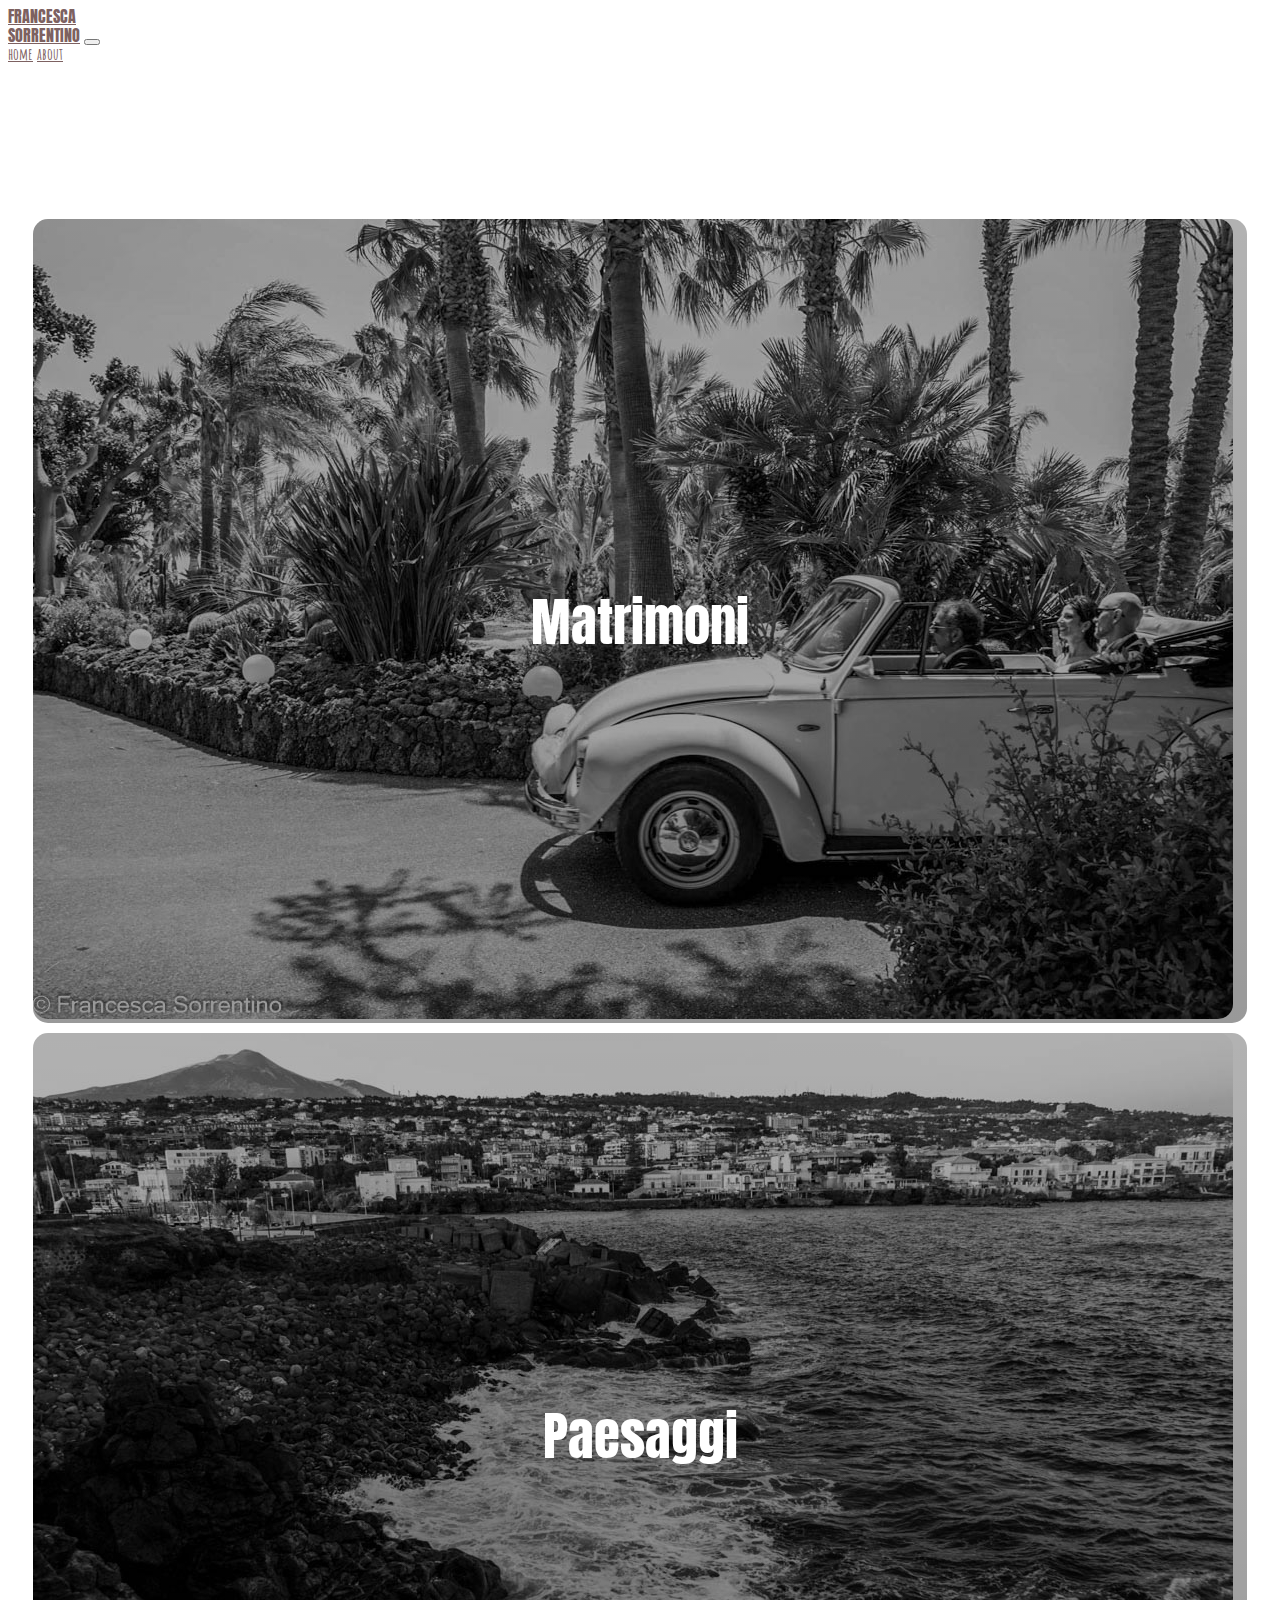
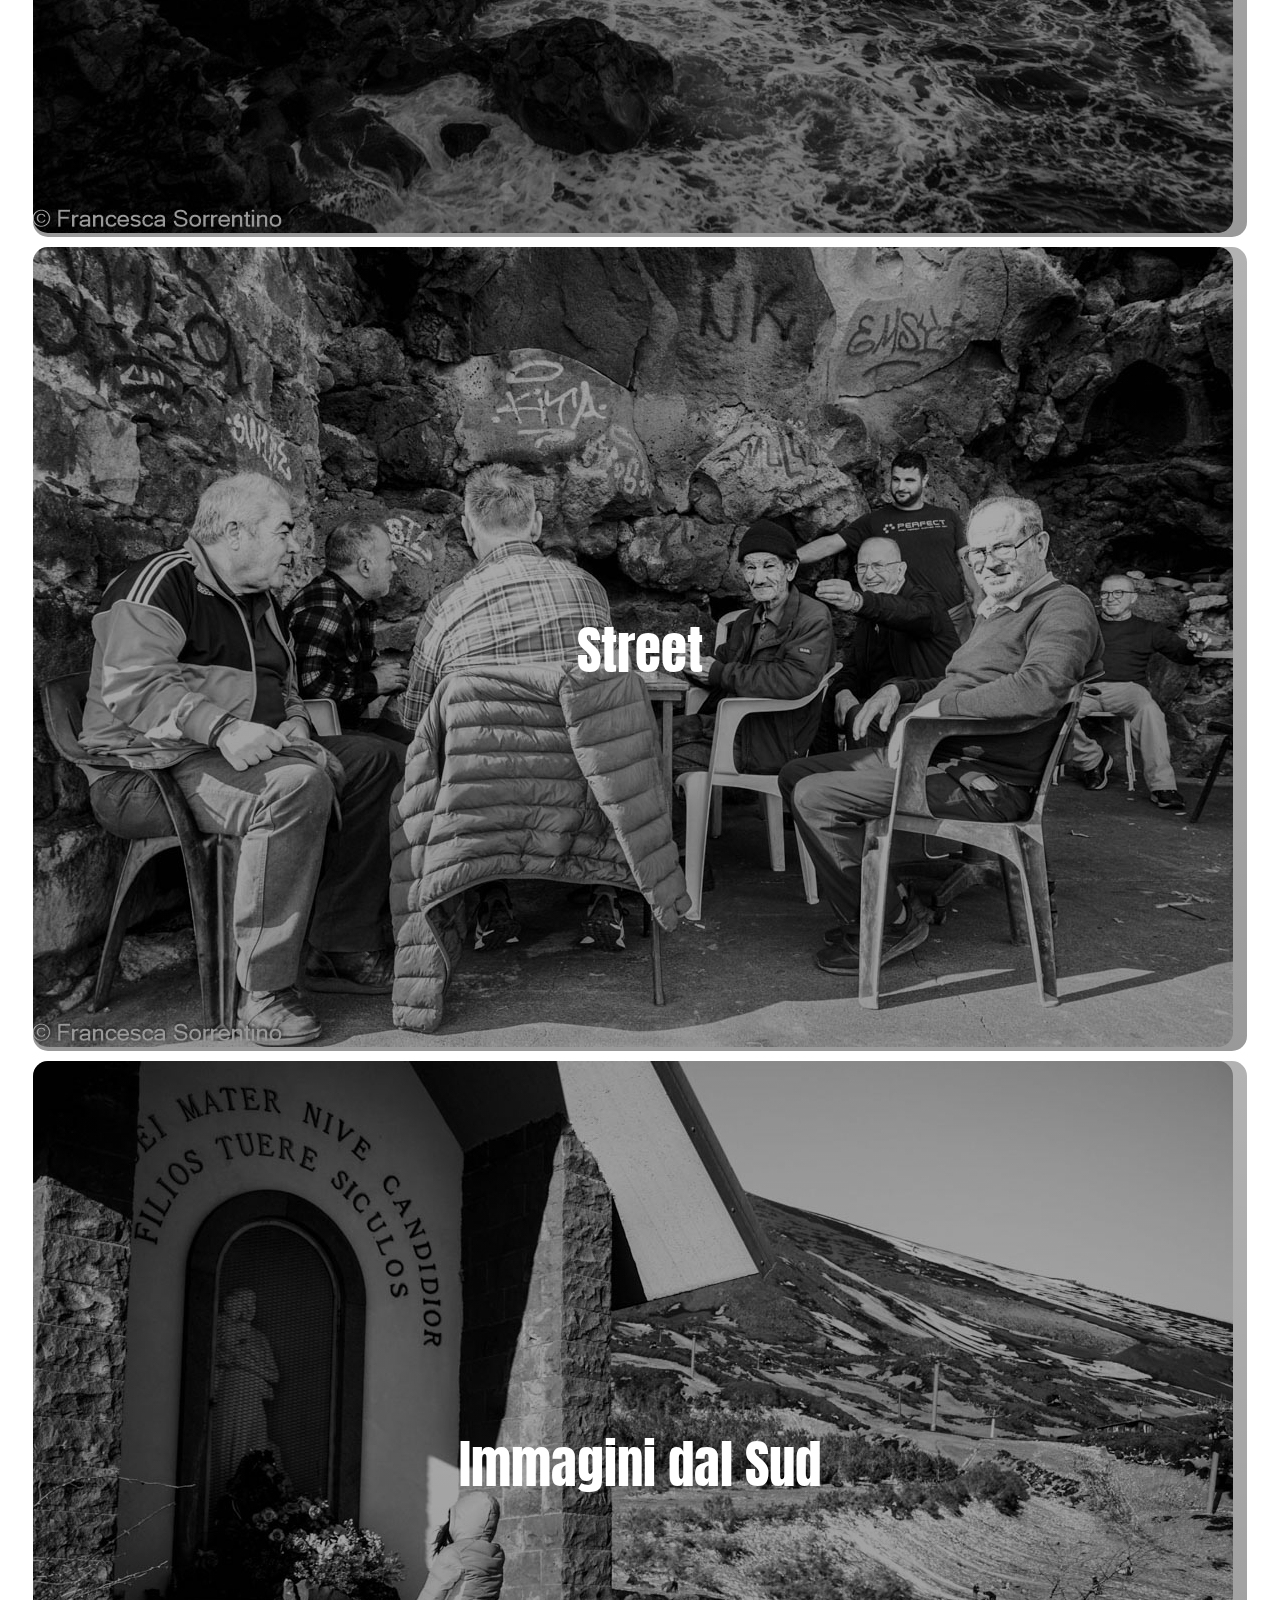
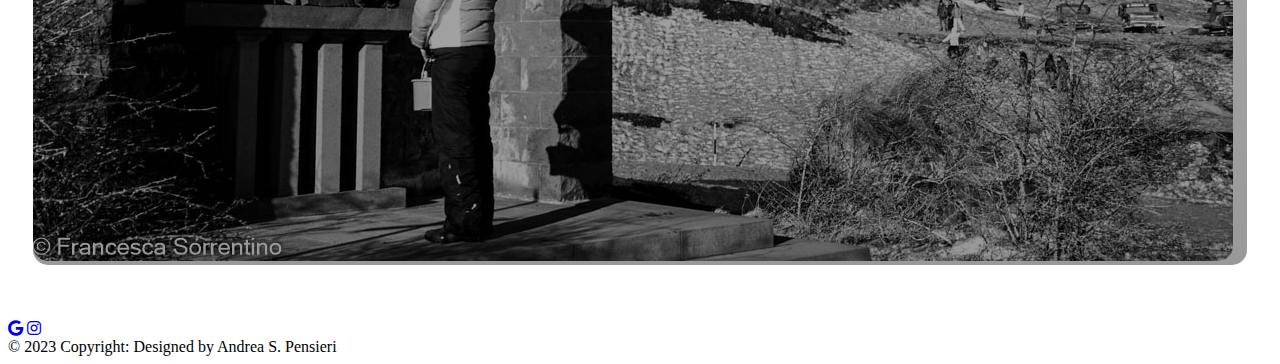
<file: index.html>
<!DOCTYPE html>
<html lang="it">
<head>
    <meta charset="UTF-8">
    <meta http-equiv="X-UA-Compatible" content="IE=edge">
    <meta name="viewport" content="width=device-width, initial-scale=1.0">
    <title>Francesca Sorrentino | HomePage</title>
    <meta name="description" content="Ecco qui alcuni shot dei miei lavori">
    <link rel="stylesheet" href="assets/css/style.css">
    <link href="https://cdn.jsdelivr.net/npm/bootstrap@5.3.0-alpha1/dist/css/bootstrap.min.css" rel="stylesheet" integrity="sha384-GLhlTQ8iRABdZLl6O3oVMWSktQOp6b7In1Zl3/Jr59b6EGGoI1aFkw7cmDA6j6gD" crossorigin="anonymous">

    <link rel="preconnect" href="https://fonts.googleapis.com">
    <link rel="preconnect" href="https://fonts.gstatic.com" crossorigin>
    <link href="https://fonts.googleapis.com/css2?family=Amatic+SC&display=swap" rel="stylesheet">
    <link href="https://fonts.googleapis.com/css2?family=Anton&family=Lobster&family=Rowdies:wght@300&display=swap" rel="stylesheet">

    <link rel="stylesheet" href="https://cdnjs.cloudflare.com/ajax/libs/font-awesome/6.0.0/css/all.min.css" integrity="sha512-9usAa10IRO0HhonpyAIVpjrylPvoDwiPUiKdWk5t3PyolY1cOd4DSE0Ga+ri4AuTroPR5aQvXU9xC6qOPnzFeg==" crossorigin="anonymous" referrerpolicy="no-referrer" />
</head>
<body>
  <nav class="navbar navbar-expand-lg bg-body-tertiary fixed-top pt-3 pb-3">
      <div class="container-md">
      <a class="navbar-brand fs-2" href="#">Francesca<br>Sorrentino</a>
      <button class="navbar-toggler" type="button" data-bs-toggle="collapse" data-bs-target="#navbarNavAltMarkup" aria-controls="navbarNavAltMarkup" aria-expanded="false" aria-label="Toggle navigation">
        <span class="navbar-toggler-icon"></span>
      </button>
      <div class="collapse navbar-collapse fs-4" id="navbarNavAltMarkup">
        <div class="navbar-nav text-center ms-auto">
          <a class="nav-link" aria-current="page" href="">Home</a>
          <a class="nav-link" href="about/index.html">About</a>
        </div>
      </div>
    </div>
  </nav>
  <main>
    <section class="gallery">
      <div class="container-lg">
          <div class="row g-4 row-cols-1 row-cols-md-2 ">
              <div class="col">
                  <div class="img-container">
                  <a class="img_link" href="matrimoni/index.html">
                  <img class="gallery-item" src="assets/img/matrimoni-home.jpg" alt="Una foto di un matrimonio">
                  <div class="img-overlay"></div>
                  <div class="centered">Matrimoni</div>
                  </a>
                  </div>
              </div>
              <div class="col">
                  <div class="img-container">
                  <a class="img_link" href="paesaggi/index.html">
                  <img class="gallery-item" src="assets/img/paesaggio-home.jpg" alt="Una foto di un paesaggio">
                  <div class="img-overlay"></div>
                  <div class="centered">Paesaggi</div>
                  </a>
                  </div>
              </div>
              <div class="col">
                  <div class="img-container">
                  <a class="img_link" href="street/index.html">
                  <img class="gallery-item" src="assets/img/street-home.jpg" alt="Una foto di strada">
                  <div class="img-overlay"></div>
                  <div class="centered">Street</div>
                  </a>
                  </div>
              </div>
              <div class="col">
                  <div class="img-container">
                  <a class="img_link" href="santasicilia/index.html">
                  <img class="gallery-item" src="assets/img/santasicilia-home.jpg" alt="Una foto della Sicilia">
                  <div class="img-overlay"></div>
                  <div class="centered">Immagini dal Sud</div>
                  </a>
                  </div>
              </div>
          </div>
    </section>
  </main>
  <footer class="text-center">
  <div class="container pt-4">
    <section class="mb-4">
      <a
        class="btn btn-link btn-floating btn-lg text-white m-1"
        href="mailto:francescasorrentinofoto@gmail.com"
        role="button"
        data-mdb-ripple-color="dark"
        ><i class="fab fa-google"></i
      ></a>
      <a
        class="btn btn-link btn-floating btn-lg text-white m-1"
        href="https://www.instagram.com/p/CafqqZOIcry/?hl=it"
        role="button"
        data-mdb-ripple-color="dark"
        ><i class="fab fa-instagram"></i
      ></a>
    </section>
  </div>
  <div class="text-center text-white p-3">
    © 2023 Copyright: Designed by Andrea S. Pensieri
  </div>
</footer>
    <script src="https://cdn.jsdelivr.net/npm/bootstrap@5.3.0-alpha1/dist/js/bootstrap.bundle.min.js" integrity="sha384-w76AqPfDkMBDXo30jS1Sgez6pr3x5MlQ1ZAGC+nuZB+EYdgRZgiwxhTBTkF7CXvN" crossorigin="anonymous"></script>
</body>
</html>
</file>
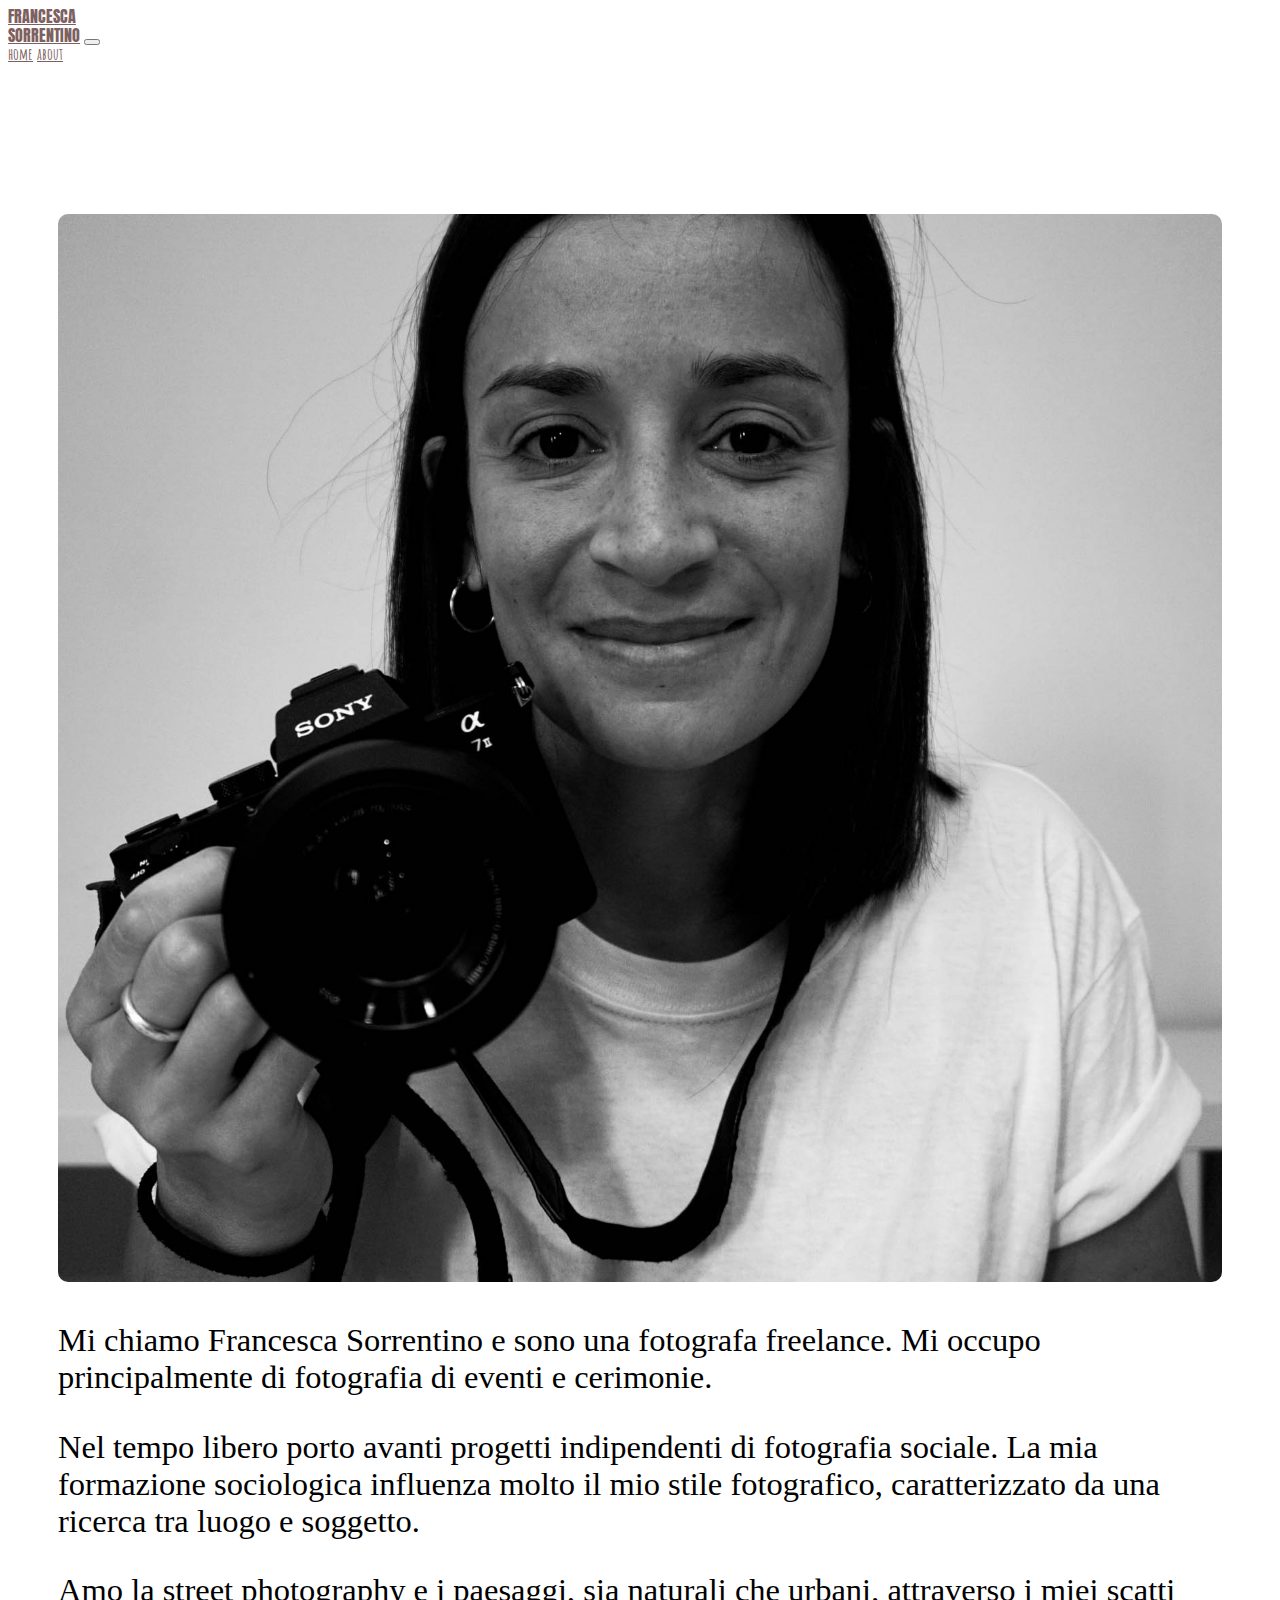
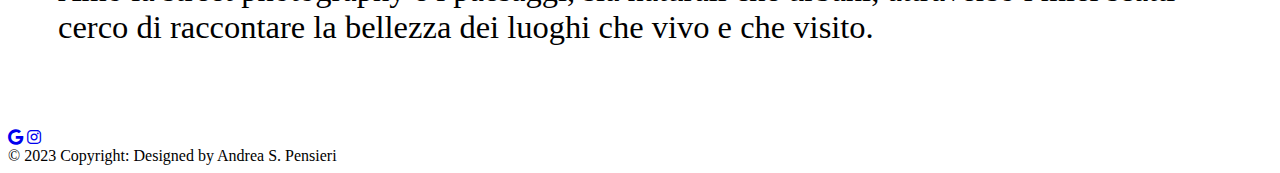
<file: about/index.html>
<!DOCTYPE html>
<html lang="en">
<head>
    <meta charset="UTF-8">
    <meta http-equiv="X-UA-Compatible" content="IE=edge">
    <meta name="viewport" content="width=device-width, initial-scale=1.0">
    <title>Francesca Sorrentino | About</title>
    <meta name="description" content="Qualche curiosità su di me">
    <link rel="stylesheet" href="../assets/css/style.css">
    <link href="https://cdn.jsdelivr.net/npm/bootstrap@5.3.0-alpha1/dist/css/bootstrap.min.css" rel="stylesheet" integrity="sha384-GLhlTQ8iRABdZLl6O3oVMWSktQOp6b7In1Zl3/Jr59b6EGGoI1aFkw7cmDA6j6gD" crossorigin="anonymous">

    <link rel="preconnect" href="https://fonts.googleapis.com">
    <link rel="preconnect" href="https://fonts.gstatic.com" crossorigin>
    <link href="https://fonts.googleapis.com/css2?family=Amatic+SC&display=swap" rel="stylesheet">
    <link href="https://fonts.googleapis.com/css2?family=Anton&family=Lobster&family=Rowdies:wght@300&display=swap" rel="stylesheet">
    <link href="https://fonts.googleapis.com/css2?family=Kalam:wght@300&family=Lora&   family=Merienda:wght@300&family=PT+Sans&family=Source+Sans+Pro:wght@200&display=swap"    rel="stylesheet"> 
    
    <link rel="stylesheet" href="https://cdnjs.cloudflare.com/ajax/libs/font-awesome/6.0.0/css/all.min.css" integrity="sha512-9usAa10IRO0HhonpyAIVpjrylPvoDwiPUiKdWk5t3PyolY1cOd4DSE0Ga+ri4AuTroPR5aQvXU9xC6qOPnzFeg==" crossorigin="anonymous" referrerpolicy="no-referrer" />
</head>
<body>
  <nav class="navbar navbar-expand-lg bg-body-tertiary fixed-top pt-3 pb-3">
      <div class="container-fluid">
      <a class="navbar-brand fs-2" href="../index.html">Francesca<br>Sorrentino</a>
      <button class="navbar-toggler" type="button" data-bs-toggle="collapse" data-bs-target="#navbarNavAltMarkup" aria-controls="navbarNavAltMarkup" aria-expanded="false" aria-label="Toggle navigation">
        <span class="navbar-toggler-icon"></span>
      </button>
      <div class="collapse navbar-collapse fs-4" id="navbarNavAltMarkup">
        <div class="navbar-nav text-center ms-auto">
          <a class="nav-link" aria-current="page" href="../index.html">Home</a>
          <a class="nav-link" href="#">About</a>
        </div>
      </div>
    </div>
  </nav>
    <section class="about">
        <div class="container-fluid">
          <div class="row align-items-center row-cols-1 row-cols-md-2">
            <div class="col">
              <img class="about-img" src="../assets/img/Foto-1.jpg" alt="Una foto di Francesca Sorrentino">
            </div>
            <div class="text-container col">
              <p>Mi chiamo Francesca Sorrentino e sono una fotografa freelance.
              Mi occupo principalmente di fotografia di eventi e cerimonie.</p>
              <p>Nel tempo libero porto avanti progetti indipendenti di fotografia sociale.
                La mia formazione sociologica influenza molto il mio stile fotografico, caratterizzato da una ricerca tra luogo e soggetto.
              <p>Amo la street photography e i paesaggi, sia naturali che urbani, attraverso i miei scatti cerco di raccontare la bellezza dei luoghi che vivo e che visito.</p>
              </p>
            </div>
          </div>
        </div>
    </section>
      <footer class="text-center">
  <div class="container pt-4">
    <section class="mb-4">
      <a
        class="btn btn-link btn-floating btn-lg text-white m-1"
        href="mailto:francescasorrentinofoto@gmail.com"
        role="button"
        data-mdb-ripple-color="dark"
        ><i class="fab fa-google"></i
      ></a>
      <a
        class="btn btn-link btn-floating btn-lg text-white m-1"
        href="https://www.instagram.com/p/CafqqZOIcry/?hl=it"
        role="button"
        data-mdb-ripple-color="dark"
        ><i class="fab fa-instagram"></i
      ></a>
    </section>
  </div>
  <div class="text-center text-white p-3">
    © 2023 Copyright: Designed by Andrea S. Pensieri
  </div>
</footer>
    <script src="https://cdn.jsdelivr.net/npm/bootstrap@5.3.0-alpha1/dist/js/bootstrap.bundle.min.js" integrity="sha384-w76AqPfDkMBDXo30jS1Sgez6pr3x5MlQ1ZAGC+nuZB+EYdgRZgiwxhTBTkF7CXvN" crossorigin="anonymous">
    </script>
</body>
</html>
</file>
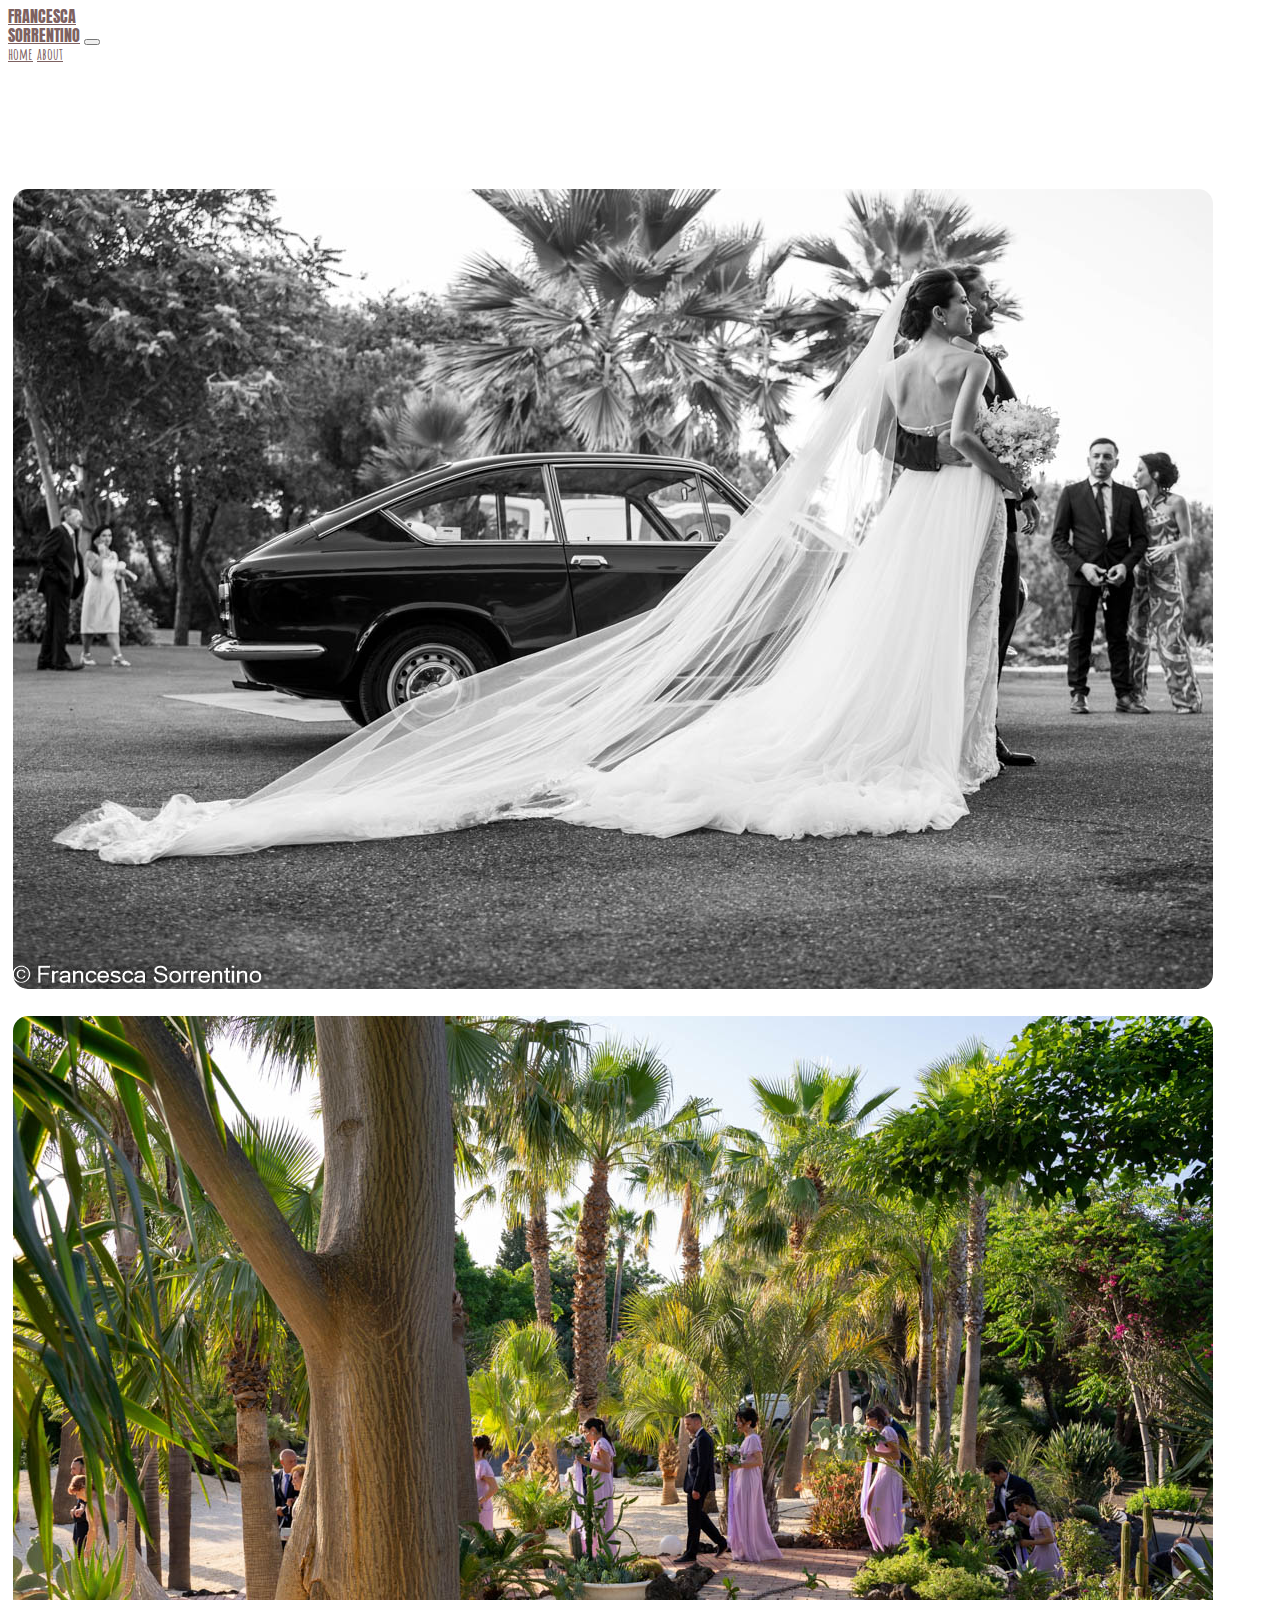
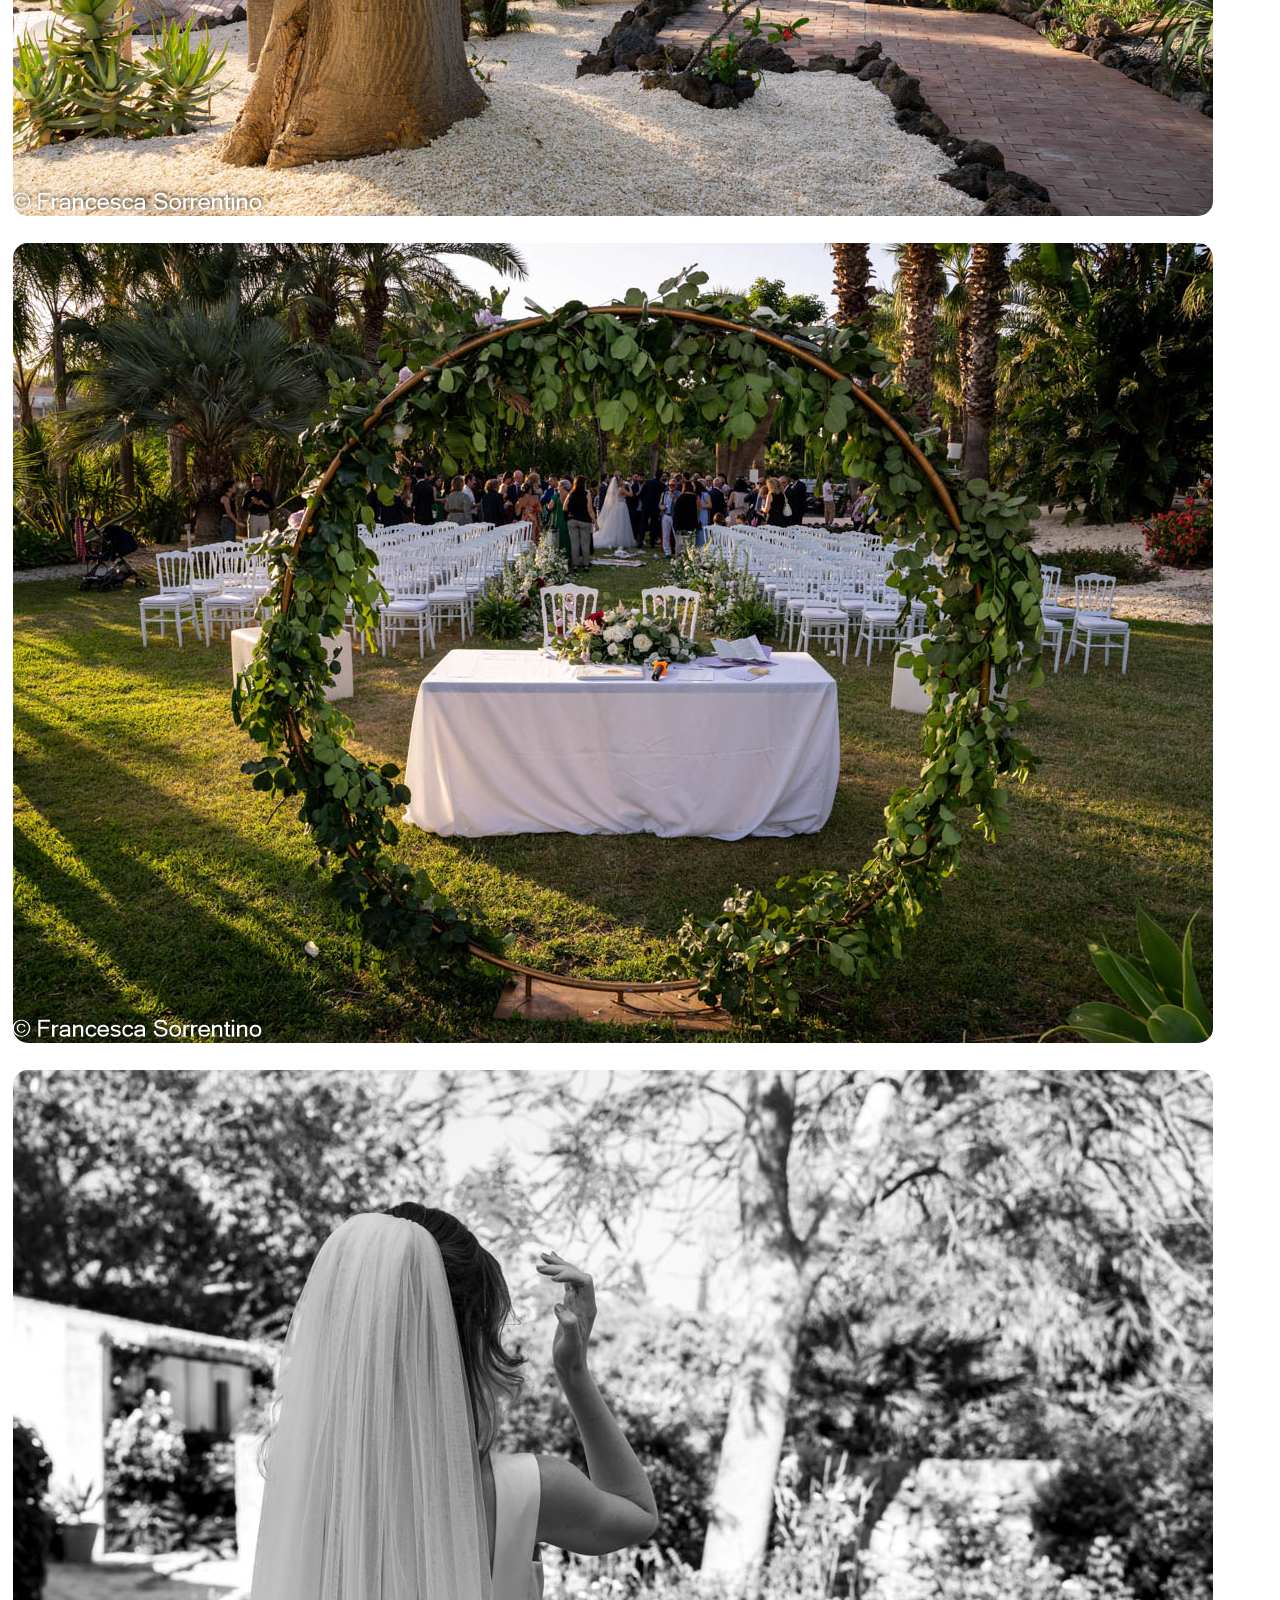
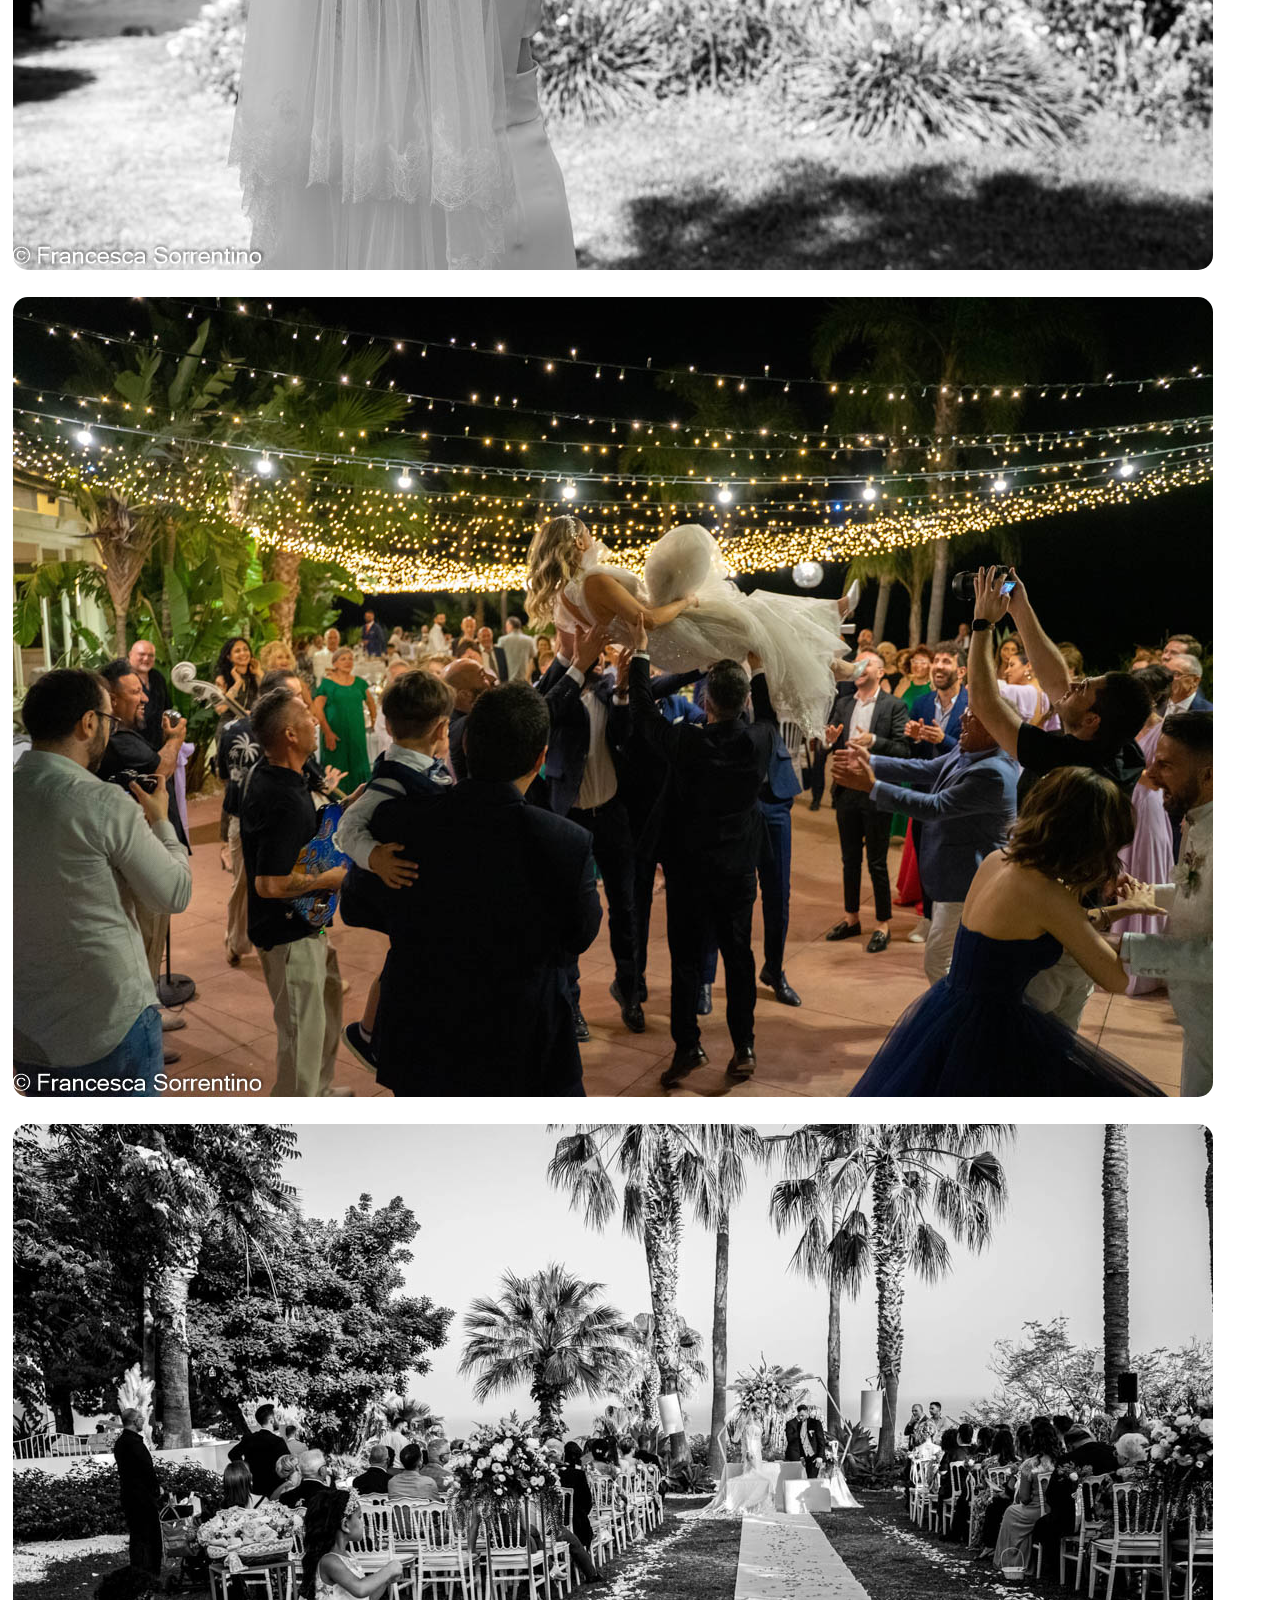
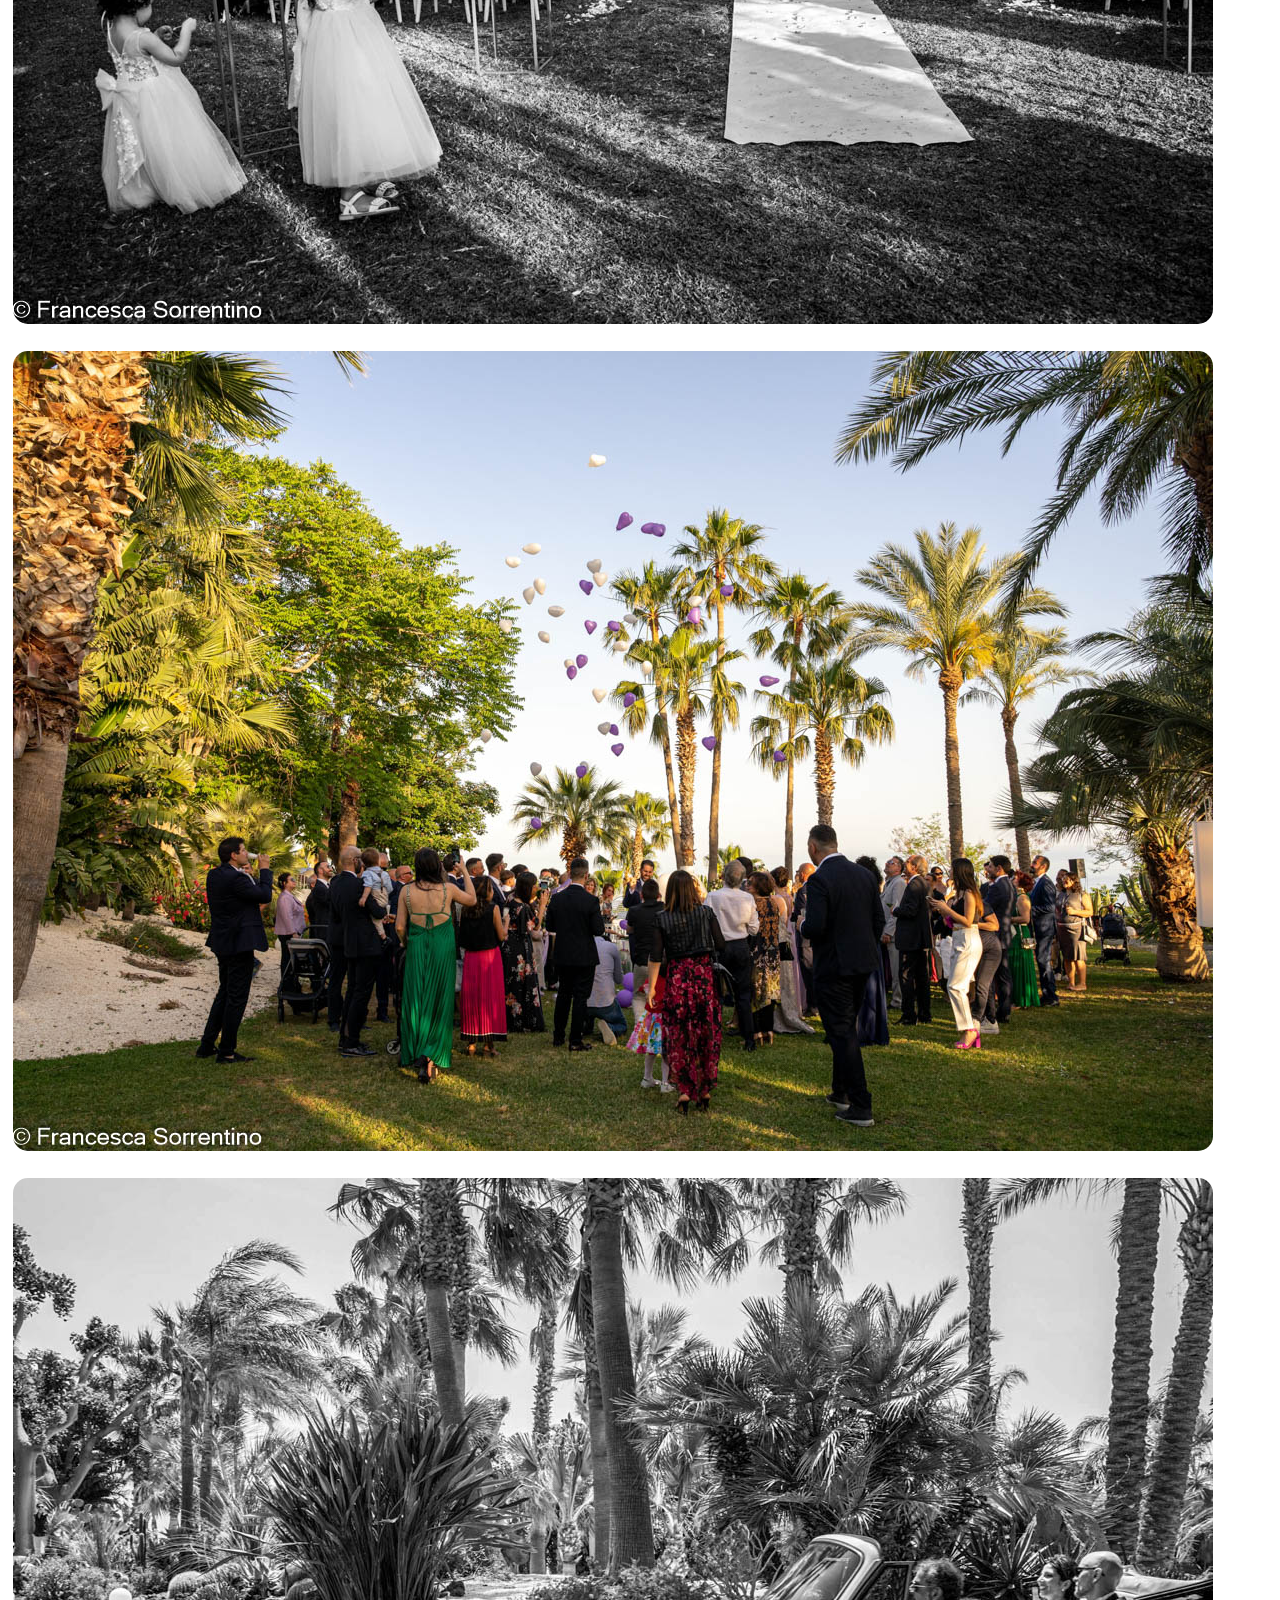
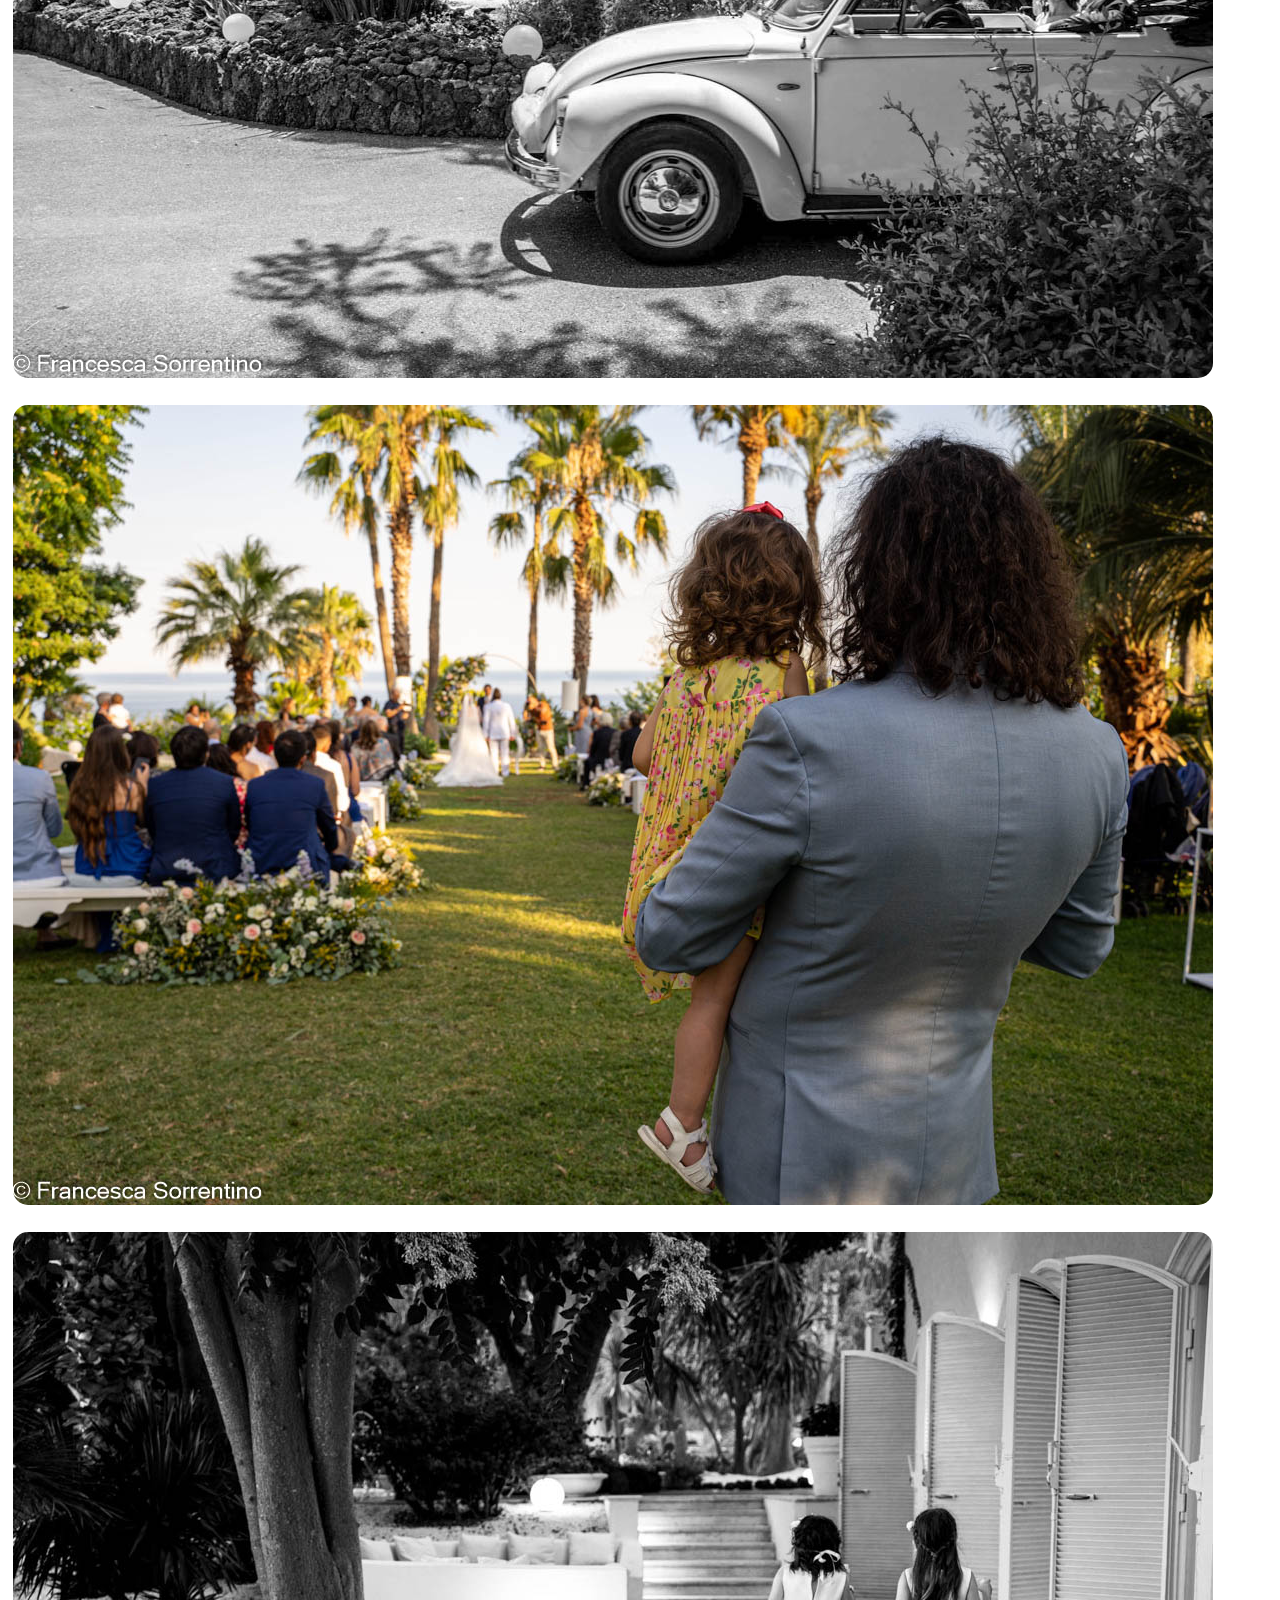
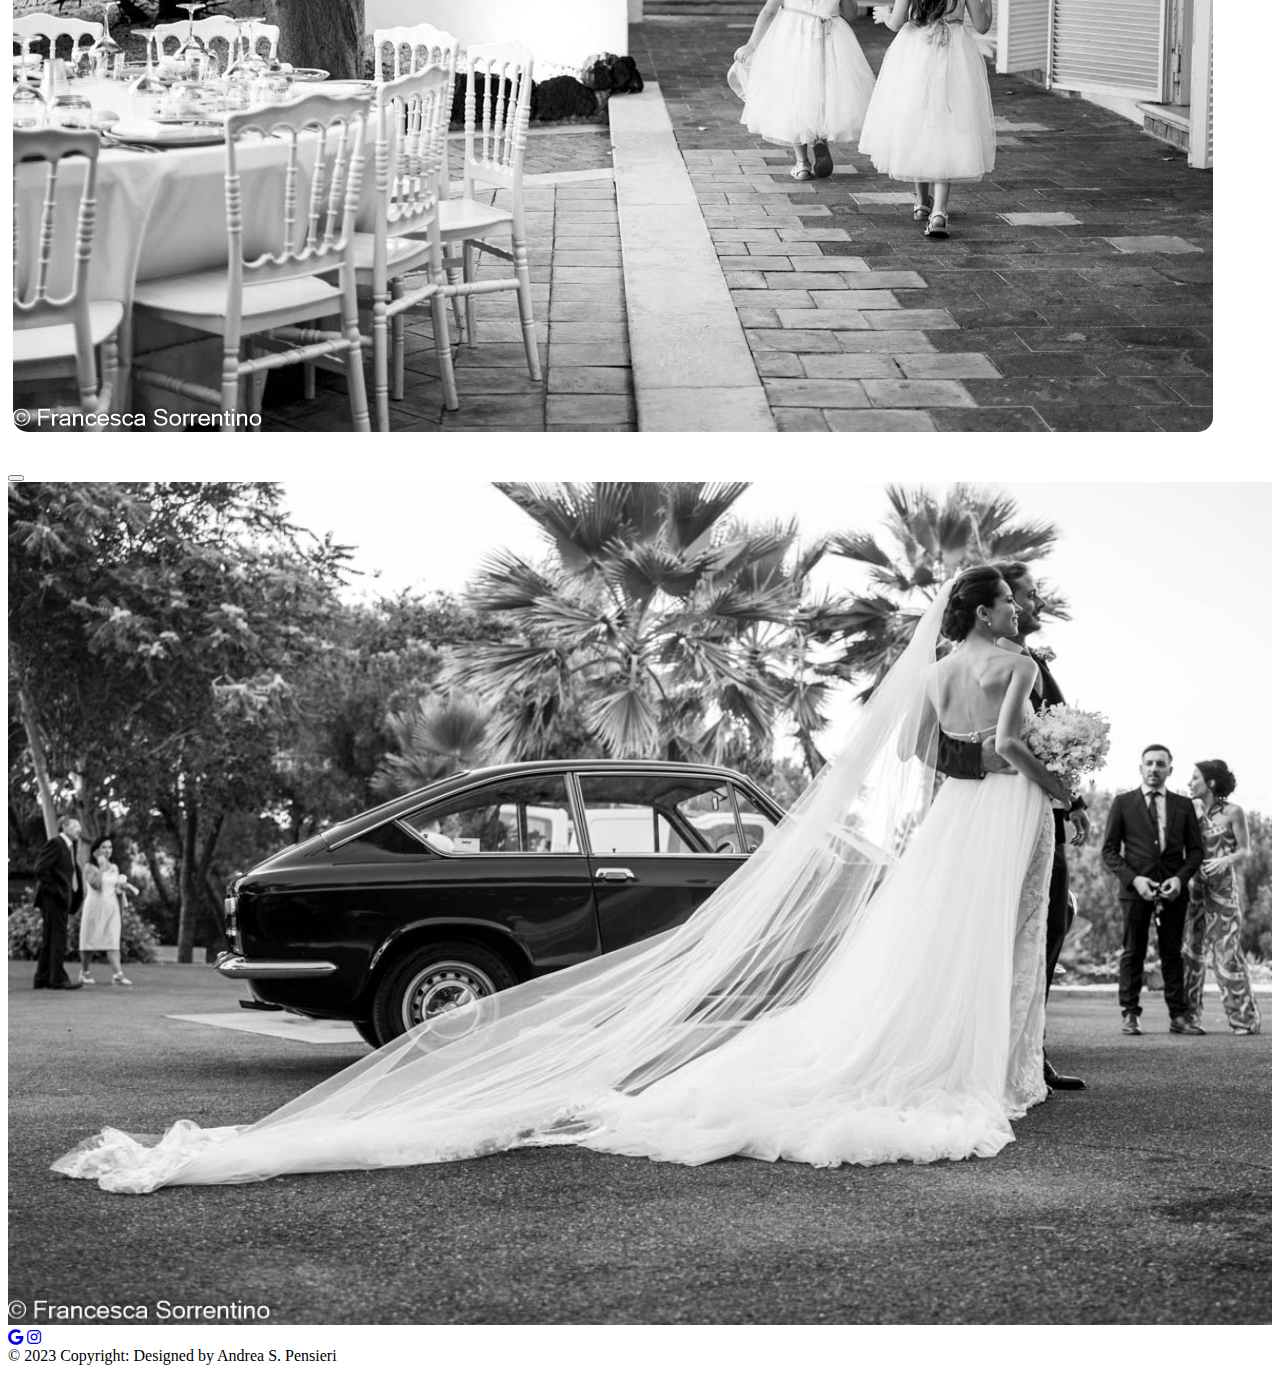
<file: matrimoni/index.html>
<!DOCTYPE html>
<html lang="en">
<head>
    <meta charset="UTF-8">
    <meta http-equiv="X-UA-Compatible" content="IE=edge">
    <meta name="viewport" content="width=device-width, initial-scale=1.0">
    <title>Francesca Sorrentino | Matrimoni</title>
    <meta name="description" content="Alcune foto di matrimoni">
    <link rel="stylesheet" href="../assets/css/style2.css">
    <link href="https://cdn.jsdelivr.net/npm/bootstrap@5.3.0-alpha1/dist/css/bootstrap.min.css" rel="stylesheet" integrity="sha384-GLhlTQ8iRABdZLl6O3oVMWSktQOp6b7In1Zl3/Jr59b6EGGoI1aFkw7cmDA6j6gD" crossorigin="anonymous">

    <link rel="preconnect" href="https://fonts.googleapis.com">
    <link rel="preconnect" href="https://fonts.gstatic.com" crossorigin>
    <link href="https://fonts.googleapis.com/css2?family=Amatic+SC&display=swap" rel="stylesheet">
    <link href="https://fonts.googleapis.com/css2?family=Anton&family=Lobster&family=Rowdies:wght@300&display=swap" rel="stylesheet">
    
    <link rel="stylesheet" href="https://cdnjs.cloudflare.com/ajax/libs/font-awesome/6.0.0/css/all.min.css" integrity="sha512-9usAa10IRO0HhonpyAIVpjrylPvoDwiPUiKdWk5t3PyolY1cOd4DSE0Ga+ri4AuTroPR5aQvXU9xC6qOPnzFeg==" crossorigin="anonymous" referrerpolicy="no-referrer" />
</head>
<body>
    <nav class="navbar navbar-expand-lg bg-body-tertiary fixed-top pt-3 pb-3">
      <div class="container-fluid">
      <a class="navbar-brand fs-2" href="../index.html">Francesca<br>Sorrentino</a>
      <button class="navbar-toggler" type="button" data-bs-toggle="collapse" data-bs-target="#navbarNavAltMarkup" aria-controls="navbarNavAltMarkup" aria-expanded="false" aria-label="Toggle navigation">
        <span class="navbar-toggler-icon"></span>
      </button>
      <div class="collapse navbar-collapse fs-4" id="navbarNavAltMarkup">
        <div class="navbar-nav text-center ms-auto">
          <a class="nav-link active" aria-current="page" href="../index.html">Home</a>
          <a class="nav-link" href="../about/index.html">About</a>
        </div>
      </div>
    </div>
  </nav>
  <main>
  <section class="gallery">
    <div class="container-fluid">
        <div class="row g-2 row-cols-1 row-cols-md-3">
          <div class="col">
                  <div class="img-container">
                  <img class="gallery-item" src="../assets/img/matrimoni-1.jpg" alt="Una foto di un matrimonio">
                  </div>
          </div>
          <div class="col">
                  <div class="img-container">
                  <img class="gallery-item" src="../assets/img/matrimoni-2.jpg" alt="Una foto di un matrimonio">
                  </div>
          </div>
          <div class="col">
                  <div class="img-container">
                  <img class="gallery-item" src="../assets/img/matrimoni-3.jpg" alt="Una foto di un matrimonio">
                  </div>
          </div>
          <div class="col">
                  <div class="img-container">
                  <img class="gallery-item" src="../assets/img/matrimoni-4.jpg" alt="Una foto di un matrimonio">
                  </div>
          </div>
          <div class="col">
                  <div class="img-container">
                  <img class="gallery-item" src="../assets/img/matrimoni-5.jpg" alt="Una foto di un matrimonio">
                  </div>
          </div>
          <div class="col">
                  <div class="img-container">
                  <img class="gallery-item" src="../assets/img/matrimoni-6.jpg" alt="Una foto di un matrimonio">
                  </div>
          </div>
          <div class="col">
                  <div class="img-container">
                  <img class="gallery-item" src="../assets/img/matrimoni-7.jpg" alt="Una foto di un matrimonio">
                  </div>
          </div>
          <div class="col">
                  <div class="img-container">
                  <img class="gallery-item" src="../assets/img/matrimoni-8.jpg" alt="Una foto di un matrimonio">
                  </div>
          </div>
          <div class="col">
                  <div class="img-container">
                  <img class="gallery-item" src="../assets/img/matrimoni-9.jpg" alt="Una foto di un matrimonio">
                  </div>
          </div>
          <div class="col">
                  <div class="img-container">
                  <img class="gallery-item" src="../assets/img/matrimoni-10.jpg" alt="Una foto di un matrimonio">
                  </div>
          </div>
        </div>
    </div>
  </section>
<div class="modal fade" id="gallery-modal" tabindex="-1" aria-labelledby="exampleModalLabel" aria-hidden="true">
  <div class="modal-dialog modal-dialog-centered modal-lg">
    <div class="modal-content">
      <div class="modal-header">
        <button type="button" class="btn-close" data-bs-dismiss="modal" aria-label="Close"></button>
      </div>
      <div class="modal-body">
        <img src="../assets/img/matrimoni-1.jpg" class="modal-img" alt="modal img matrimonio">
      </div>
    </div>
  </div>
</div>
</main>
  <footer class="text-center">
  <div class="container pt-4">
    <section class="mb-4">
      <a
        class="btn btn-link btn-floating btn-lg text-white m-1"
        href="mailto:francescasorrentinofoto@gmail.com"
        role="button"
        data-mdb-ripple-color="dark"
        ><i class="fab fa-google"></i
      ></a>
      <a
        class="btn btn-link btn-floating btn-lg text-white m-1"
        href="https://www.instagram.com/p/CafqqZOIcry/?hl=it"
        role="button"
        data-mdb-ripple-color="dark"
        ><i class="fab fa-instagram"></i
      ></a>
    </section>
  </div>
  <div class="text-center text-white p-3">
    © 2023 Copyright: Designed by Andrea S. Pensieri
  </div>
</footer>
</body>
<script src="https://cdn.jsdelivr.net/npm/bootstrap@5.3.0-alpha1/dist/js/bootstrap.bundle.min.js" integrity="sha384-w76AqPfDkMBDXo30jS1Sgez6pr3x5MlQ1ZAGC+nuZB+EYdgRZgiwxhTBTkF7CXvN" crossorigin="anonymous"></script>
<script src="../assets/js/main.js"></script>
</html>
</file>
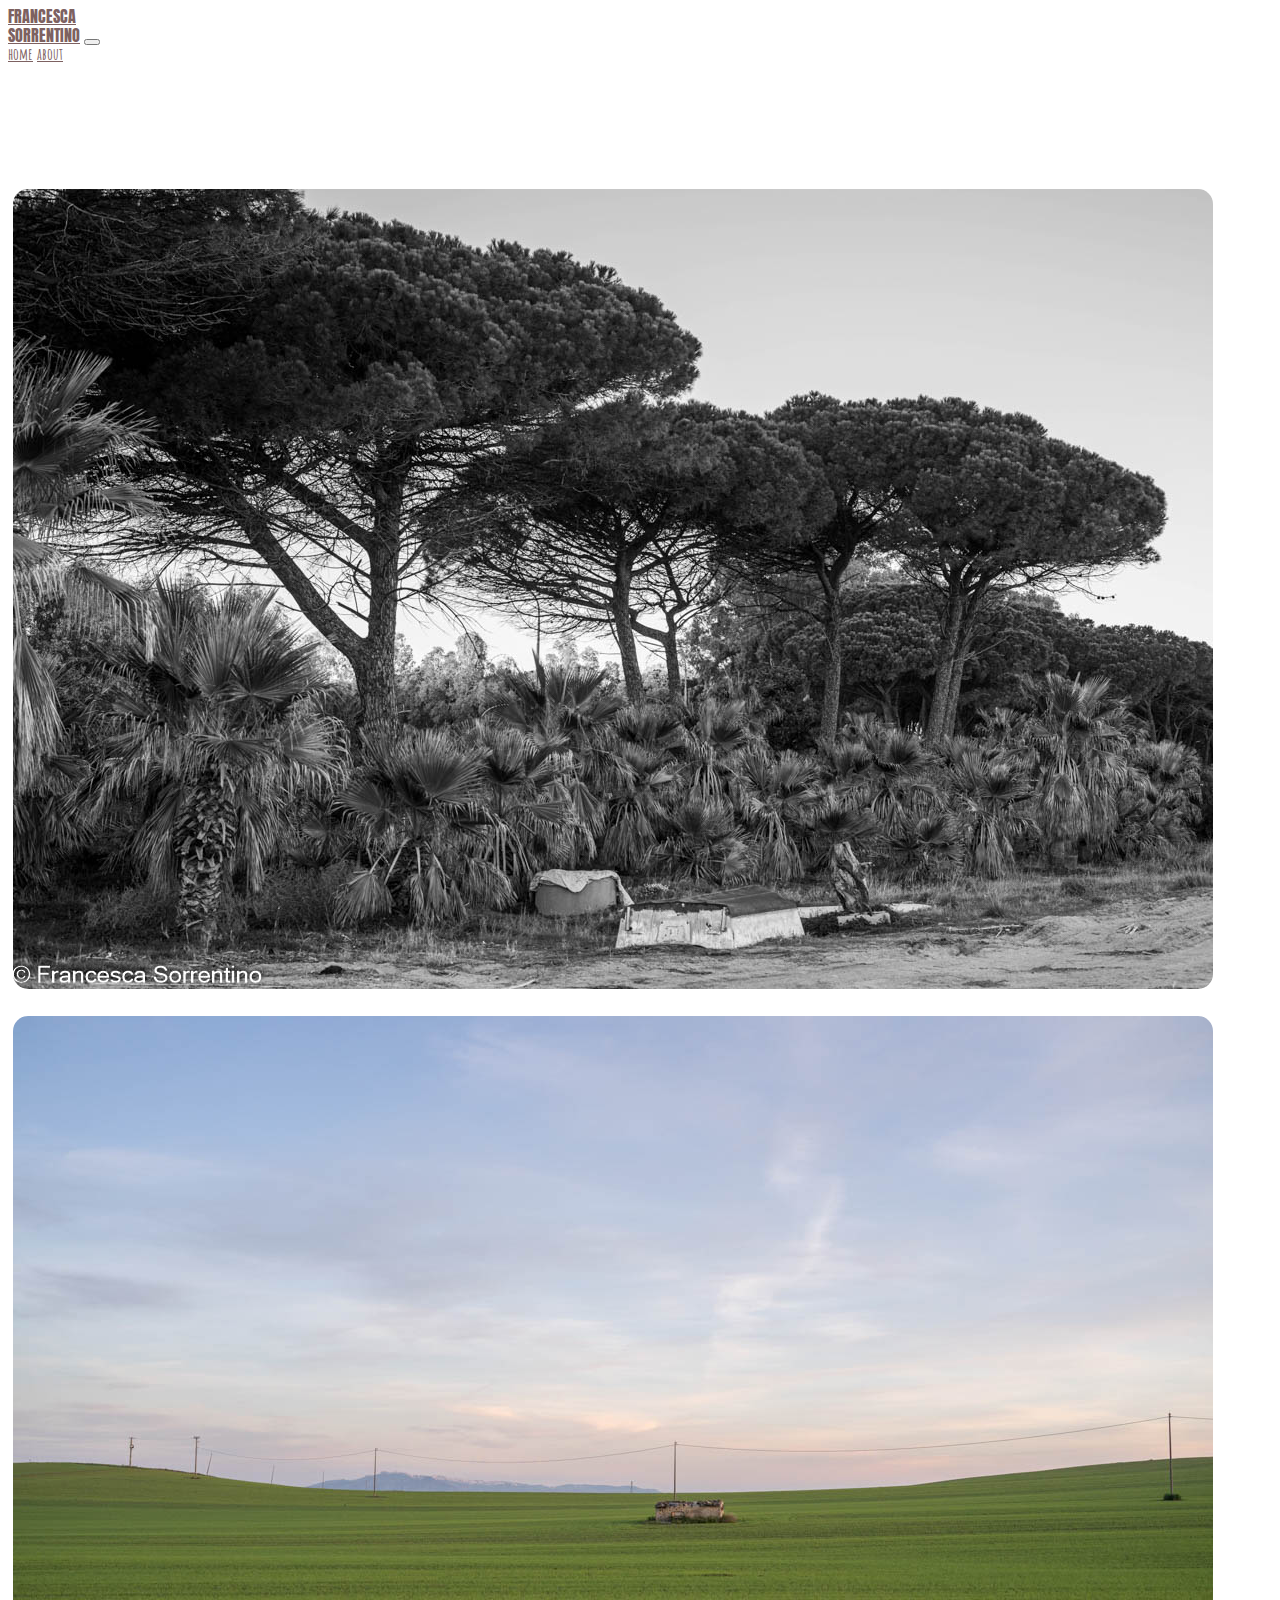
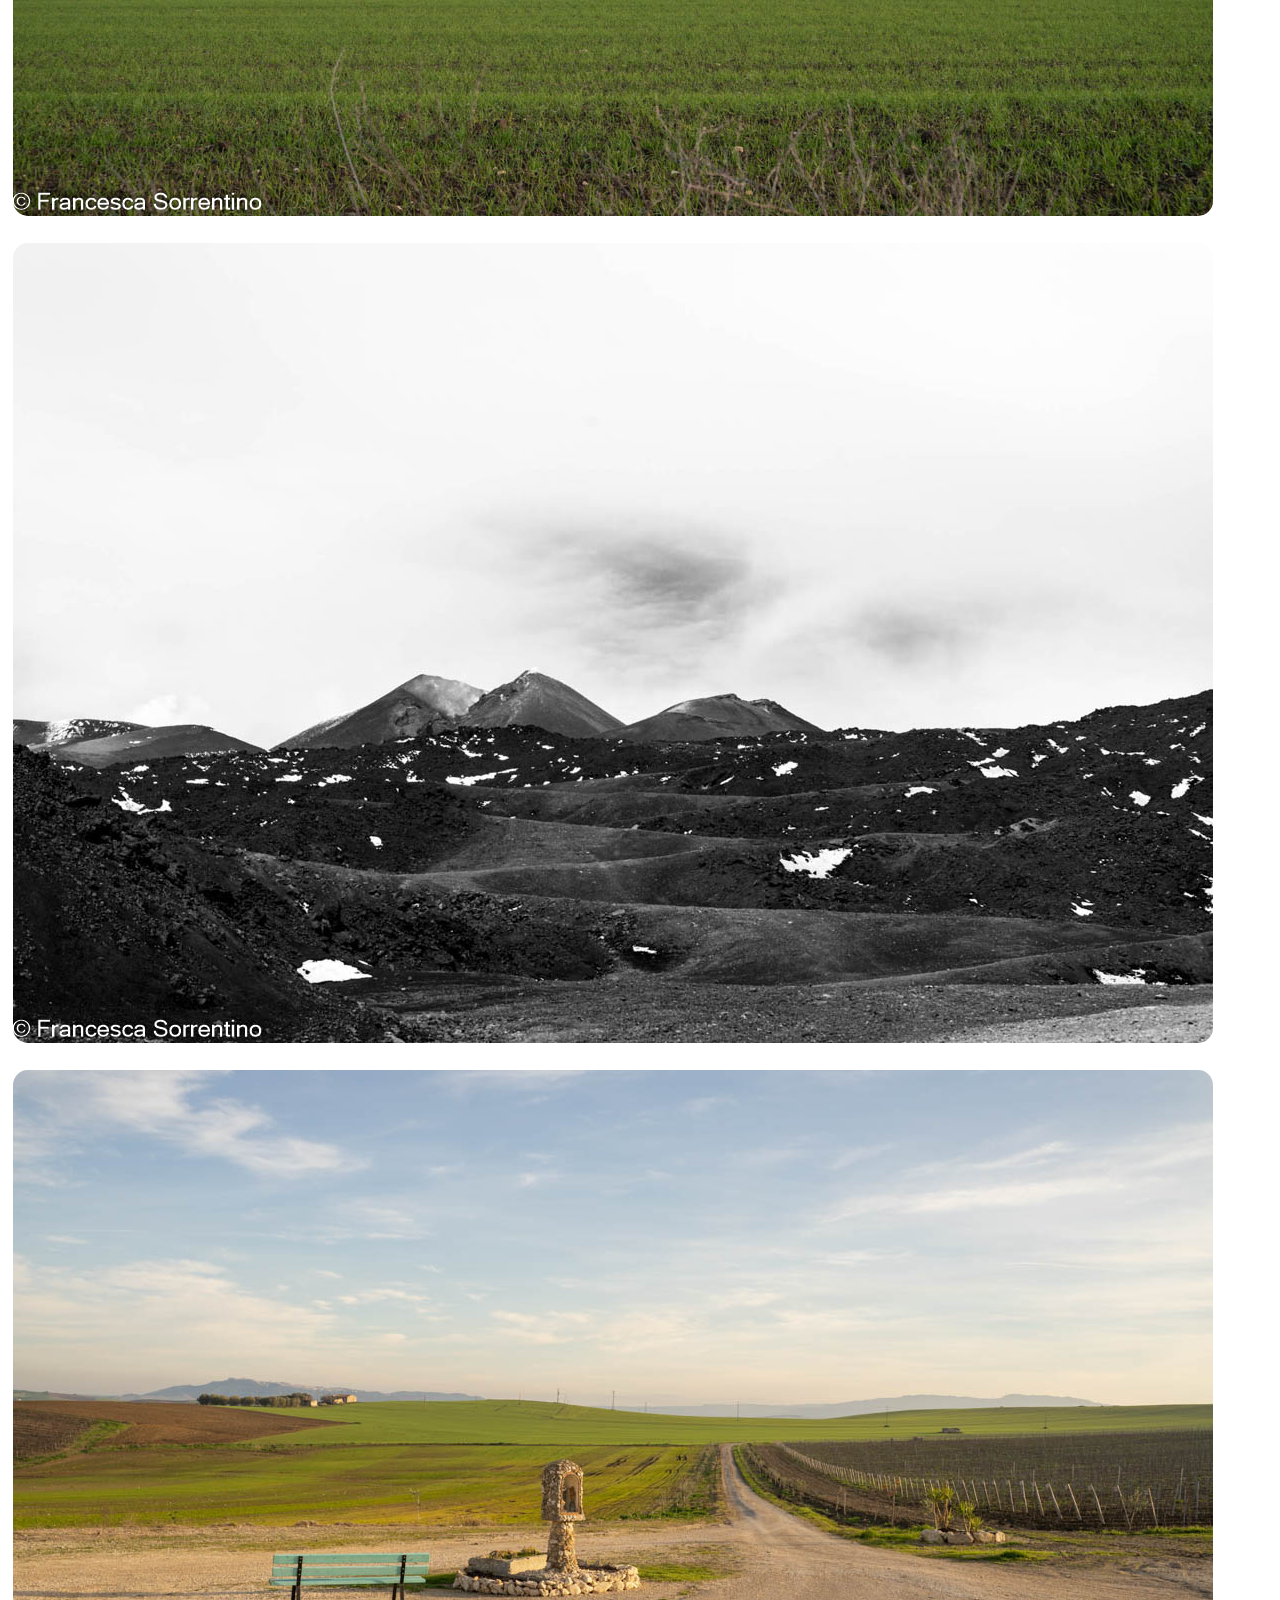
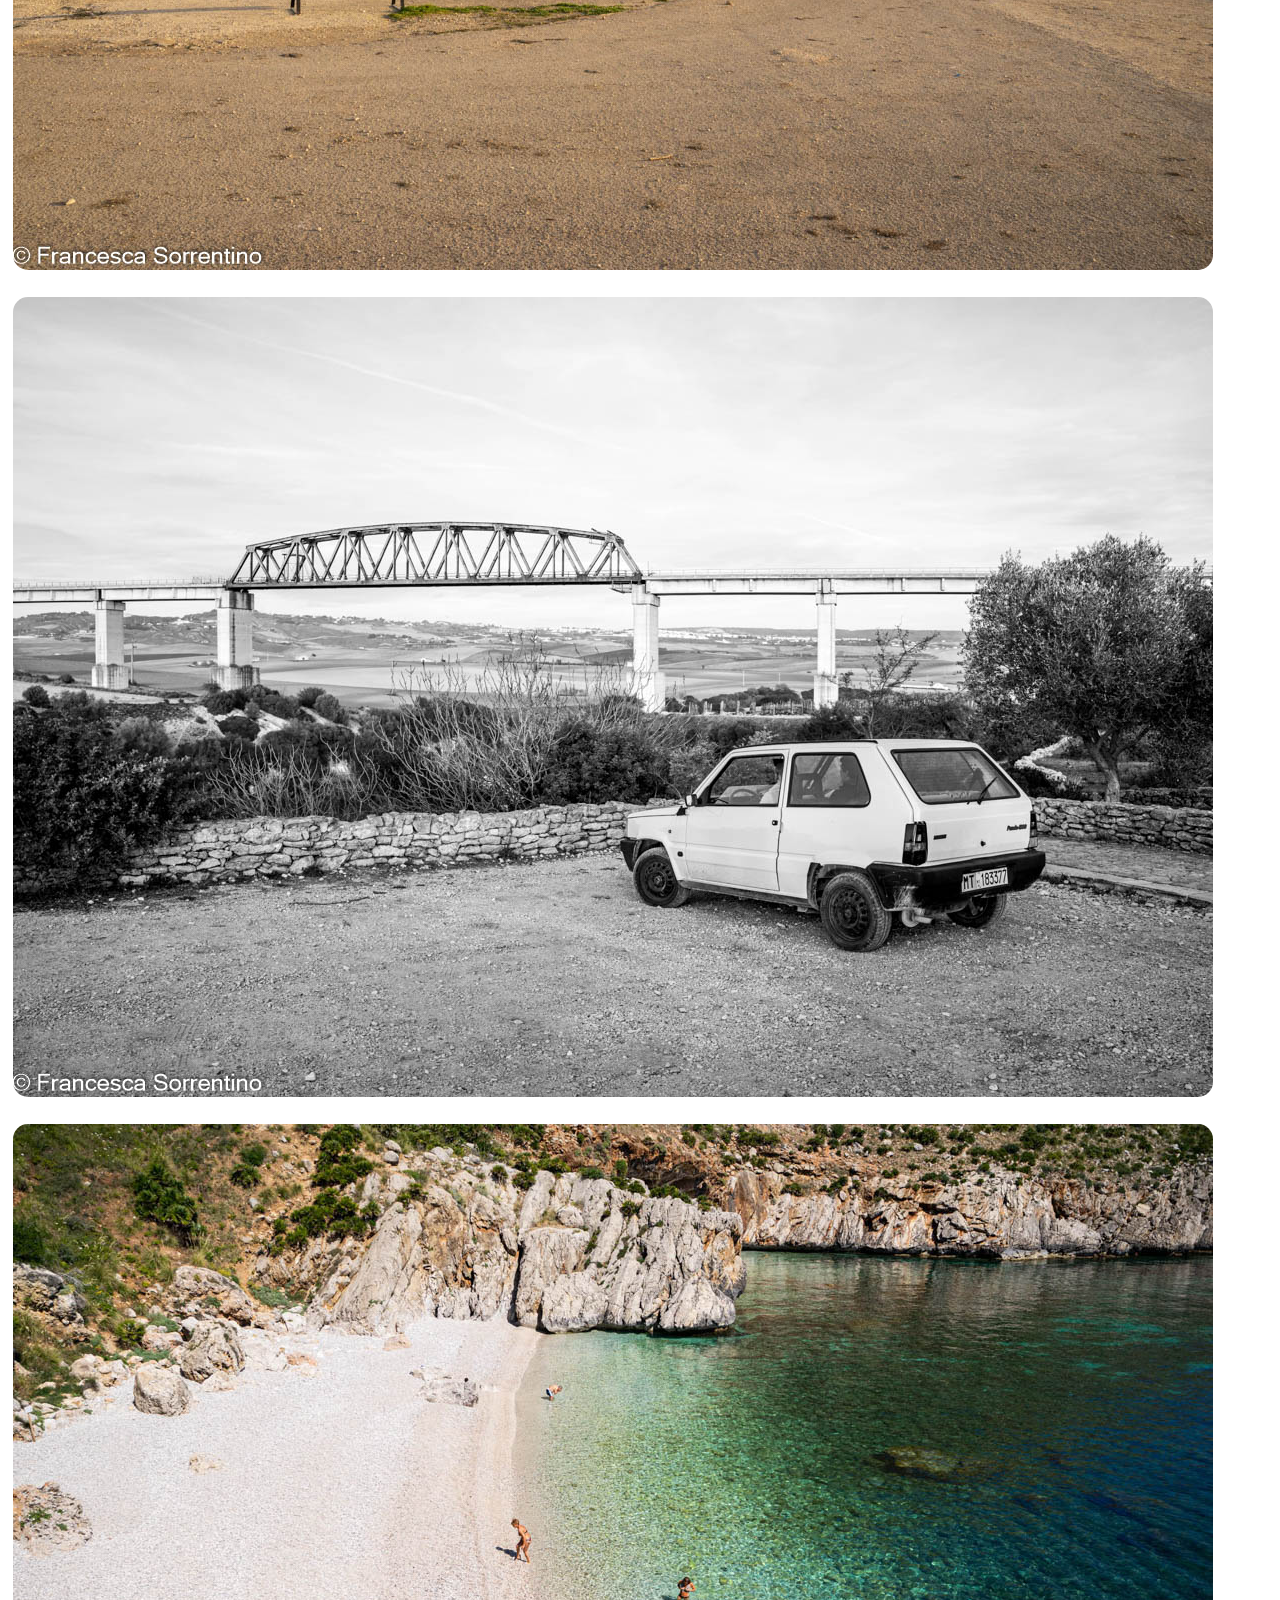
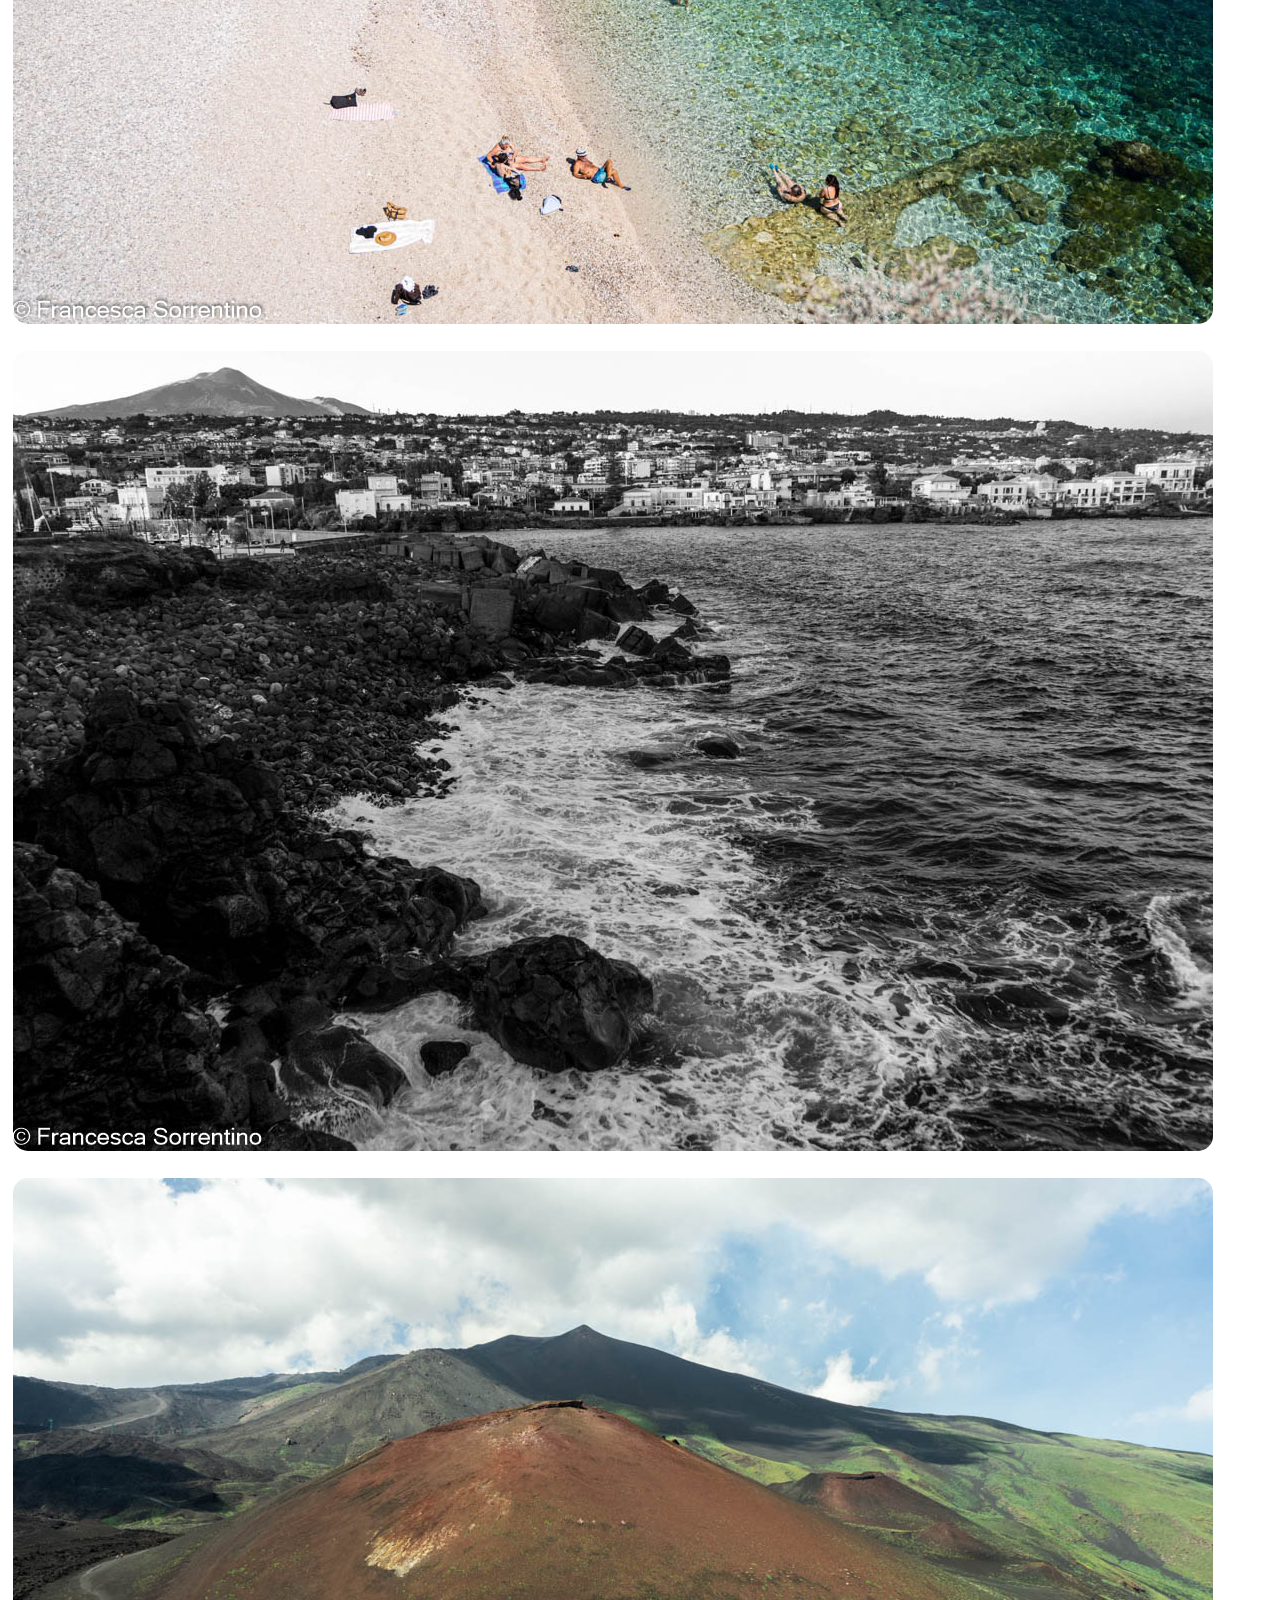
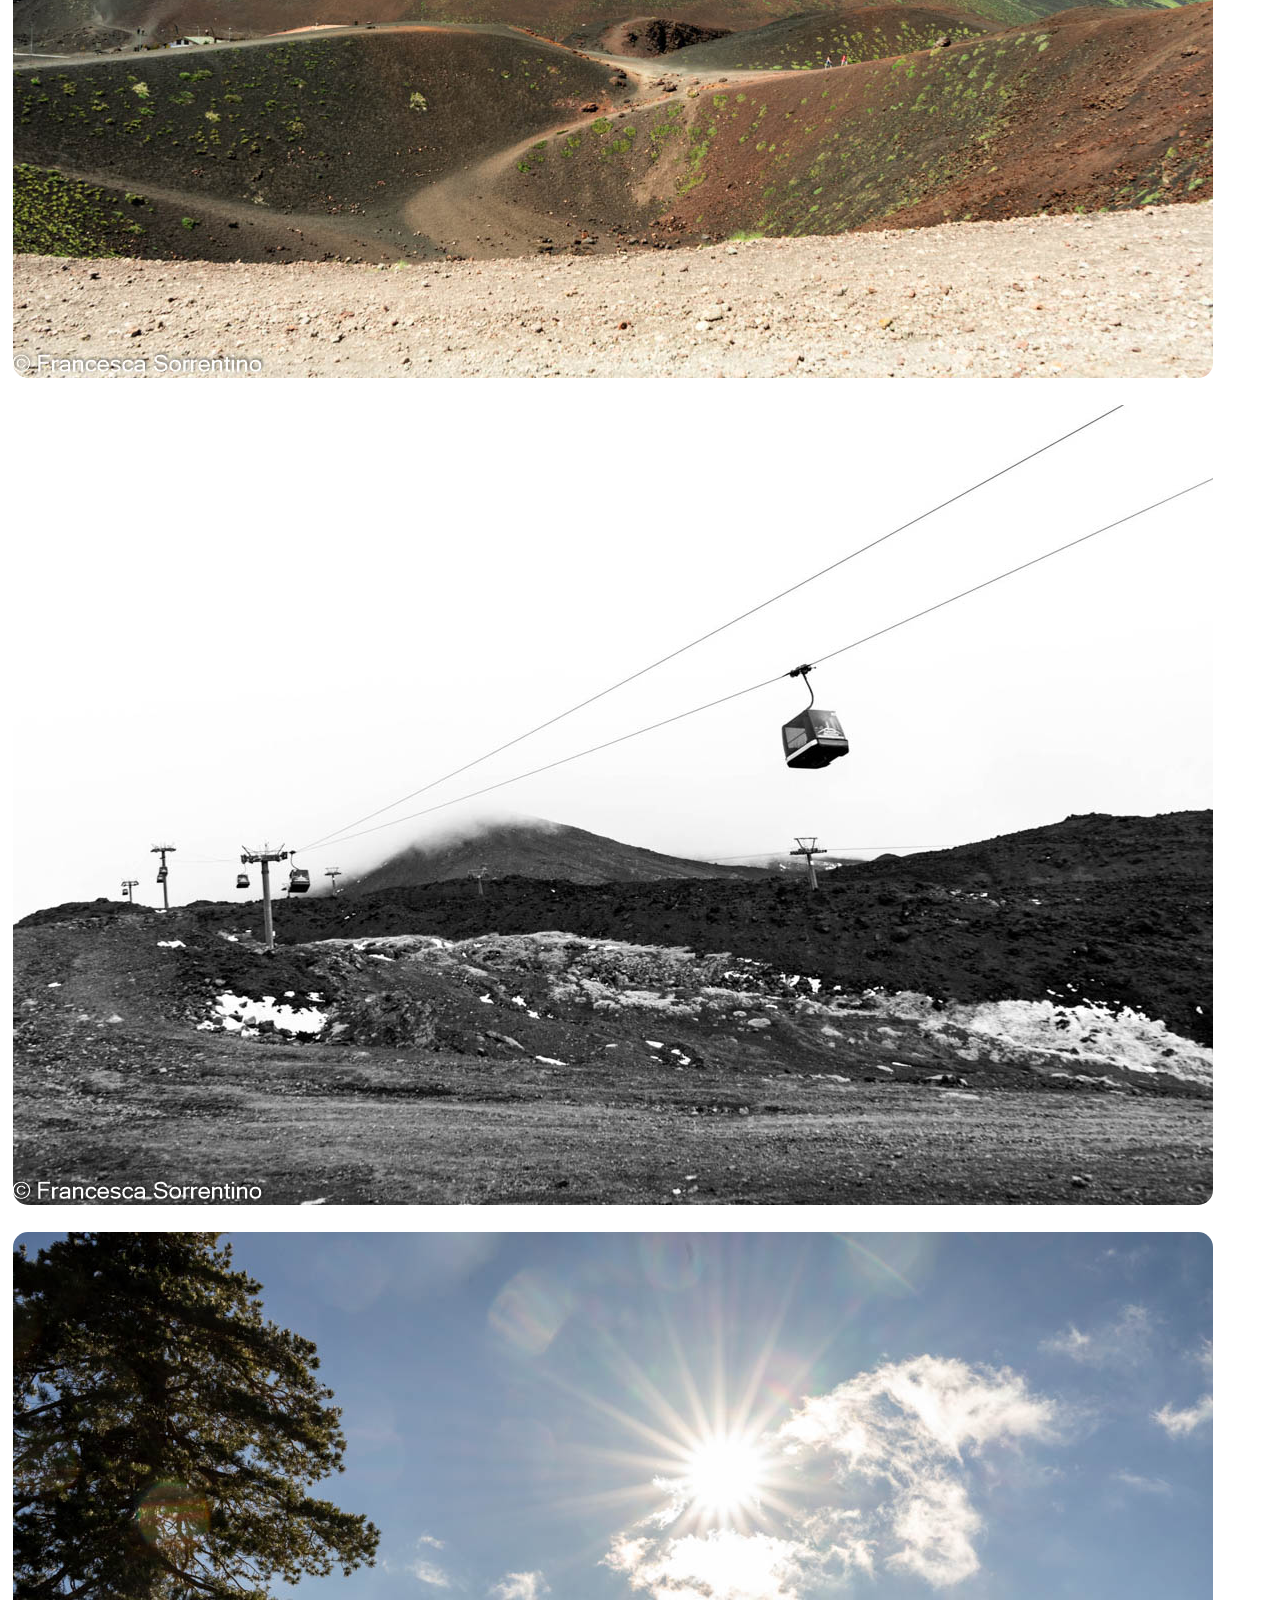
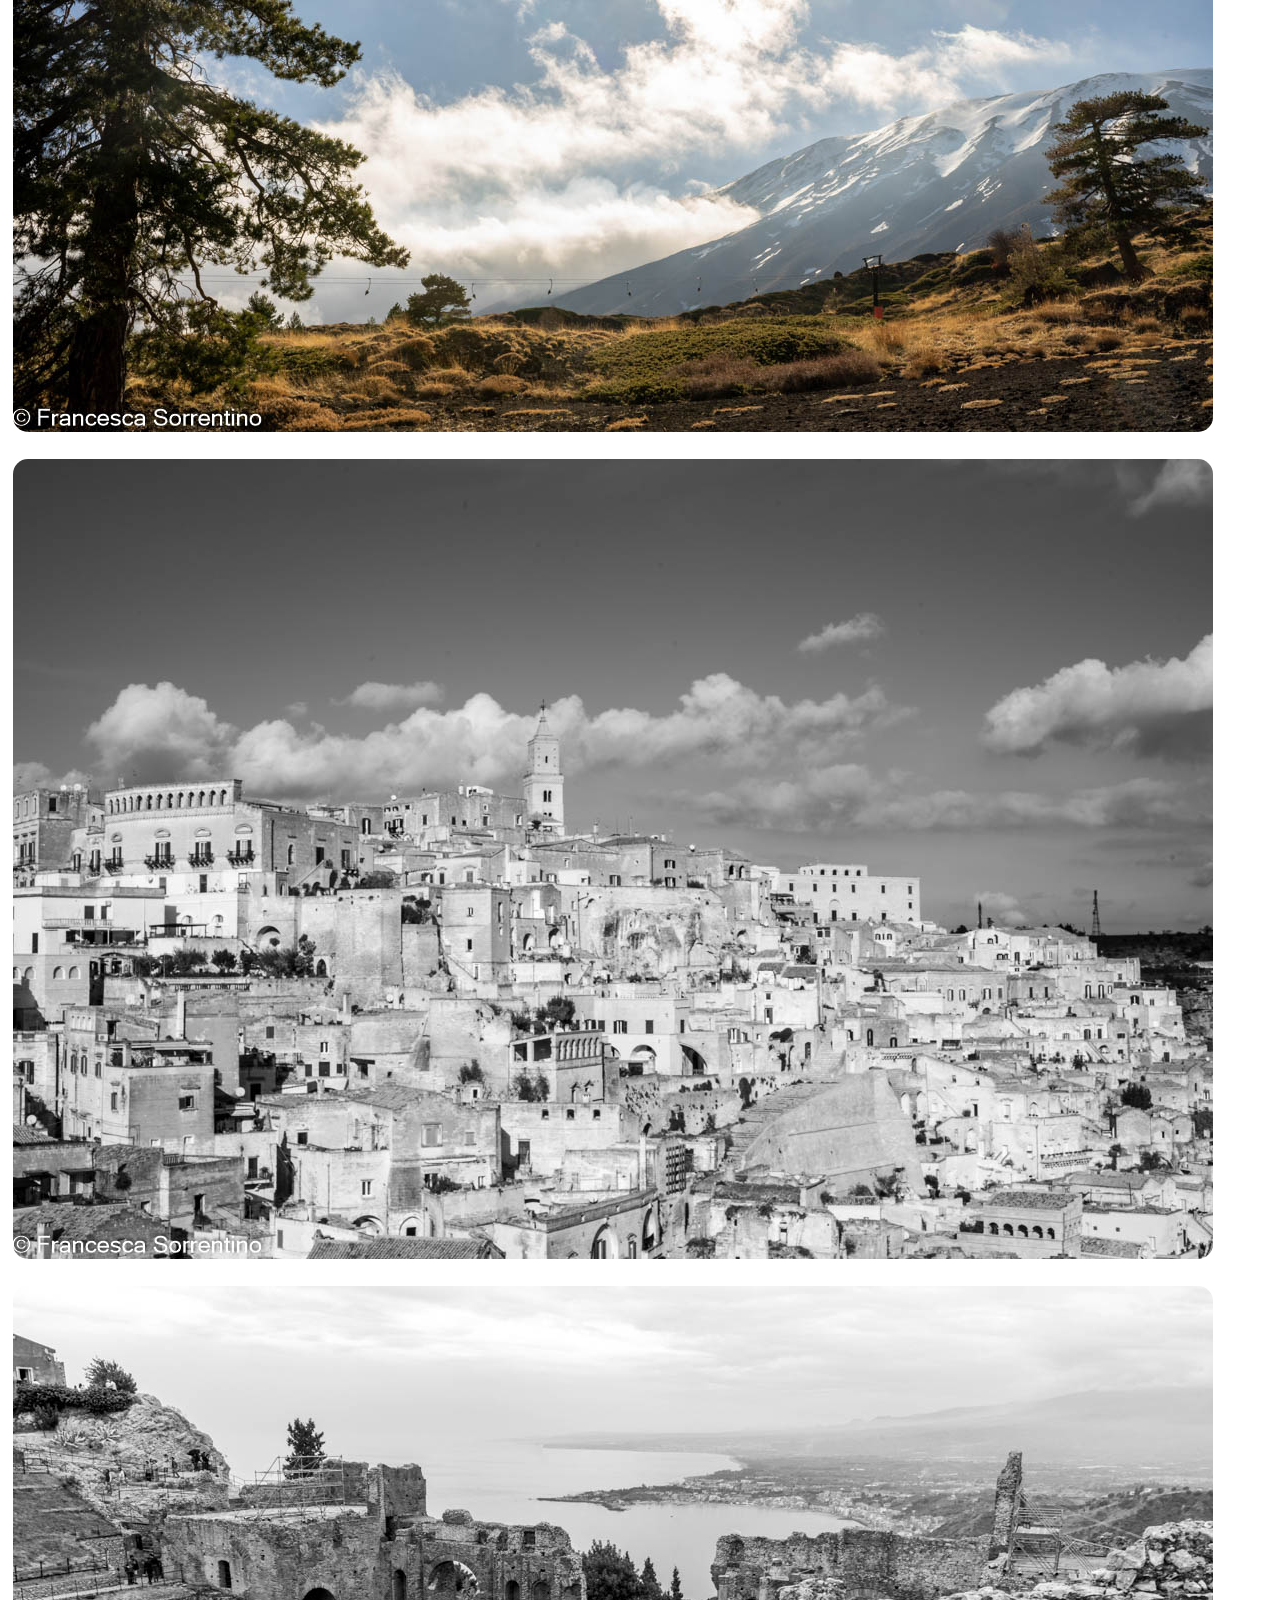
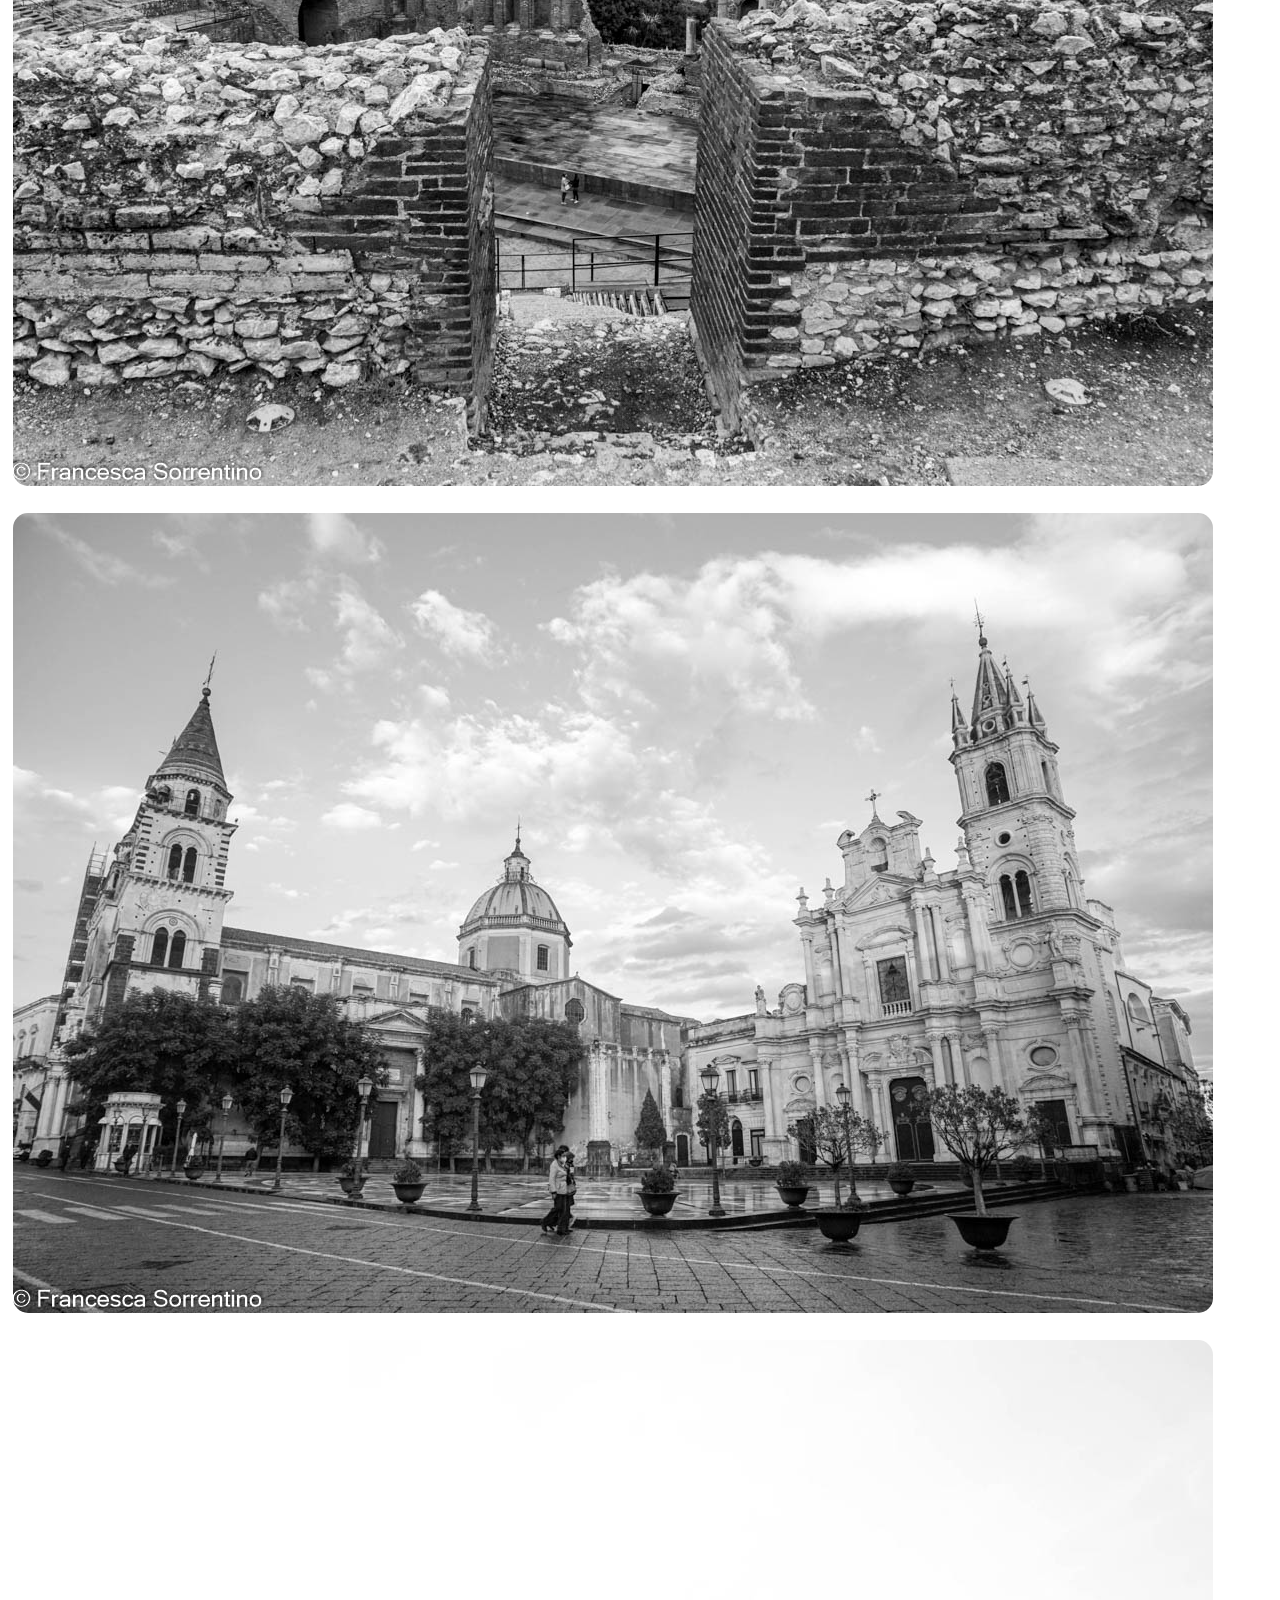
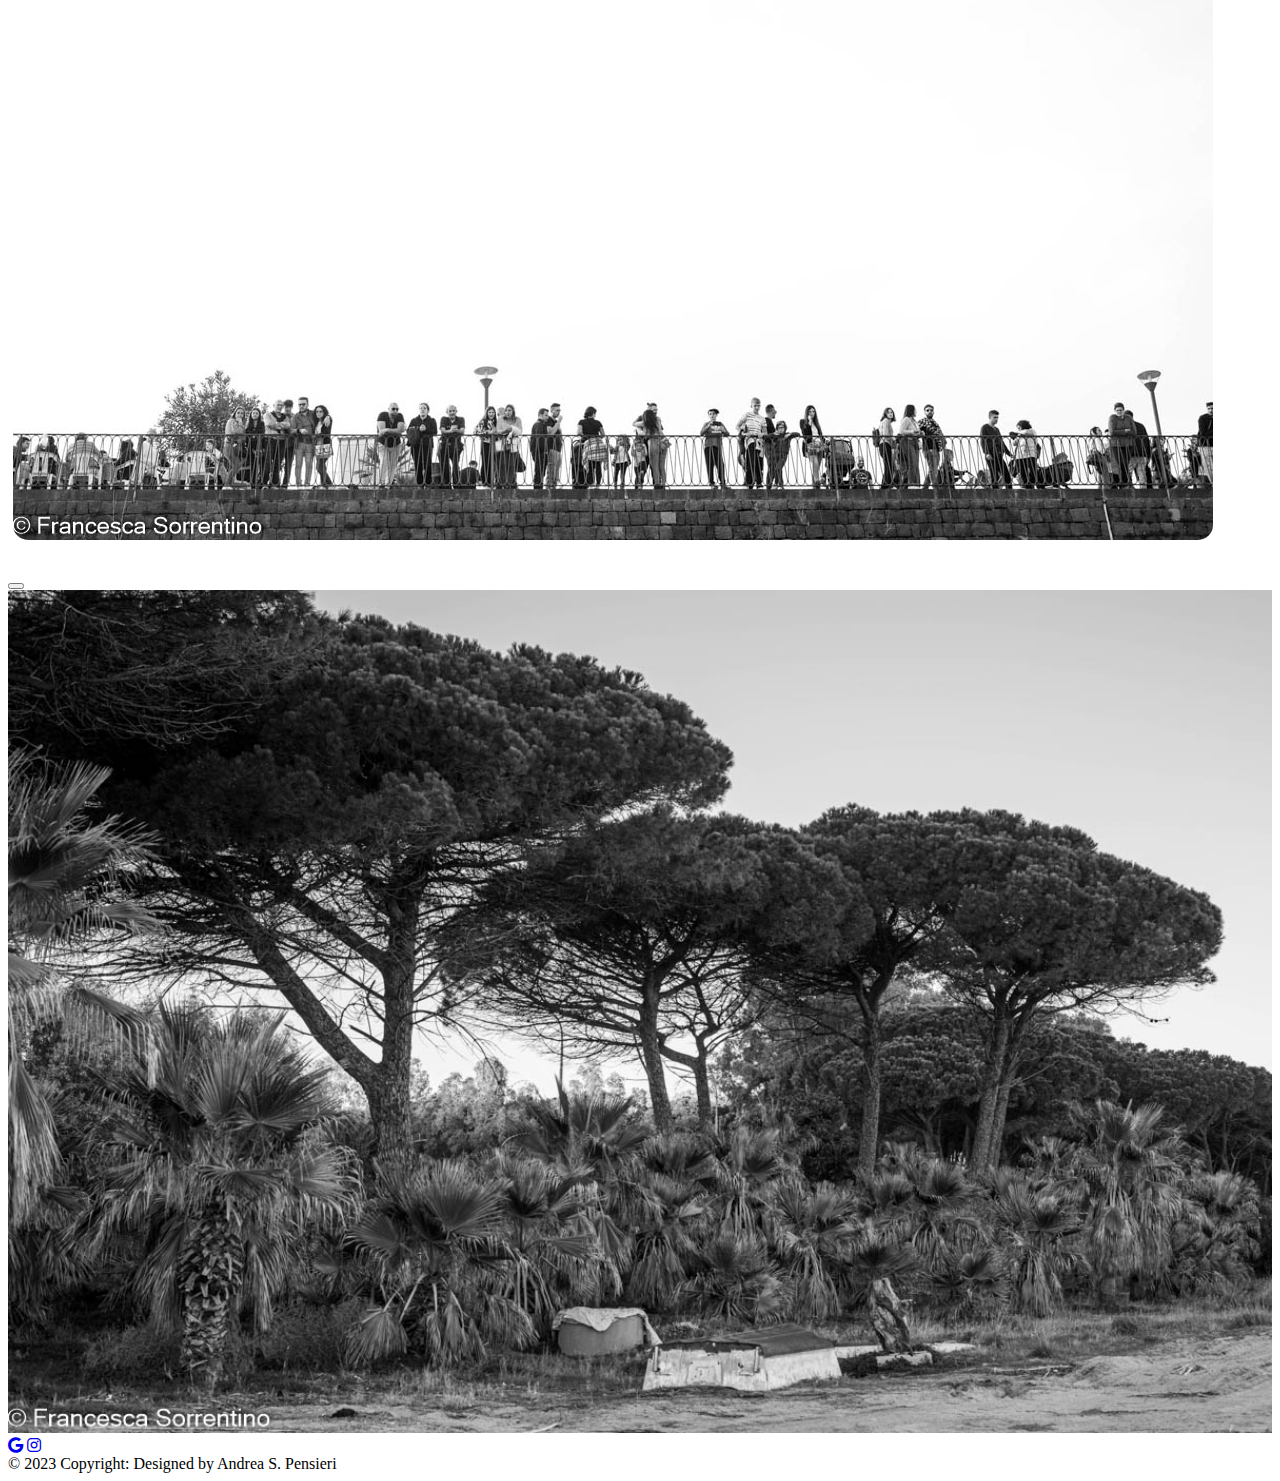
<file: paesaggi/index.html>
<!DOCTYPE html>
<html lang="en">
<head>
    <meta charset="UTF-8">
    <meta http-equiv="X-UA-Compatible" content="IE=edge">
    <meta name="viewport" content="width=device-width, initial-scale=1.0">
    <title>Francesca Sorrentino | Paesaggi</title>
    <meta name="description" content="Alcune foto di paesaggi">
    <link rel="stylesheet" href="../assets/css/style2.css">
    <link href="https://cdn.jsdelivr.net/npm/bootstrap@5.3.0-alpha1/dist/css/bootstrap.min.css" rel="stylesheet" integrity="sha384-GLhlTQ8iRABdZLl6O3oVMWSktQOp6b7In1Zl3/Jr59b6EGGoI1aFkw7cmDA6j6gD" crossorigin="anonymous">

    <link rel="preconnect" href="https://fonts.googleapis.com">
    <link rel="preconnect" href="https://fonts.gstatic.com" crossorigin>
    <link href="https://fonts.googleapis.com/css2?family=Amatic+SC&display=swap" rel="stylesheet">
    <link href="https://fonts.googleapis.com/css2?family=Anton&family=Lobster&family=Rowdies:wght@300&display=swap" rel="stylesheet">
    
    <link rel="stylesheet" href="https://cdnjs.cloudflare.com/ajax/libs/font-awesome/6.0.0/css/all.min.css" integrity="sha512-9usAa10IRO0HhonpyAIVpjrylPvoDwiPUiKdWk5t3PyolY1cOd4DSE0Ga+ri4AuTroPR5aQvXU9xC6qOPnzFeg==" crossorigin="anonymous" referrerpolicy="no-referrer" />
</head>
<body>
    <nav class="navbar navbar-expand-lg bg-body-tertiary fixed-top pt-3 pb-3">
      <div class="container-fluid">
      <a class="navbar-brand fs-2" href="../index.html">Francesca<br>Sorrentino</a>
      <button class="navbar-toggler" type="button" data-bs-toggle="collapse" data-bs-target="#navbarNavAltMarkup" aria-controls="navbarNavAltMarkup" aria-expanded="false" aria-label="Toggle navigation">
        <span class="navbar-toggler-icon"></span>
      </button>
      <div class="collapse navbar-collapse fs-4" id="navbarNavAltMarkup">
        <div class="navbar-nav text-center ms-auto">
          <a class="nav-link active" aria-current="page" href="../index.html">Home</a>
          <a class="nav-link" href="../about/index.html">About</a>
        </div>
      </div>
    </div>
    </nav>
<main>
  <section class="gallery">
    <div class="container-fluid">
        <div class="row g-2 row-cols-1 row-cols-md-3">
          <div class="col">
                  <div class="img-container">
                  <img class="gallery-item" src="../assets/img/paesaggio-1.jpg" alt="Una foto di un paesaggio">
                  </div>
          </div>
          <div class="col">
                  <div class="img-container">
                  <img class="gallery-item" src="../assets/img/paesaggio-2.jpg" alt="Una foto di un paesaggio">
                  </div>
          </div>
          <div class="col">
                  <div class="img-container">
                  <img class="gallery-item" src="../assets/img/paesaggio-3.jpg" alt="Una foto di un paesaggio">
                  </div>
          </div>
          <div class="col">
                  <div class="img-container">
                  <img class="gallery-item" src="../assets/img/paesaggio-4.jpg" alt="Una foto di un paesaggio">
                  </div>
          </div>
          <div class="col">
                  <div class="img-container">
                  <img class="gallery-item" src="../assets/img/paesaggio-5.jpg" alt="Una foto di un paesaggio">
                  </div>
          </div>
          <div class="col">
                  <div class="img-container">
                  <img class="gallery-item" src="../assets/img/paesaggio-6.jpg" alt="Una foto di un paesaggio">
                  </div>
          </div>
          <div class="col">
                  <div class="img-container">
                  <img class="gallery-item" src="../assets/img/paesaggio-7.jpg" alt="Una foto di un paesaggio">
                  </div>
          </div>
          <div class="col">
                  <div class="img-container">
                  <img class="gallery-item" src="../assets/img/paesaggio-8.jpg" alt="Una foto di un paesaggio">
                  </div>
          </div>
          <div class="col">
                  <div class="img-container">
                  <img class="gallery-item" src="../assets/img/paesaggio-9.jpg" alt="Una foto di un paesaggio">
                  </div>
          </div>
          <div class="col">
                  <div class="img-container">
                  <img class="gallery-item" src="../assets/img/paesaggio-10.jpg" alt="Una foto di un paesaggio">
                  </div>
          </div>
          <div class="col">
                  <div class="img-container">
                  <img class="gallery-item" src="../assets/img/paesaggio-11.jpg" alt="Una foto di un paesaggio">
                  </div>
          </div>
          <div class="col">
                  <div class="img-container">
                  <img class="gallery-item" src="../assets/img/paesaggio-12.jpg" alt="Una foto di un paesaggio">
                  </div>
          </div>
          <div class="col">
                  <div class="img-container">
                  <img class="gallery-item" src="../assets/img/paesaggio-13.jpg" alt="Una foto di un paesaggio">
                  </div>
          </div>
          <div class="col">
                  <div class="img-container">
                  <img class="gallery-item" src="../assets/img/paesaggio-14.jpg" alt="Una foto di un paesaggio">
                  </div>
          </div>
        </div>
    </div>
  </section>
  <div class="modal fade" id="gallery-modal" tabindex="-1" aria-labelledby="exampleModalLabel" aria-hidden="true">
  <div class="modal-dialog modal-dialog-centered modal-lg">
    <div class="modal-content">
      <div class="modal-header">
        <button type="button" class="btn-close" data-bs-dismiss="modal" aria-label="Close"></button>
      </div>
      <div class="modal-body">
        <img src="../assets/img/paesaggio-1.jpg" class="modal-img" alt="modal img matrimonio">
      </div>
    </div>
  </div>
</div>
</main>
  <footer class="text-center">
  <div class="container pt-4">
    <section class="mb-4">
      <a
        class="btn btn-link btn-floating btn-lg text-white m-1"
        href="mailto:francescasorrentinofoto@gmail.com"
        role="button"
        data-mdb-ripple-color="dark"
        ><i class="fab fa-google"></i
      ></a>
      <a
        class="btn btn-link btn-floating btn-lg text-white m-1"
        href="https://www.instagram.com/p/CafqqZOIcry/?hl=it"
        role="button"
        data-mdb-ripple-color="dark"
        ><i class="fab fa-instagram"></i
      ></a>
    </section>
  </div>
  <div class="text-center text-white p-3">
    © 2023 Copyright: Designed by Andrea S. Pensieri
  </div>
</footer>
<script src="https://cdn.jsdelivr.net/npm/bootstrap@5.3.0-alpha1/dist/js/bootstrap.bundle.min.js" integrity="sha384-w76AqPfDkMBDXo30jS1Sgez6pr3x5MlQ1ZAGC+nuZB+EYdgRZgiwxhTBTkF7CXvN" crossorigin="anonymous"></script>
<script src="../assets/js/main.js"></script>
</body>
</html>
</file>
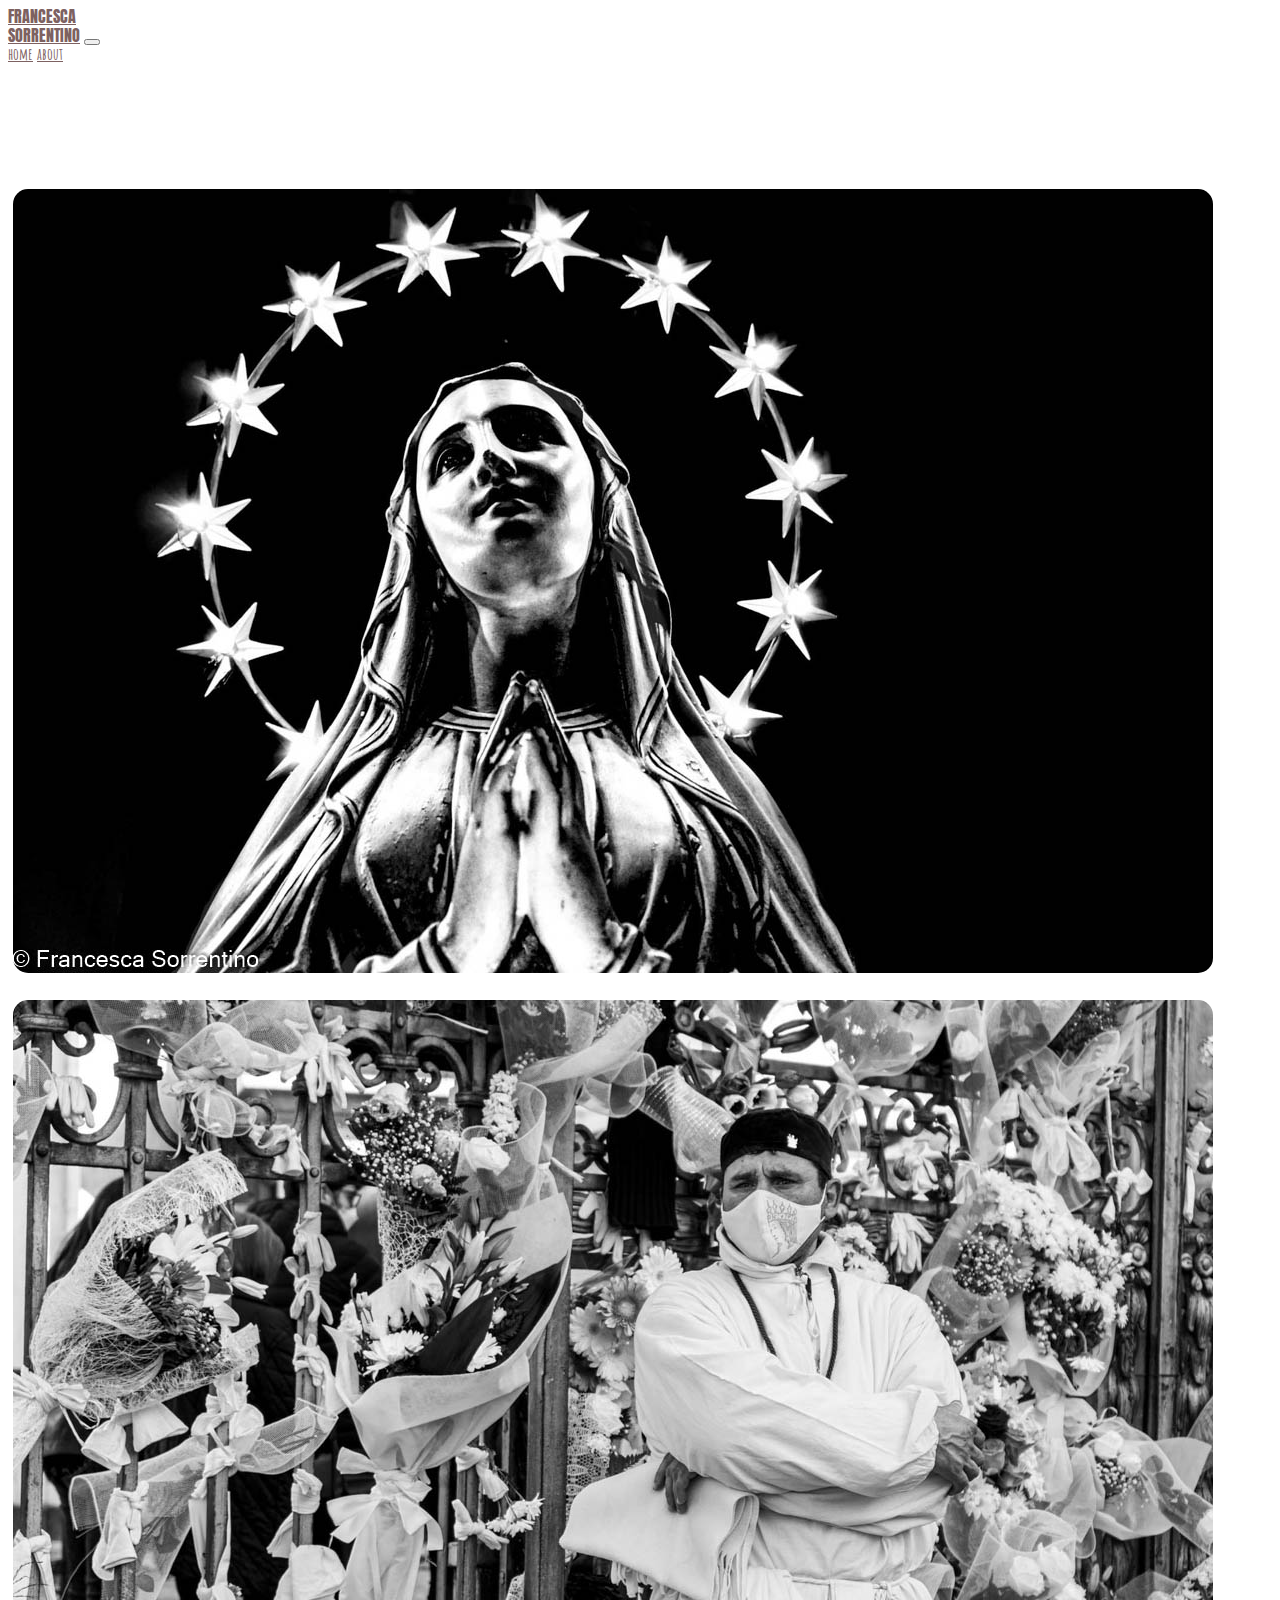
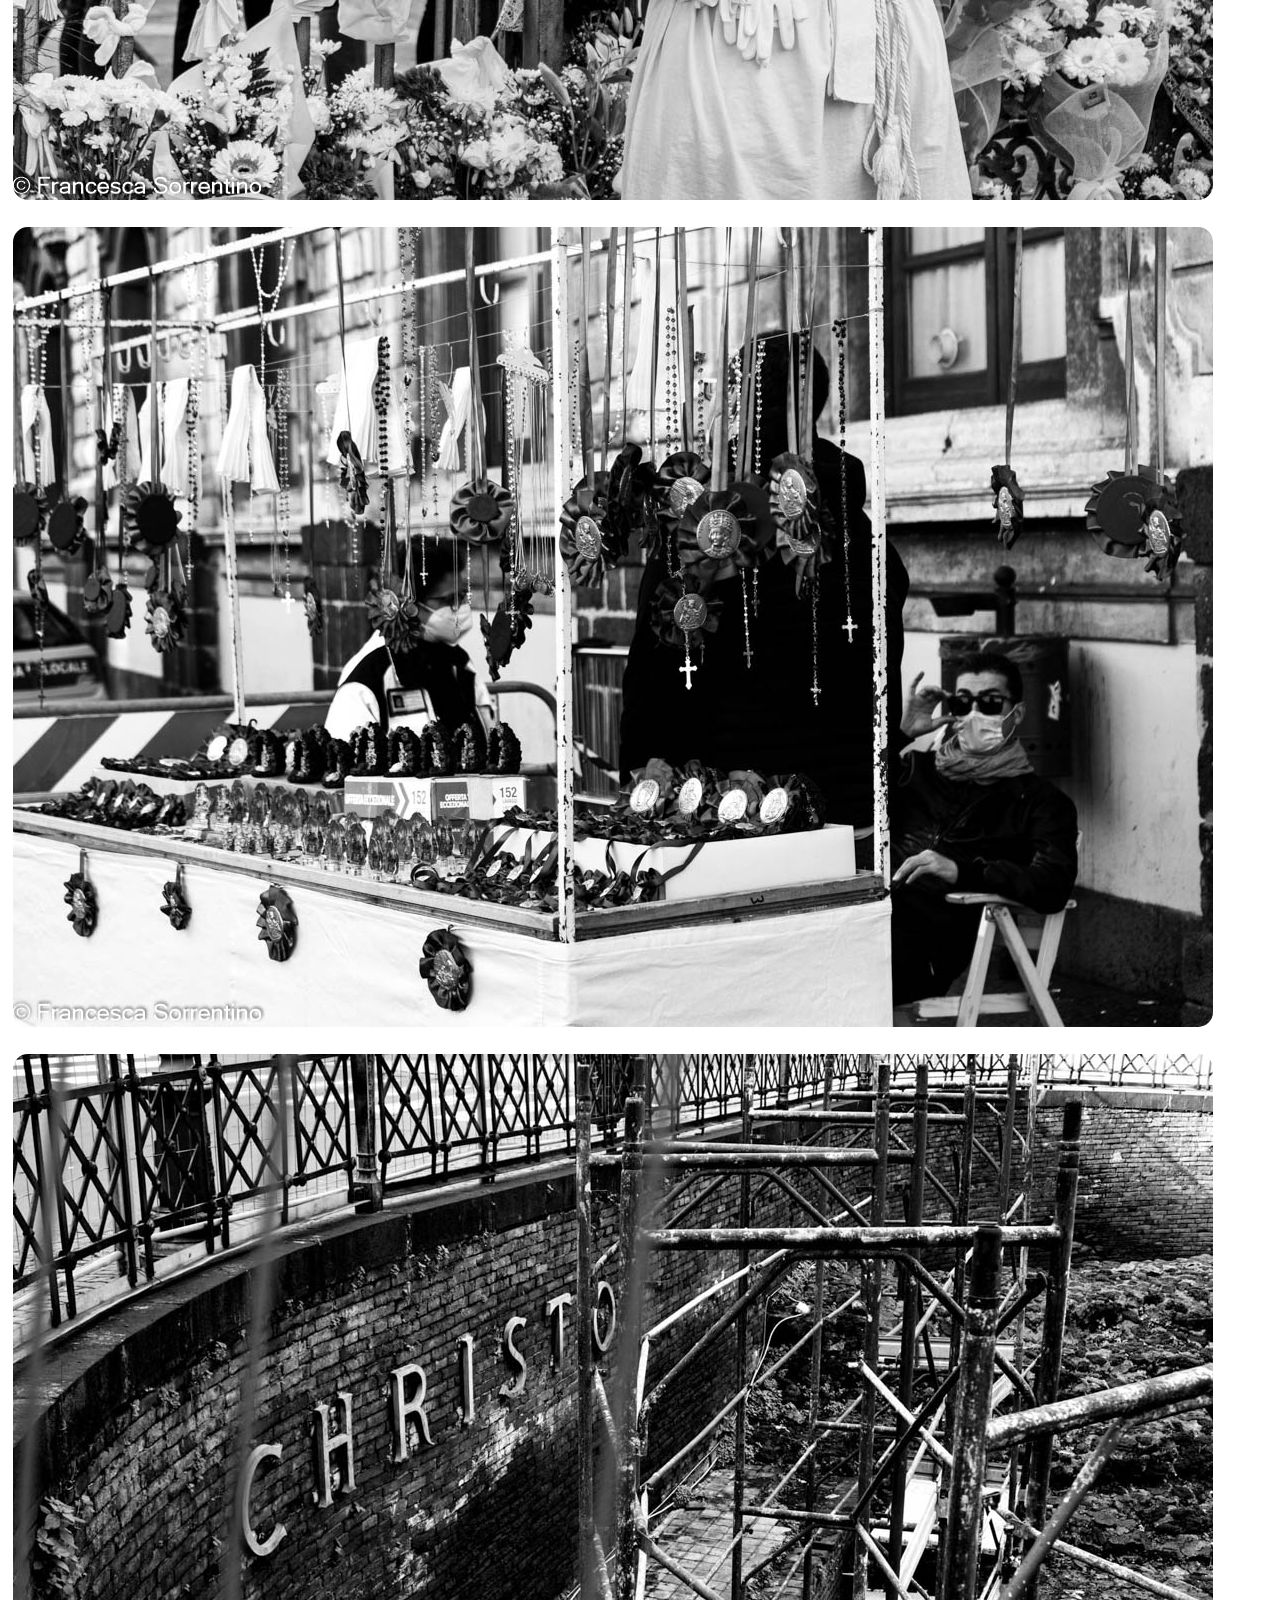
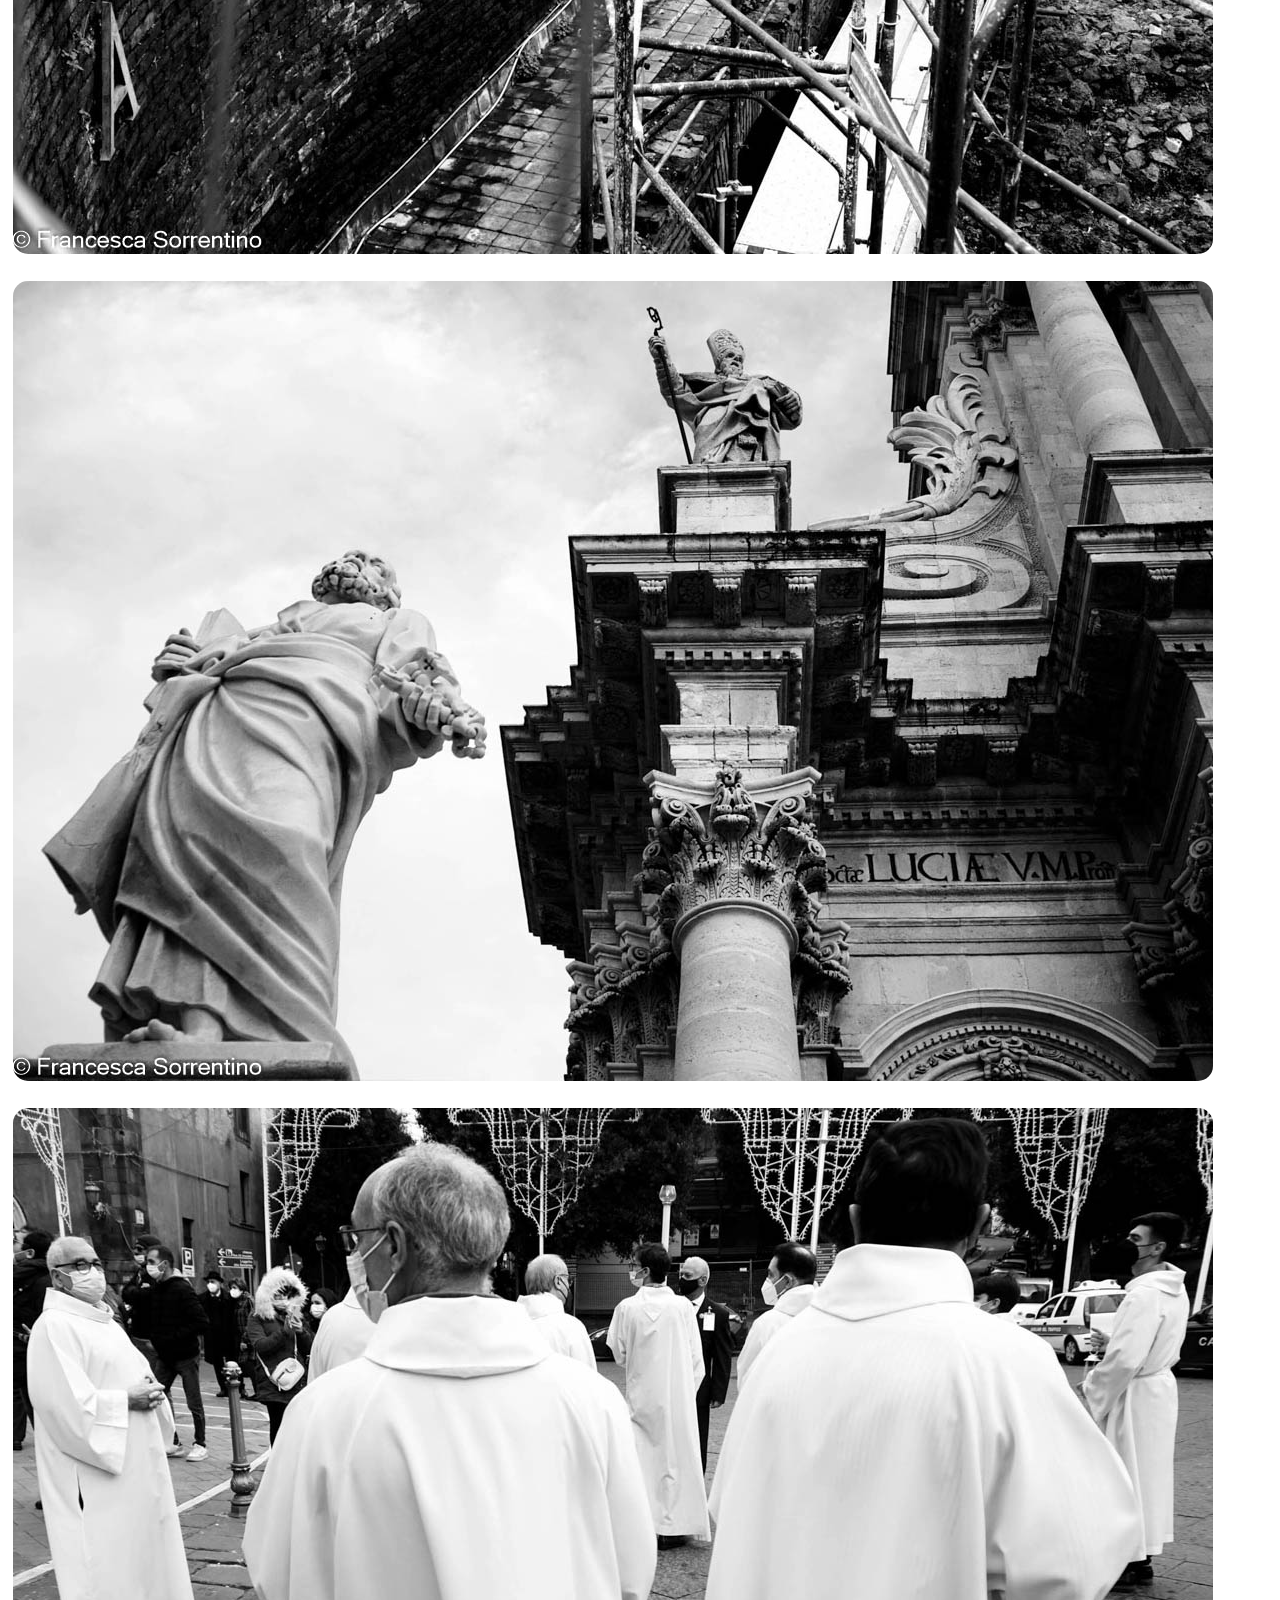
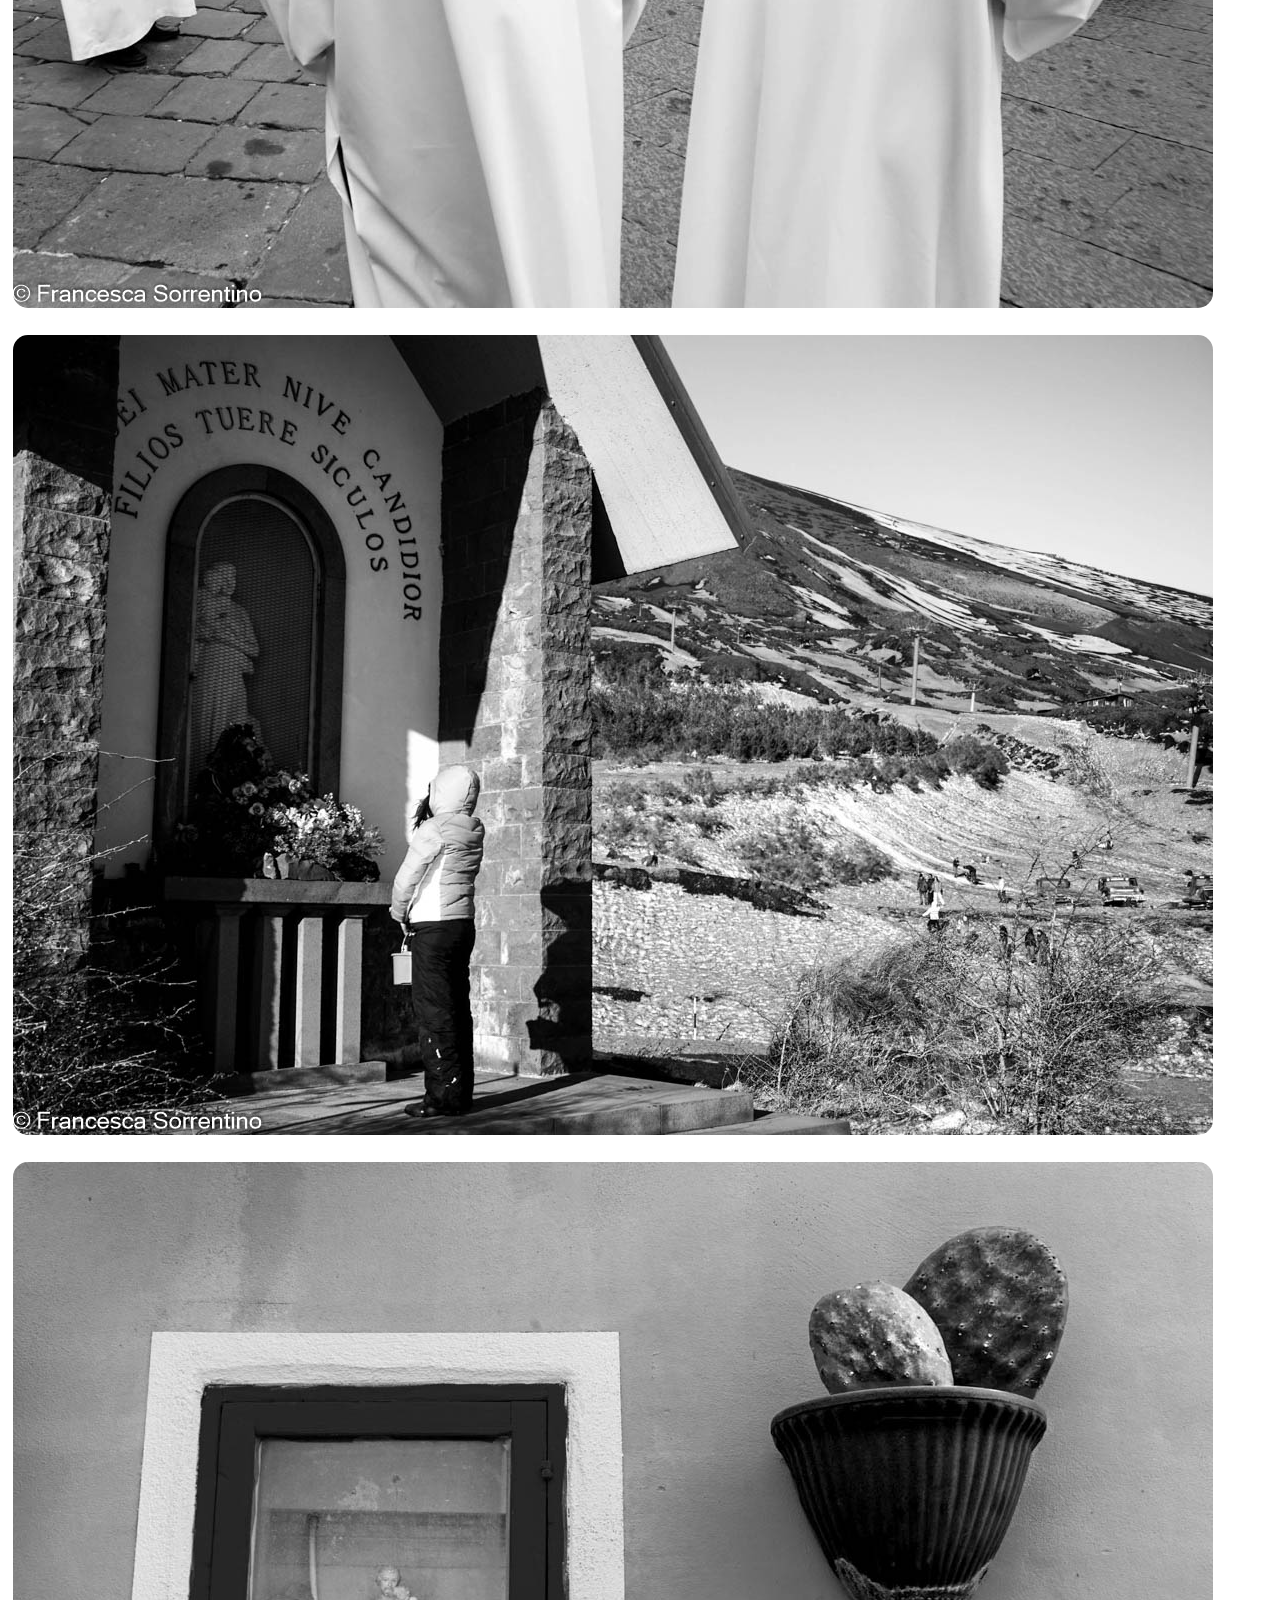
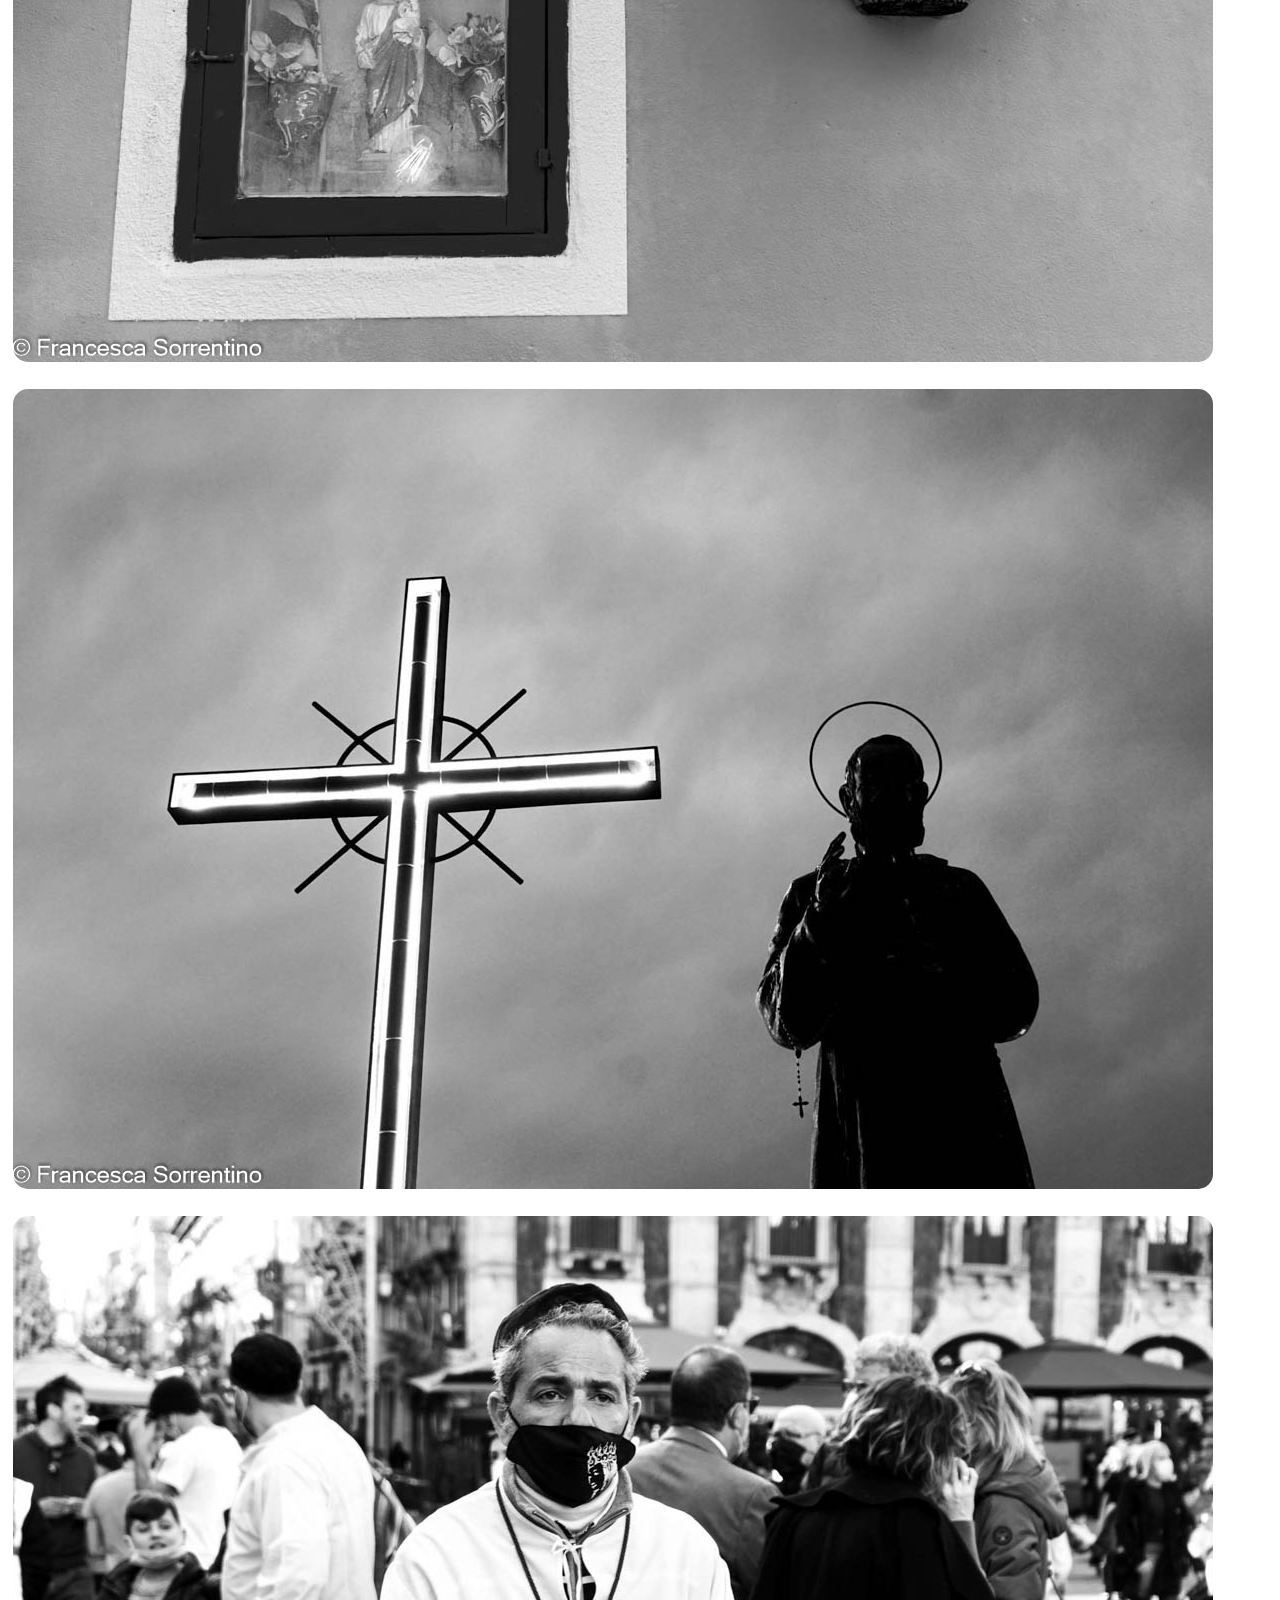
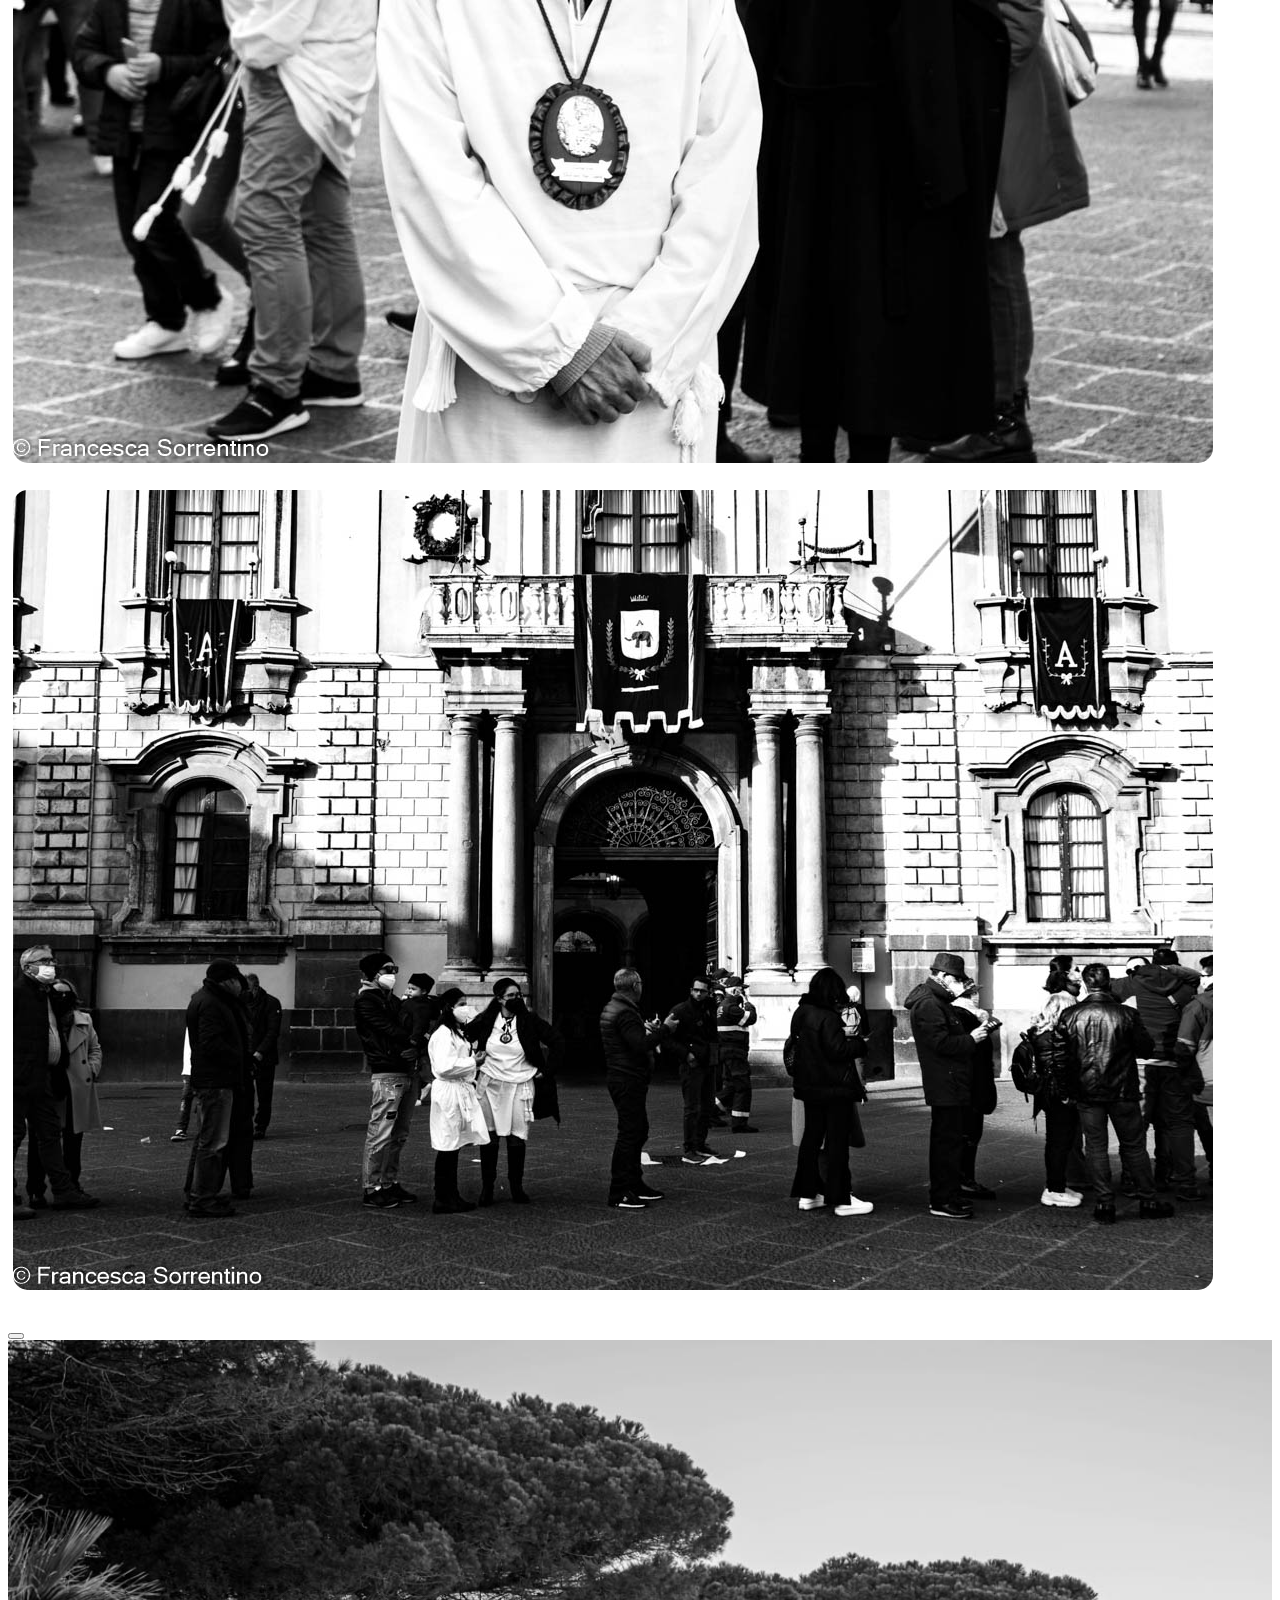
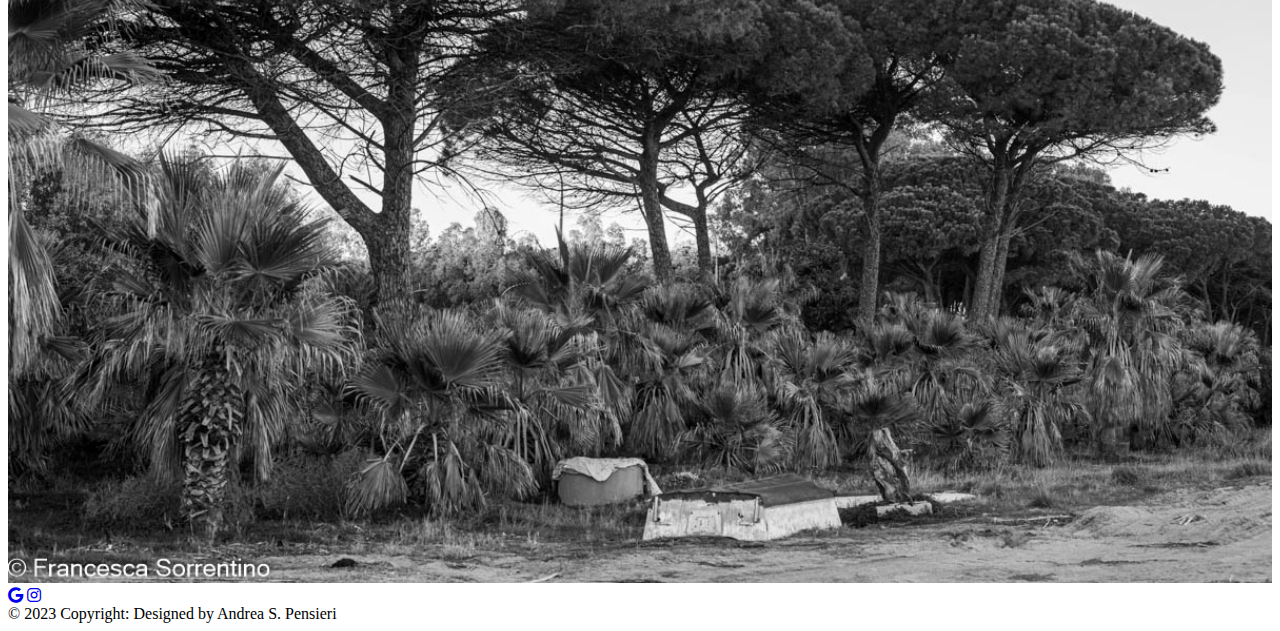
<file: santasicilia/index.html>
<!DOCTYPE html>
<html lang="en">
<head>
    <meta charset="UTF-8">
    <meta http-equiv="X-UA-Compatible" content="IE=edge">
    <meta name="viewport" content="width=device-width, initial-scale=1.0">
    <title>Francesca Sorrentino | Immagini dal Sud</title>
    <meta name="description" content="Alcune foto della Sicilia">
    <link rel="stylesheet" href="../assets/css/style2.css">
    <link href="https://cdn.jsdelivr.net/npm/bootstrap@5.3.0-alpha1/dist/css/bootstrap.min.css" rel="stylesheet" integrity="sha384-GLhlTQ8iRABdZLl6O3oVMWSktQOp6b7In1Zl3/Jr59b6EGGoI1aFkw7cmDA6j6gD" crossorigin="anonymous">

    <link rel="preconnect" href="https://fonts.googleapis.com">
    <link rel="preconnect" href="https://fonts.gstatic.com" crossorigin>
    <link href="https://fonts.googleapis.com/css2?family=Amatic+SC&display=swap" rel="stylesheet">
    <link href="https://fonts.googleapis.com/css2?family=Anton&family=Lobster&family=Rowdies:wght@300&display=swap" rel="stylesheet">
    
    <link rel="stylesheet" href="https://cdnjs.cloudflare.com/ajax/libs/font-awesome/6.0.0/css/all.min.css" integrity="sha512-9usAa10IRO0HhonpyAIVpjrylPvoDwiPUiKdWk5t3PyolY1cOd4DSE0Ga+ri4AuTroPR5aQvXU9xC6qOPnzFeg==" crossorigin="anonymous" referrerpolicy="no-referrer" />
</head>
<body>
    <nav class="navbar navbar-expand-lg bg-body-tertiary fixed-top pt-3 pb-3">
      <div class="container-fluid">
      <a class="navbar-brand fs-2" href="../index.html">Francesca<br>Sorrentino</a>
      <button class="navbar-toggler" type="button" data-bs-toggle="collapse" data-bs-target="#navbarNavAltMarkup" aria-controls="navbarNavAltMarkup" aria-expanded="false" aria-label="Toggle navigation">
        <span class="navbar-toggler-icon"></span>
      </button>
      <div class="collapse navbar-collapse fs-4" id="navbarNavAltMarkup">
        <div class="navbar-nav text-center ms-auto">
          <a class="nav-link active" aria-current="page" href="../index.html">Home</a>
          <a class="nav-link" href="../about/index.html">About</a>
        </div>
      </div>
    </div>
    </nav>
<main>
  <section class="gallery">
    <div class="container-fluid">
        <div class="row g-2 row-cols-1 row-cols-md-3">
          <div class="col">
                  <div class="img-container">
                  <img class="gallery-item" src="../assets/img/santa Sicilia-1.jpg" alt="Una foto della Sicilia">
                  </div>
          </div>
          <div class="col">
                  <div class="img-container">
                  <img class="gallery-item" src="../assets/img/santa Sicilia-2.jpg" alt="Una foto della Sicilia">
                  </div>
          </div>
          <div class="col">
                  <div class="img-container">
                  <img class="gallery-item" src="../assets/img/santa Sicilia-3.jpg" alt="Una foto della Sicilia">
                  </div>
          </div>
          <div class="col">
                  <div class="img-container">
                  <img class="gallery-item" src="../assets/img/santa Sicilia-4.jpg" alt="Una foto della Sicilia">
                  </div>
          </div>
          <div class="col">
                  <div class="img-container">
                  <img class="gallery-item" src="../assets/img/santa Sicilia-5.jpg" alt="Una foto della Sicilia">
                  </div>
          </div>
          <div class="col">
                  <div class="img-container">
                  <img class="gallery-item" src="../assets/img/santa Sicilia-6.jpg" alt="Una foto della Sicilia">
                  </div>
          </div>
          <div class="col">
                  <div class="img-container">
                  <img class="gallery-item" src="../assets/img/santa Sicilia-7.jpg" alt="Una foto della Sicilia">
                  </div>
          </div>
          <div class="col">
                  <div class="img-container">
                  <img class="gallery-item" src="../assets/img/santa Sicilia-8.jpg" alt="Una foto della Sicilia">
                  </div>
          </div>
          <div class="col">
                  <div class="img-container">
                  <img class="gallery-item" src="../assets/img/santa Sicilia-9.jpg" alt="Una foto della Sicilia">
                  </div>
          </div>
          <div class="col">
                  <div class="img-container">
                  <img class="gallery-item" src="../assets/img/santa Sicilia-10.jpg" alt="Una foto della Sicilia">
                  </div>
          </div>
          <div class="col">
                  <div class="img-container">
                  <img class="gallery-item" src="../assets/img/santa Sicilia-11.jpg" alt="Una foto della Sicilia">
                  </div>
          </div>
        </div>
    </div>
  </section>
  <div class="modal fade" id="gallery-modal" tabindex="-1" aria-labelledby="exampleModalLabel" aria-hidden="true">
  <div class="modal-dialog modal-dialog-centered modal-lg">
    <div class="modal-content">
      <div class="modal-header">
        <button type="button" class="btn-close" data-bs-dismiss="modal" aria-label="Close"></button>
      </div>
      <div class="modal-body">
        <img src="../assets/img/paesaggio-1.jpg" class="modal-img" alt="modal img matrimonio">
      </div>
    </div>
  </div>
</div>
</main>
  <footer class="text-center">
  <div class="container pt-4">
    <section class="mb-4">
      <a
        class="btn btn-link btn-floating btn-lg text-white m-1"
        href="mailto:francescasorrentinofoto@gmail.com"
        role="button"
        data-mdb-ripple-color="dark"
        ><i class="fab fa-google"></i
      ></a>
      <a
        class="btn btn-link btn-floating btn-lg text-white m-1"
        href="https://www.instagram.com/p/CafqqZOIcry/?hl=it"
        role="button"
        data-mdb-ripple-color="dark"
        ><i class="fab fa-instagram"></i
      ></a>
    </section>
  </div>
  <div class="text-center text-white p-3">
    © 2023 Copyright: Designed by Andrea S. Pensieri
  </div>
</footer>
<script src="https://cdn.jsdelivr.net/npm/bootstrap@5.3.0-alpha1/dist/js/bootstrap.bundle.min.js" integrity="sha384-w76AqPfDkMBDXo30jS1Sgez6pr3x5MlQ1ZAGC+nuZB+EYdgRZgiwxhTBTkF7CXvN" crossorigin="anonymous"></script>
<script src="../assets/js/main.js"></script>
</body>
</html>
</file>
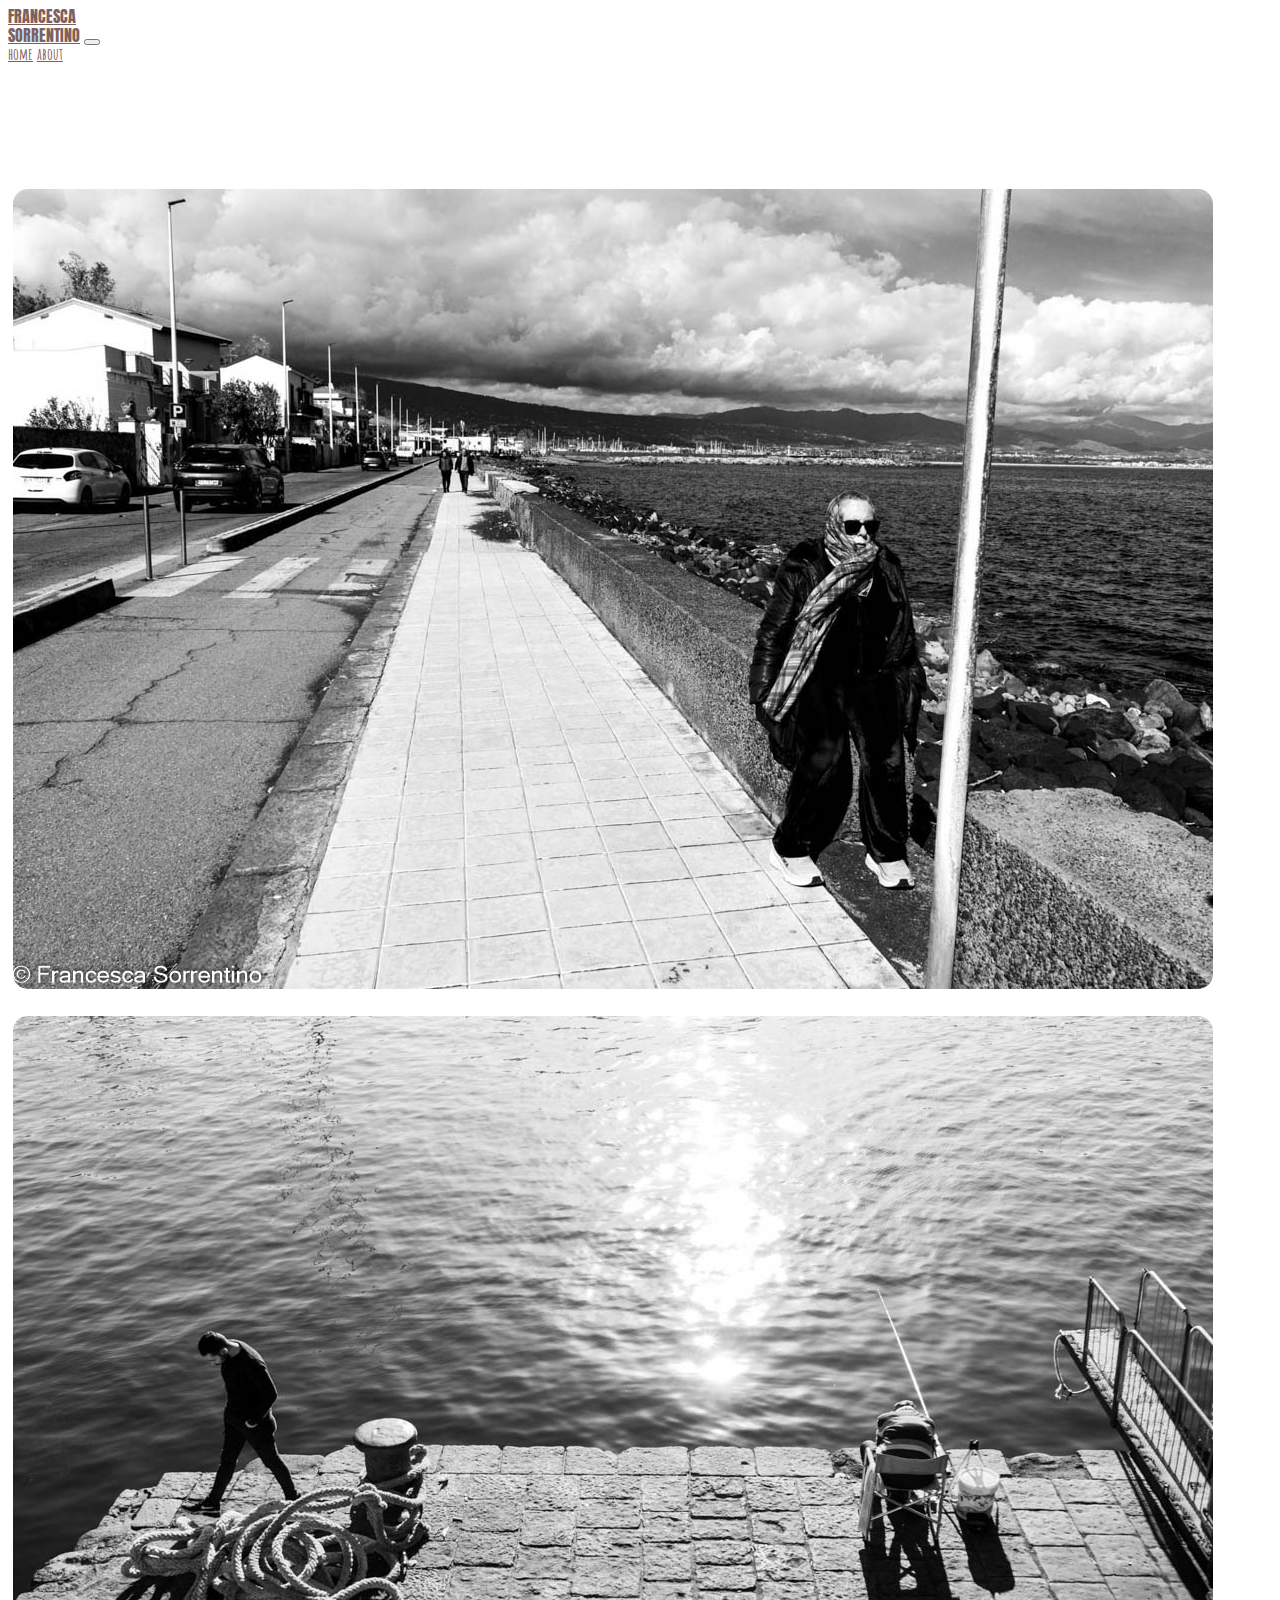
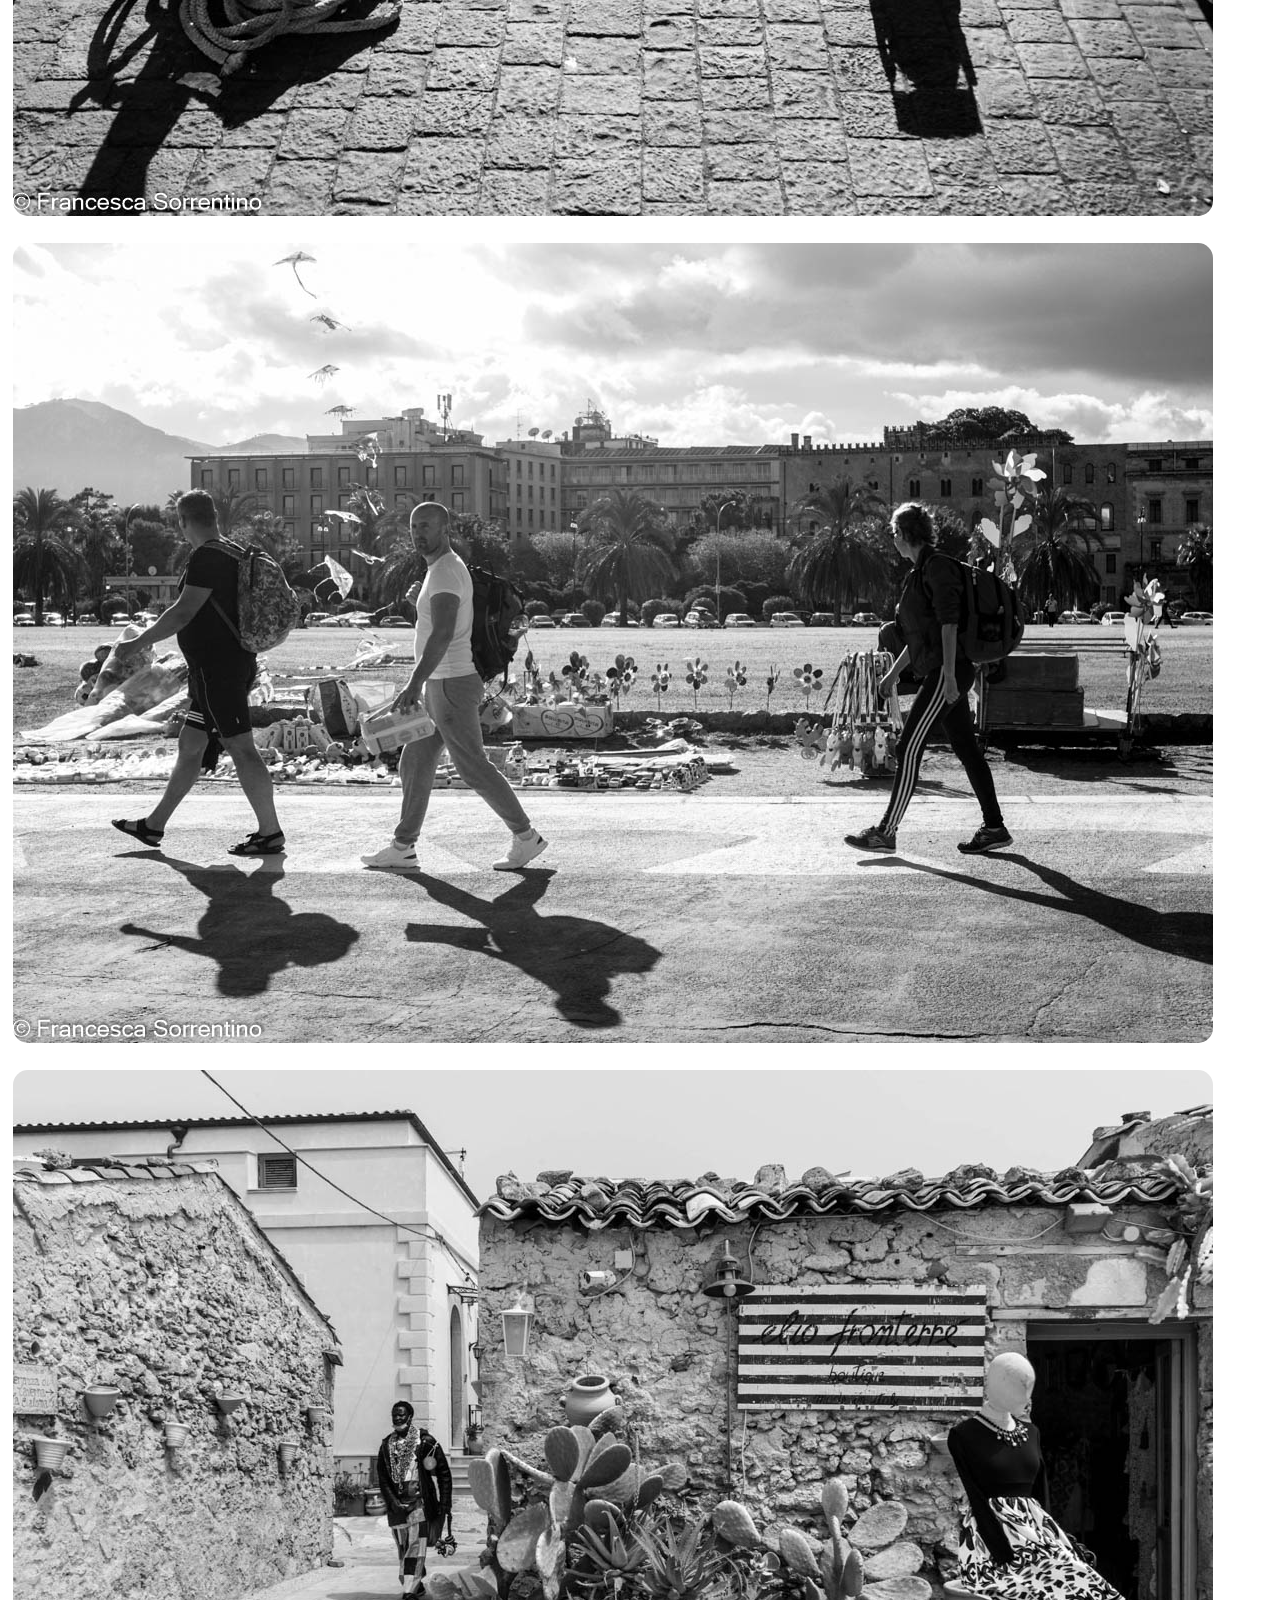
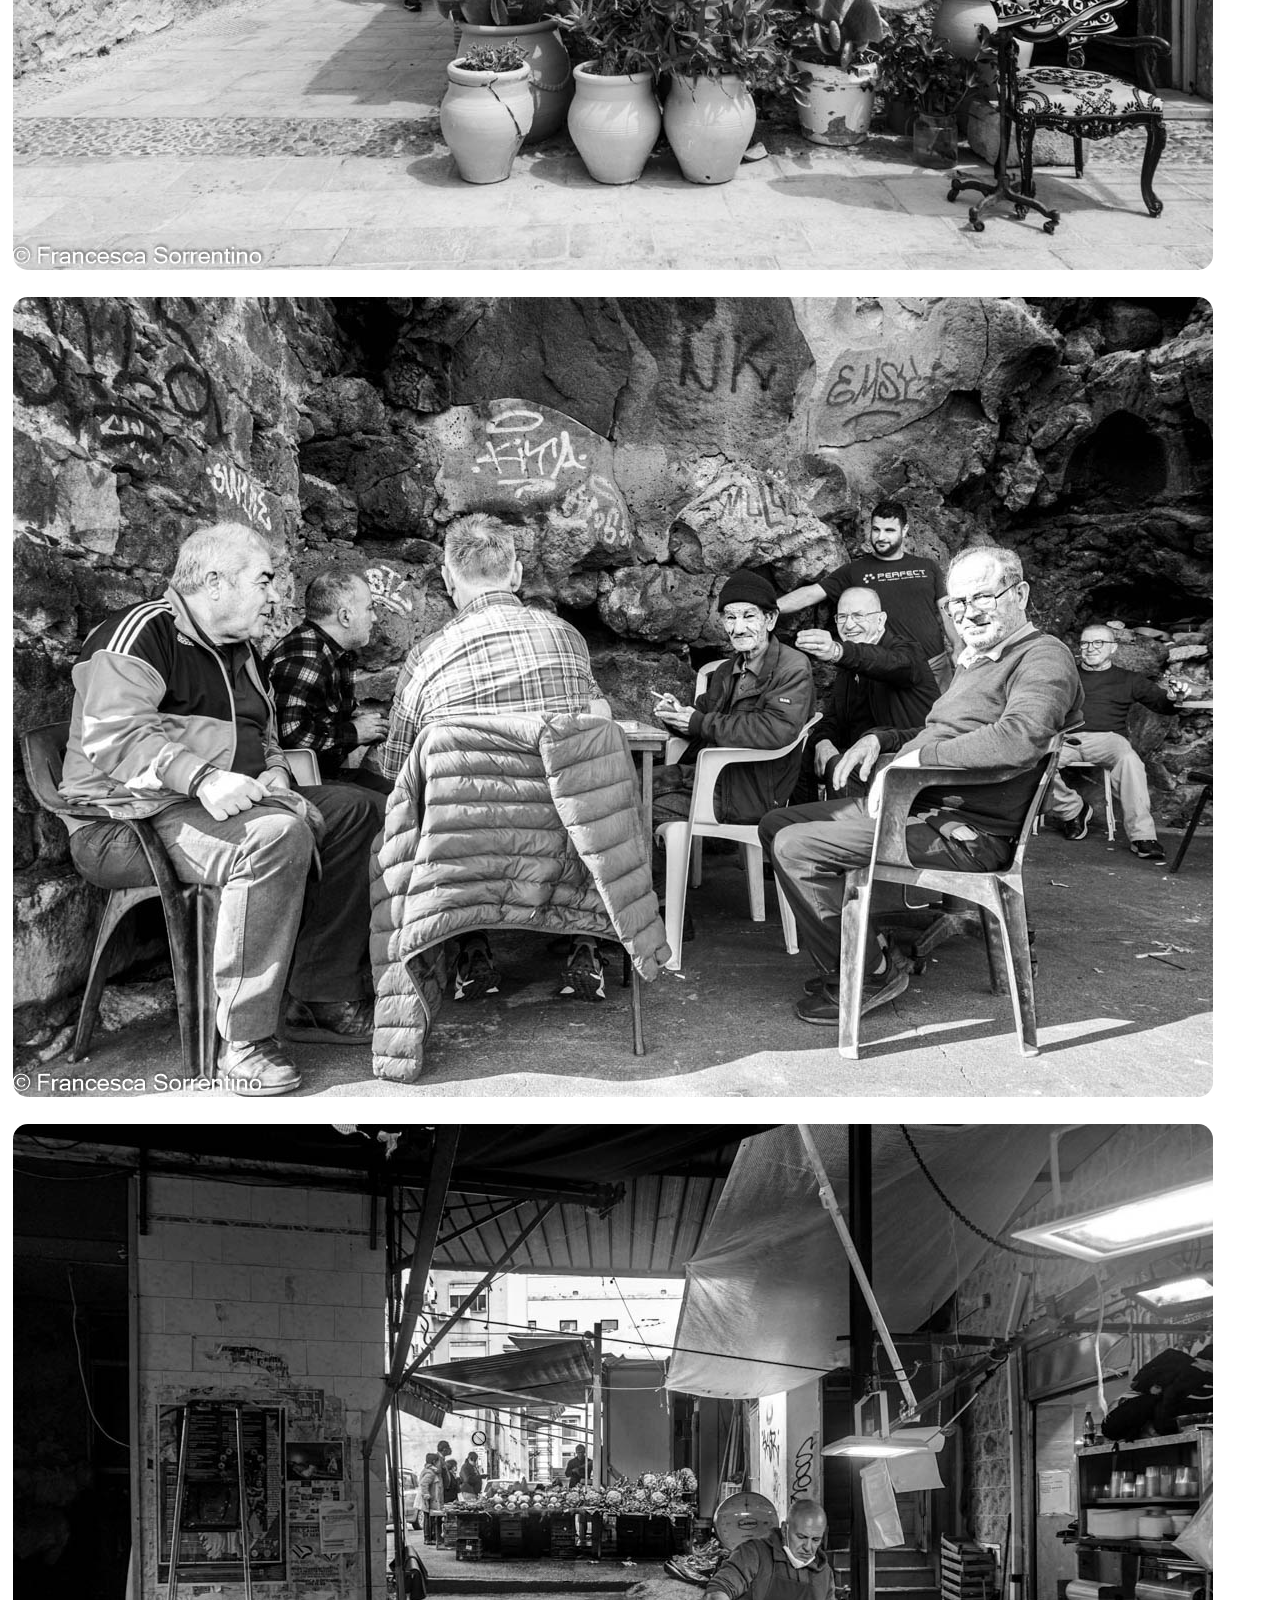
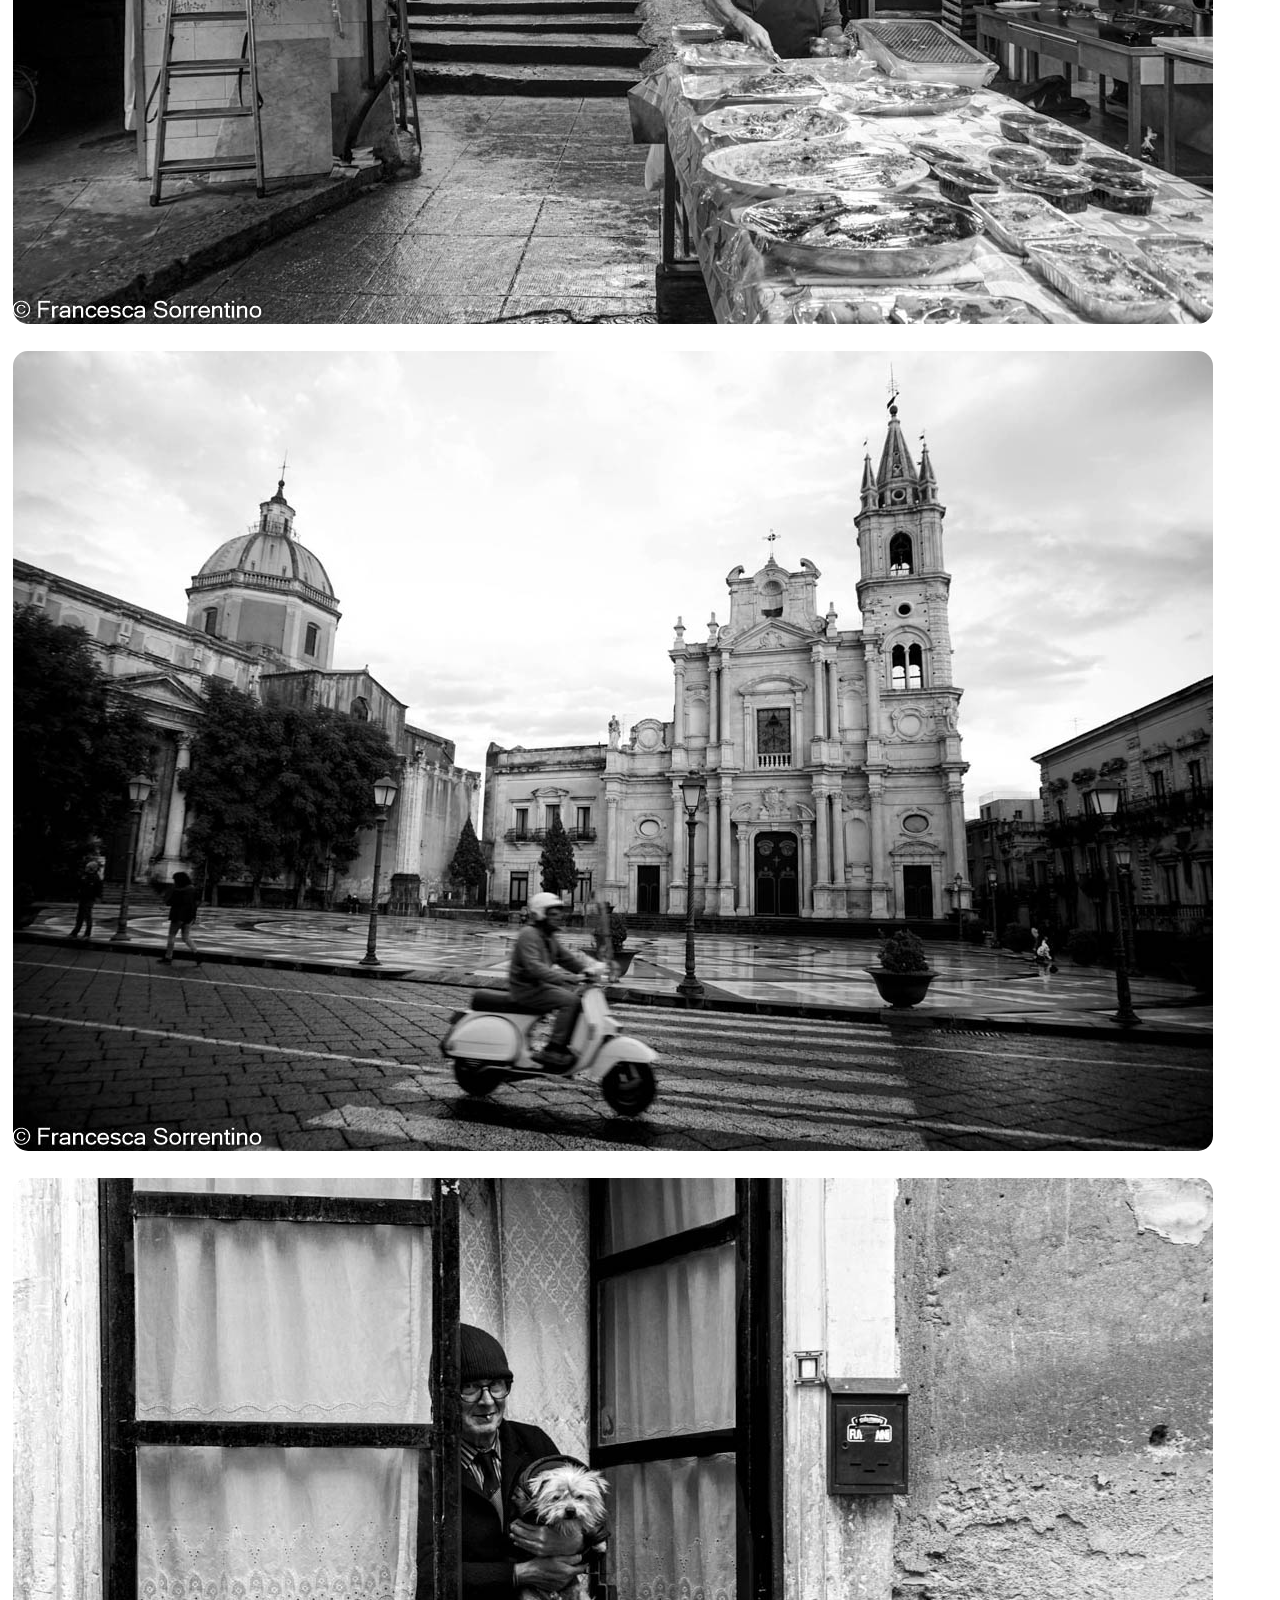
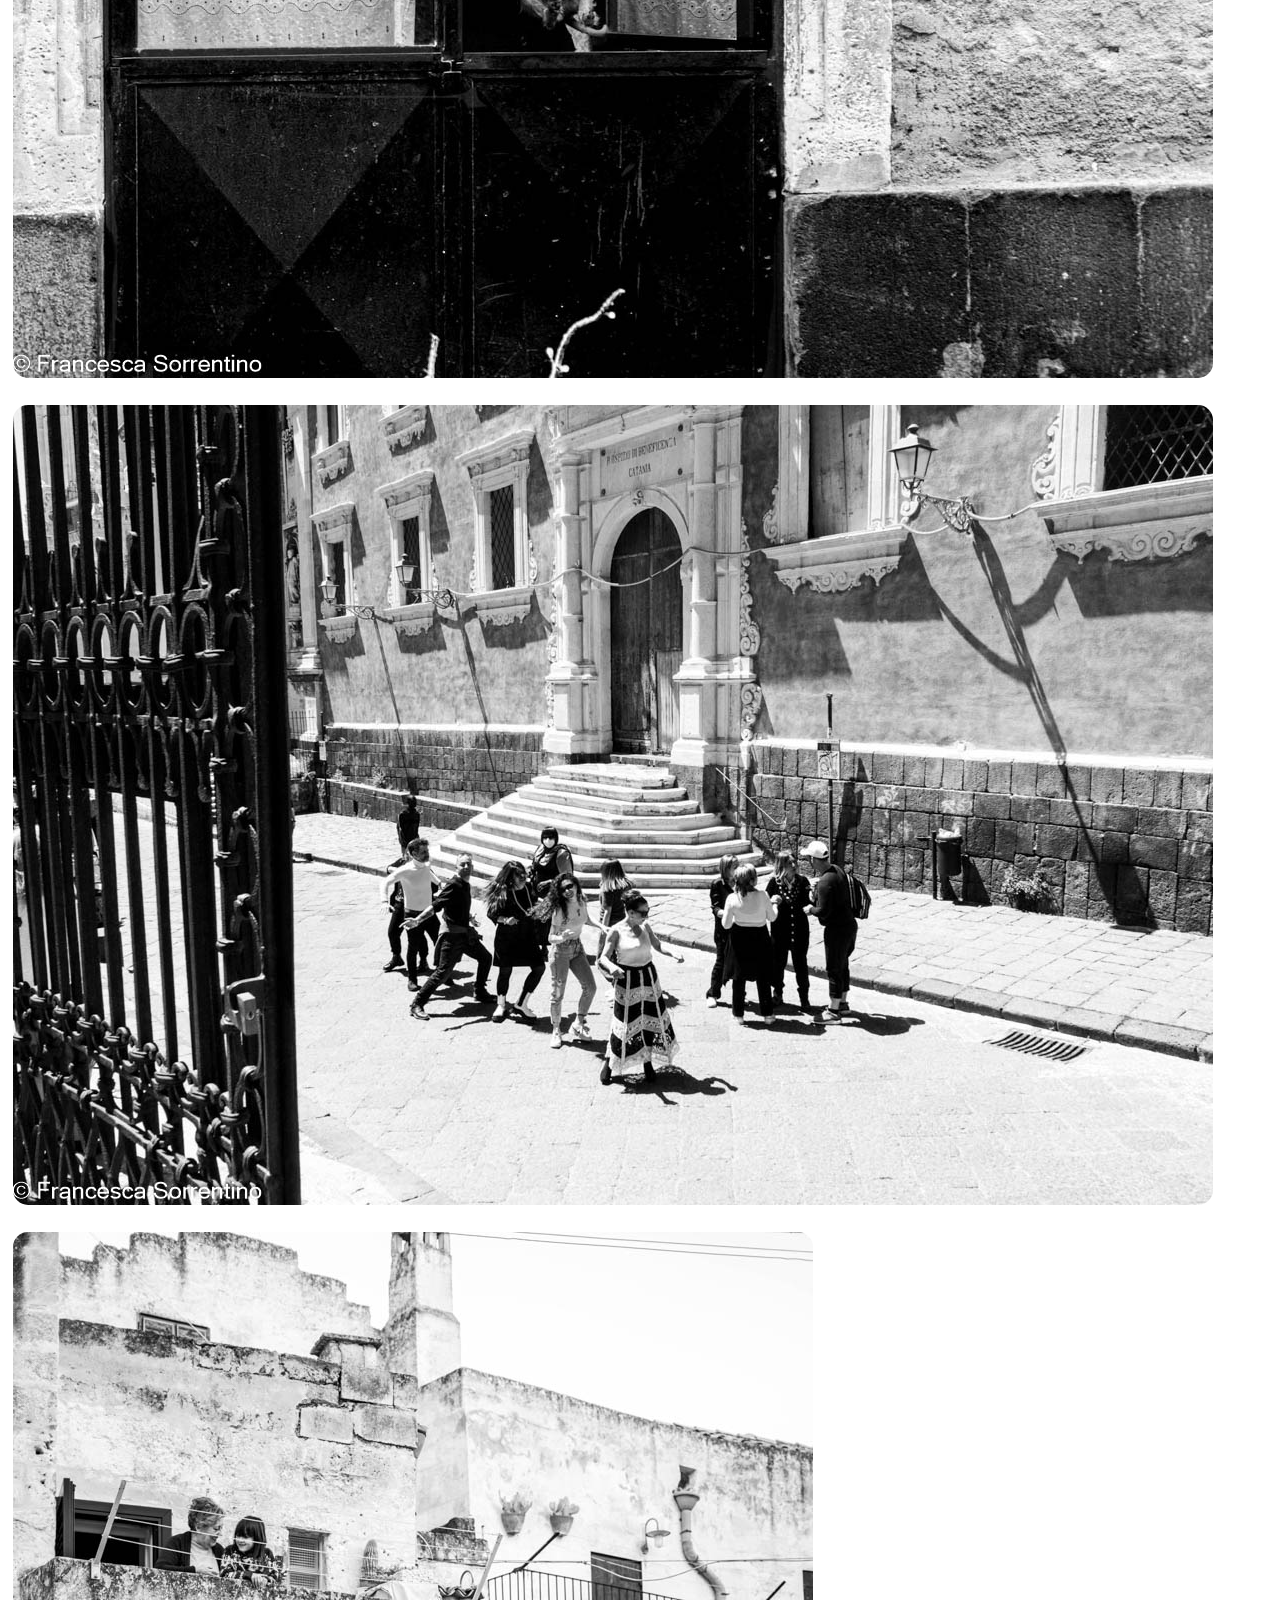
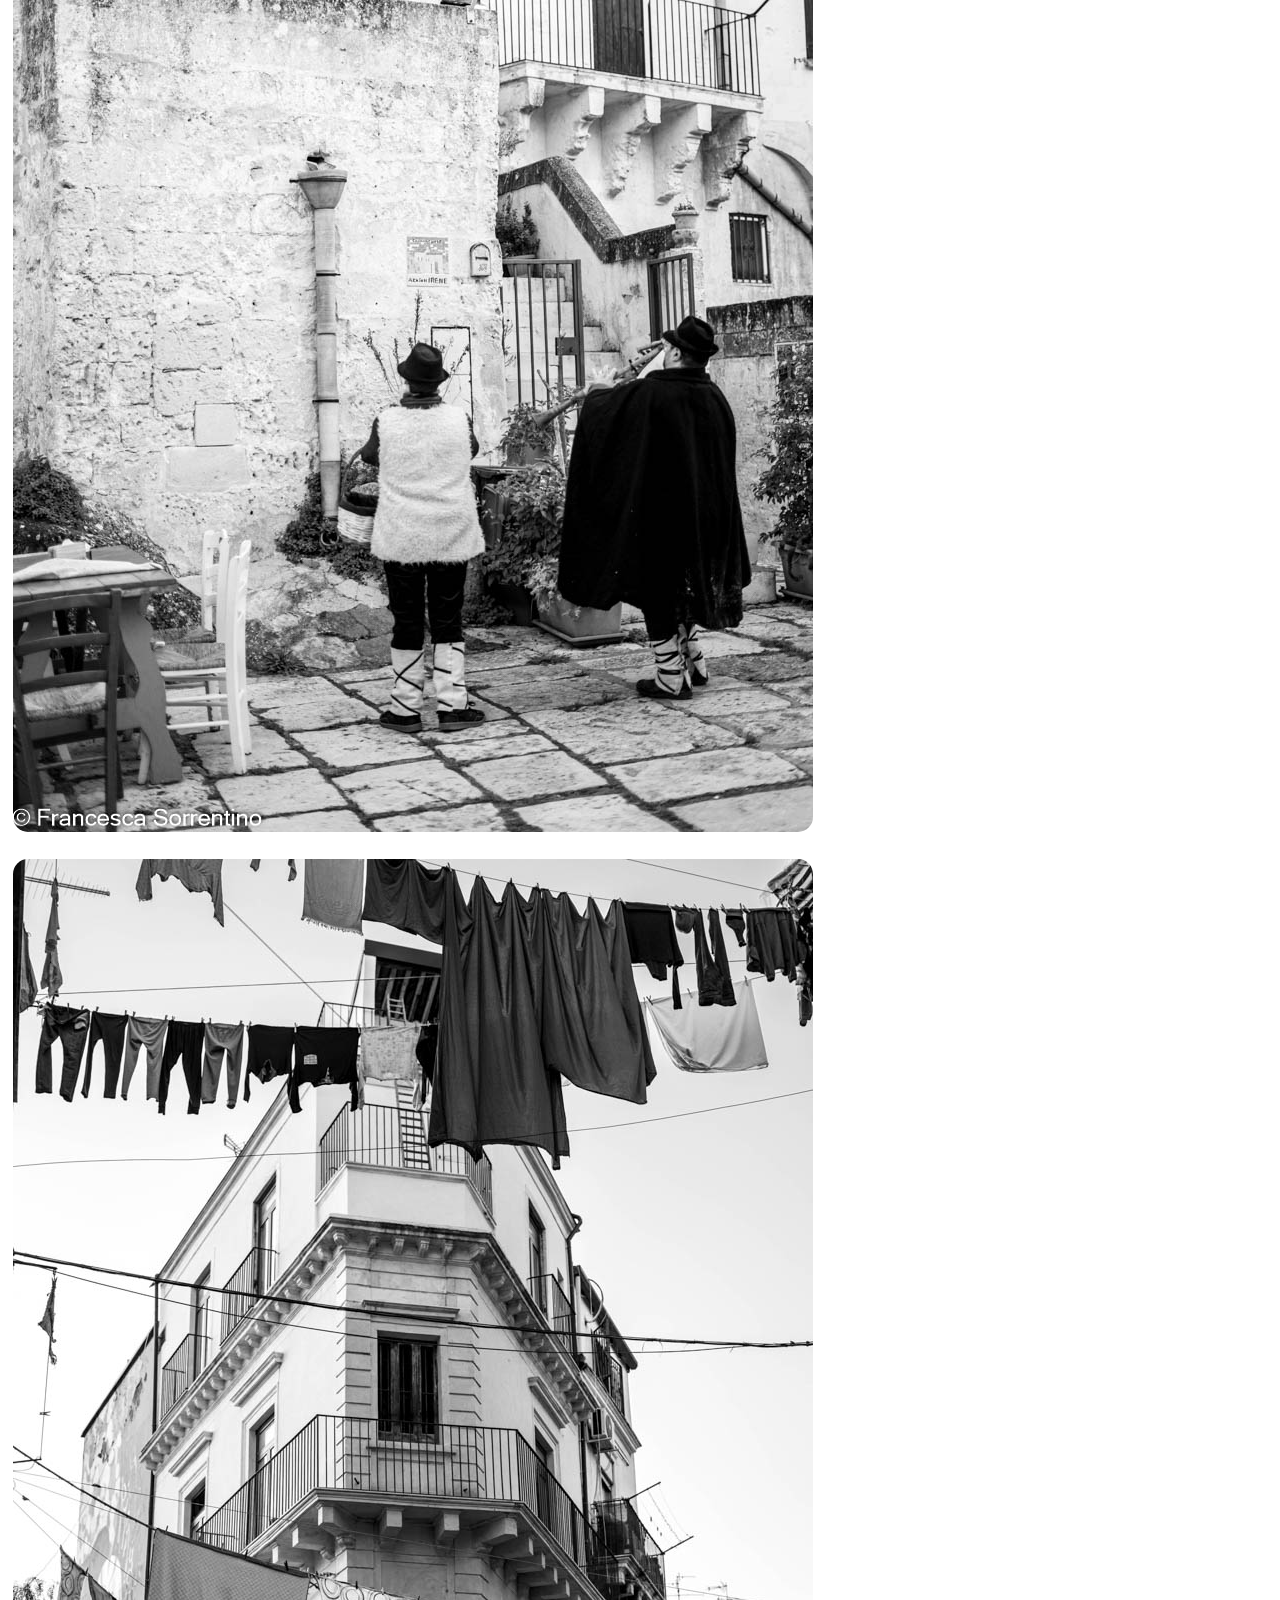
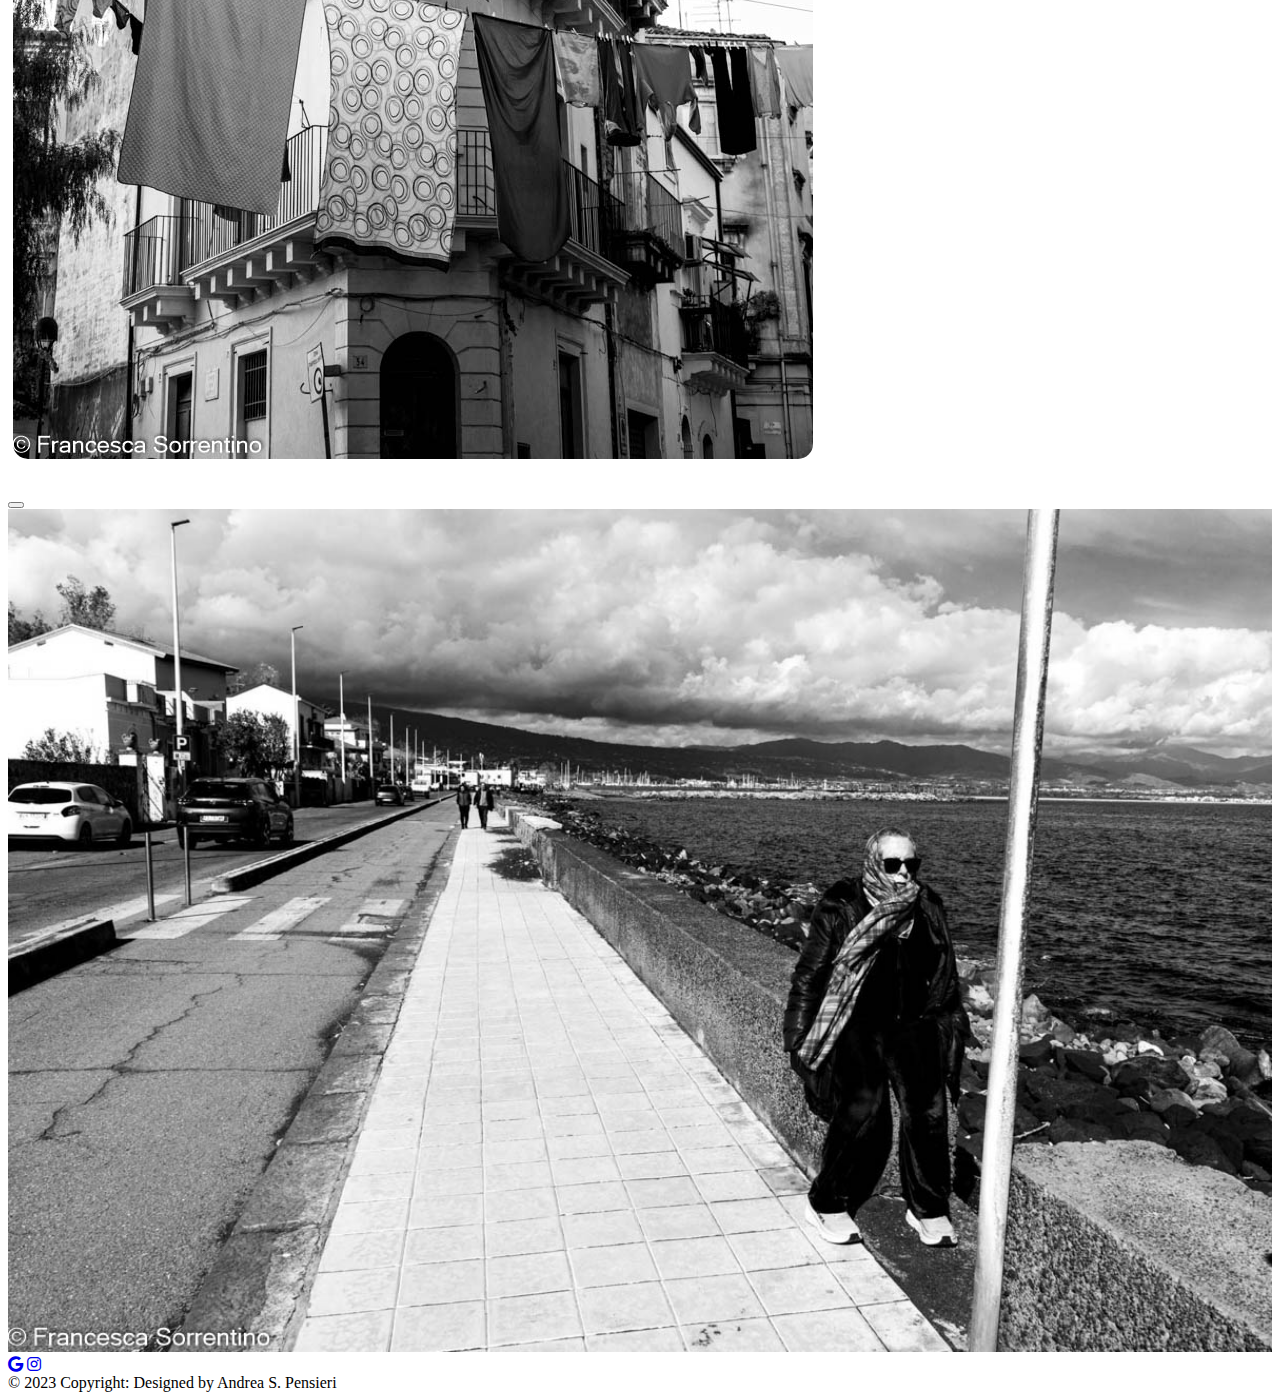
<file: street/index.html>
<!DOCTYPE html>
<html lang="en">
<head>
    <meta charset="UTF-8">
    <meta http-equiv="X-UA-Compatible" content="IE=edge">
    <meta name="viewport" content="width=device-width, initial-scale=1.0">
    <title>Francesca Sorrentino | Street</title>
    <meta name="description" content="Alcune foto di strada">
    <link rel="stylesheet" href="../assets/css/style2.css">
    <link href="https://cdn.jsdelivr.net/npm/bootstrap@5.3.0-alpha1/dist/css/bootstrap.min.css" rel="stylesheet" integrity="sha384-GLhlTQ8iRABdZLl6O3oVMWSktQOp6b7In1Zl3/Jr59b6EGGoI1aFkw7cmDA6j6gD" crossorigin="anonymous">

    <link rel="preconnect" href="https://fonts.googleapis.com">
    <link rel="preconnect" href="https://fonts.gstatic.com" crossorigin>
    <link href="https://fonts.googleapis.com/css2?family=Amatic+SC&display=swap" rel="stylesheet">
    <link href="https://fonts.googleapis.com/css2?family=Anton&family=Lobster&family=Rowdies:wght@300&display=swap" rel="stylesheet">

    <link rel="stylesheet" href="https://cdnjs.cloudflare.com/ajax/libs/font-awesome/6.0.0/css/all.min.css" integrity="sha512-9usAa10IRO0HhonpyAIVpjrylPvoDwiPUiKdWk5t3PyolY1cOd4DSE0Ga+ri4AuTroPR5aQvXU9xC6qOPnzFeg==" crossorigin="anonymous" referrerpolicy="no-referrer" />
</head>
<body>
    <nav class="navbar navbar-expand-lg bg-body-tertiary fixed-top pt-3 pb-3">
      <div class="container-fluid">
      <a class="navbar-brand fs-2" href="../index.html">Francesca<br>Sorrentino</a>
      <button class="navbar-toggler" type="button" data-bs-toggle="collapse" data-bs-target="#navbarNavAltMarkup" aria-controls="navbarNavAltMarkup" aria-expanded="false" aria-label="Toggle navigation">
        <span class="navbar-toggler-icon"></span>
      </button>
      <div class="collapse navbar-collapse fs-4" id="navbarNavAltMarkup">
        <div class="navbar-nav text-center ms-auto">
          <a class="nav-link active" aria-current="page" href="../index.html">Home</a>
          <a class="nav-link" href="../about/index.html">About</a>
        </div>
      </div>
    </div>
    </nav>
<main>
  <section class="gallery">
    <div class="container-fluid">
        <div class="row g-2 row-cols-1 row-cols-md-3">
          <div class="col">
                  <div class="img-container">
                  <img class="gallery-item" src="../assets/img/street-1.jpg" alt="Una foto di strada">
                  </div>
          </div>
          <div class="col">
                  <div class="img-container">
                  <img class="gallery-item" src="../assets/img/street-2.jpg" alt="Una foto di strada">
                  </div>
          </div>
          <div class="col">
                  <div class="img-container">
                  <img class="gallery-item" src="../assets/img/street-3.jpg" alt="Una foto di strada">
                  </div>
          </div>
          <div class="col">
                  <div class="img-container">
                  <img class="gallery-item" src="../assets/img/street-4.jpg" alt="Una foto di strada">
                  </div>
          </div>
          <div class="col">
                  <div class="img-container">
                  <img class="gallery-item" src="../assets/img/street-5.jpg" alt="Una foto di strada">
                  </div>
          </div>
          <div class="col">
                  <div class="img-container">
                  <img class="gallery-item" src="../assets/img/street-6.jpg" alt="Una foto di strada">
                  </div>
          </div>
          <div class="col">
                  <div class="img-container">
                  <img class="gallery-item" src="../assets/img/street-7.jpg" alt="Una foto di strada">
                  </div>
          </div>
          <div class="col">
                  <div class="img-container">
                  <img class="gallery-item" src="../assets/img/street-11.jpg" alt="Una foto di strada">
                  </div>
          </div>
          <div class="col">
                  <div class="img-container">
                  <img class="gallery-item" src="../assets/img/street-9.jpg" alt="Una foto di strada">
                  </div>
          </div>
          <div class="col">
                  <div class="img-container">
                  <img class="gallery-item" src="../assets/img/street-10.jpg" alt="Una foto di strada">
                  </div>
          </div>
          <div class="col">
                  <div class="img-container">
                  <img class="gallery-item" src="../assets/img/street-8.jpg" alt="Una foto di strada">
                  </div>
          </div>
        </div>
    </div>
  </section>
  <div class="modal fade" id="gallery-modal" tabindex="-1" aria-labelledby="exampleModalLabel" aria-hidden="true">
  <div class="modal-dialog modal-dialog-centered modal-lg">
    <div class="modal-content">
      <div class="modal-header">
        <button type="button" class="btn-close" data-bs-dismiss="modal" aria-label="Close"></button>
      </div>
      <div class="modal-body">
        <img src="../assets/img/street-1.jpg" class="modal-img" alt="modal img matrimonio">
      </div>
    </div>
  </div>
</div>
</main>
<footer class="text-center">
  <div class="container pt-4">
    <section class="mb-4">
      <a
        class="btn btn-link btn-floating btn-lg text-white m-1"
        href="mailto:francescasorrentinofoto@gmail.com"
        role="button"
        data-mdb-ripple-color="dark"
        ><i class="fab fa-google"></i
      ></a>
      <a
        class="btn btn-link btn-floating btn-lg text-white m-1"
        href="https://www.instagram.com/p/CafqqZOIcry/?hl=it"
        role="button"
        data-mdb-ripple-color="dark"
        ><i class="fab fa-instagram"></i
      ></a>
    </section>
  </div>
  <div class="text-center text-white p-3">
    © 2023 Copyright: Designed by Andrea S. Pensieri
  </div>
</footer>
<script src="https://cdn.jsdelivr.net/npm/bootstrap@5.3.0-alpha1/dist/js/bootstrap.bundle.min.js" integrity="sha384-w76AqPfDkMBDXo30jS1Sgez6pr3x5MlQ1ZAGC+nuZB+EYdgRZgiwxhTBTkF7CXvN" crossorigin="anonymous"></script>
<script src="../assets/js/main.js"></script>
</body>
</html>
</file>
<file: assets/css/style.css>
.container-md a, .container-fluid a {
    font-family: 'Anton', sans-serif;
    line-height: 1;
    color: rgb(125, 97, 97);
    text-transform: uppercase;
}
.container-md a:hover, container-fluid a:hover {
  transition: 1s;
}
.navbar-nav a {
    text-transform: none;
    font-family: 'Amatic SC', cursive;
    font-weight: 900;
    text-transform: lowercase;
}
.gallery {
    padding: 150px 20px 50px;
}
@media screen and (max-width: 768px){
  .gallery{
    padding: 100px 5px 10px;
  }
}
img {
    max-width: 100%;
}
.gallery img {
    padding: 5px;
    border-radius: 20px;
}
.centered {
  position: absolute;
  top: 50%;
  left: 50%;
  transform: translate(-50%, -50%);
  font-family: 'Anton', sans-serif;
  font-weight: 500;
  font-size: calc(30px + (60 - 30) * ((100vw - 320px)/ (1600 - 320)));
}
.img-container {
  position: relative;
  transform: scale(1);
  transition: 0.9s;
}
.img-overlay {
  position: absolute;
  top: 5px;
  right: 5px;
  bottom: 5px;
  left: 5px;
  background-image: linear-gradient(rgba(0, 0, 0, 0.3), rgba(0, 0, 0, 0.4));
  border-radius: 15px;
}
.img-container > .img_link {
  cursor: pointer;
  color: white;
}
.img-container:hover {
  transform: scale(1.05);
  transition: transform 0.9s ease-in-out;
}
.about {
  font-family: 'Cookie', cursive;
  padding: 150px 50px 50px;
  font-size: calc(25px + (35 - 25) * ((100vw - 320px)/ (1600 - 320)));
}
.about-img {
  filter: grayscale(10);
  border-radius: 10px;
}
@media screen and (max-width: 768px) {
  .about {
    padding: 100px 15px 20px;
  }
}
</file>
<file: assets/css/style2.css>
.container-fluid a {
    font-family: 'Anton', sans-serif;
    line-height: 1;
    color: rgb(125, 97, 97);
    text-transform: uppercase;
}
.container-fluid a:hover {
  transition: 1s;
}
.gallery {
  padding: 120px 0 10px;
}
.navbar-nav a {
    text-transform: none;
    font-family: 'Amatic SC', cursive;
    font-weight: 900;
    text-transform: lowercase;
}
.img-container {
  position: relative;
  color: white;
  font-size: 70px;
  transform: scale(1);
  transition: 0.9s;
}
img {
    max-width: 100%;
    cursor: pointer;
}
.gallery img {
    padding: 5px;
    border-radius: 20px;
}
#gallery-modal .modal-img {
  width: 100%;
}
</file>
